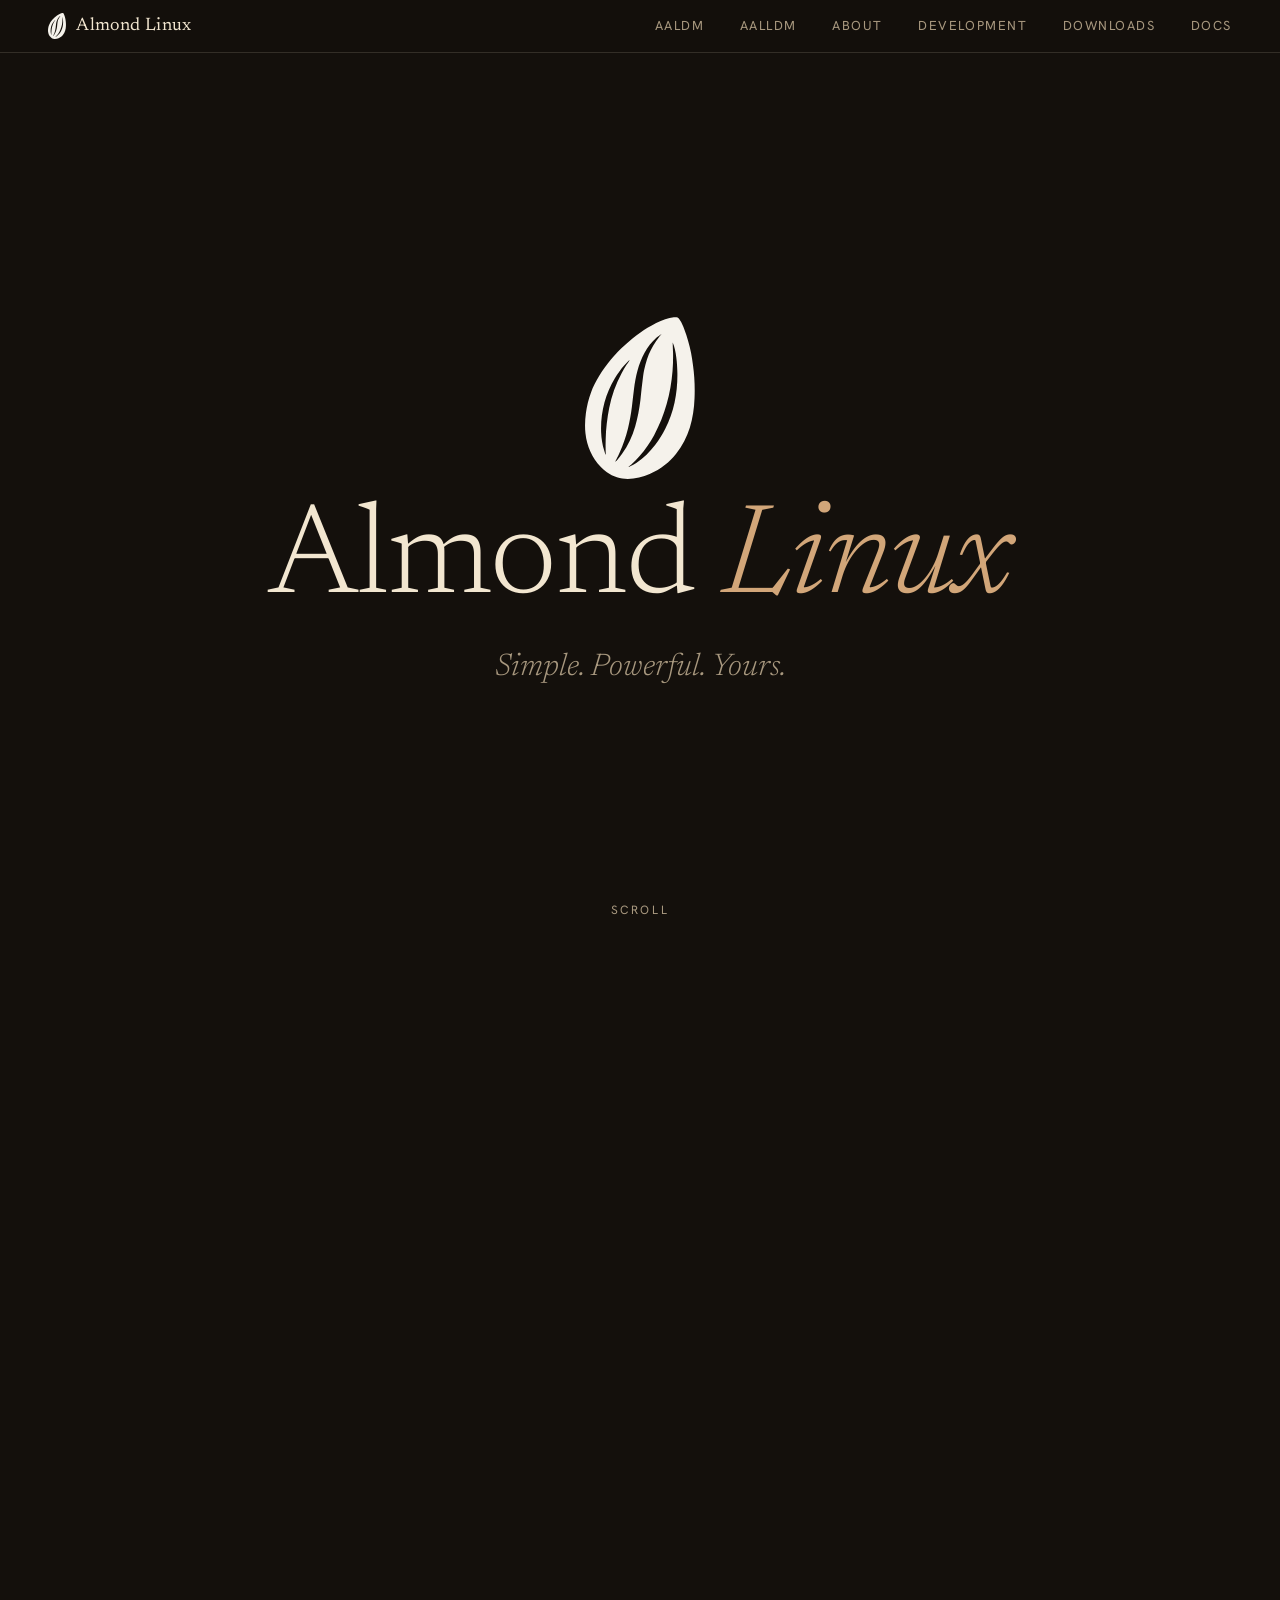
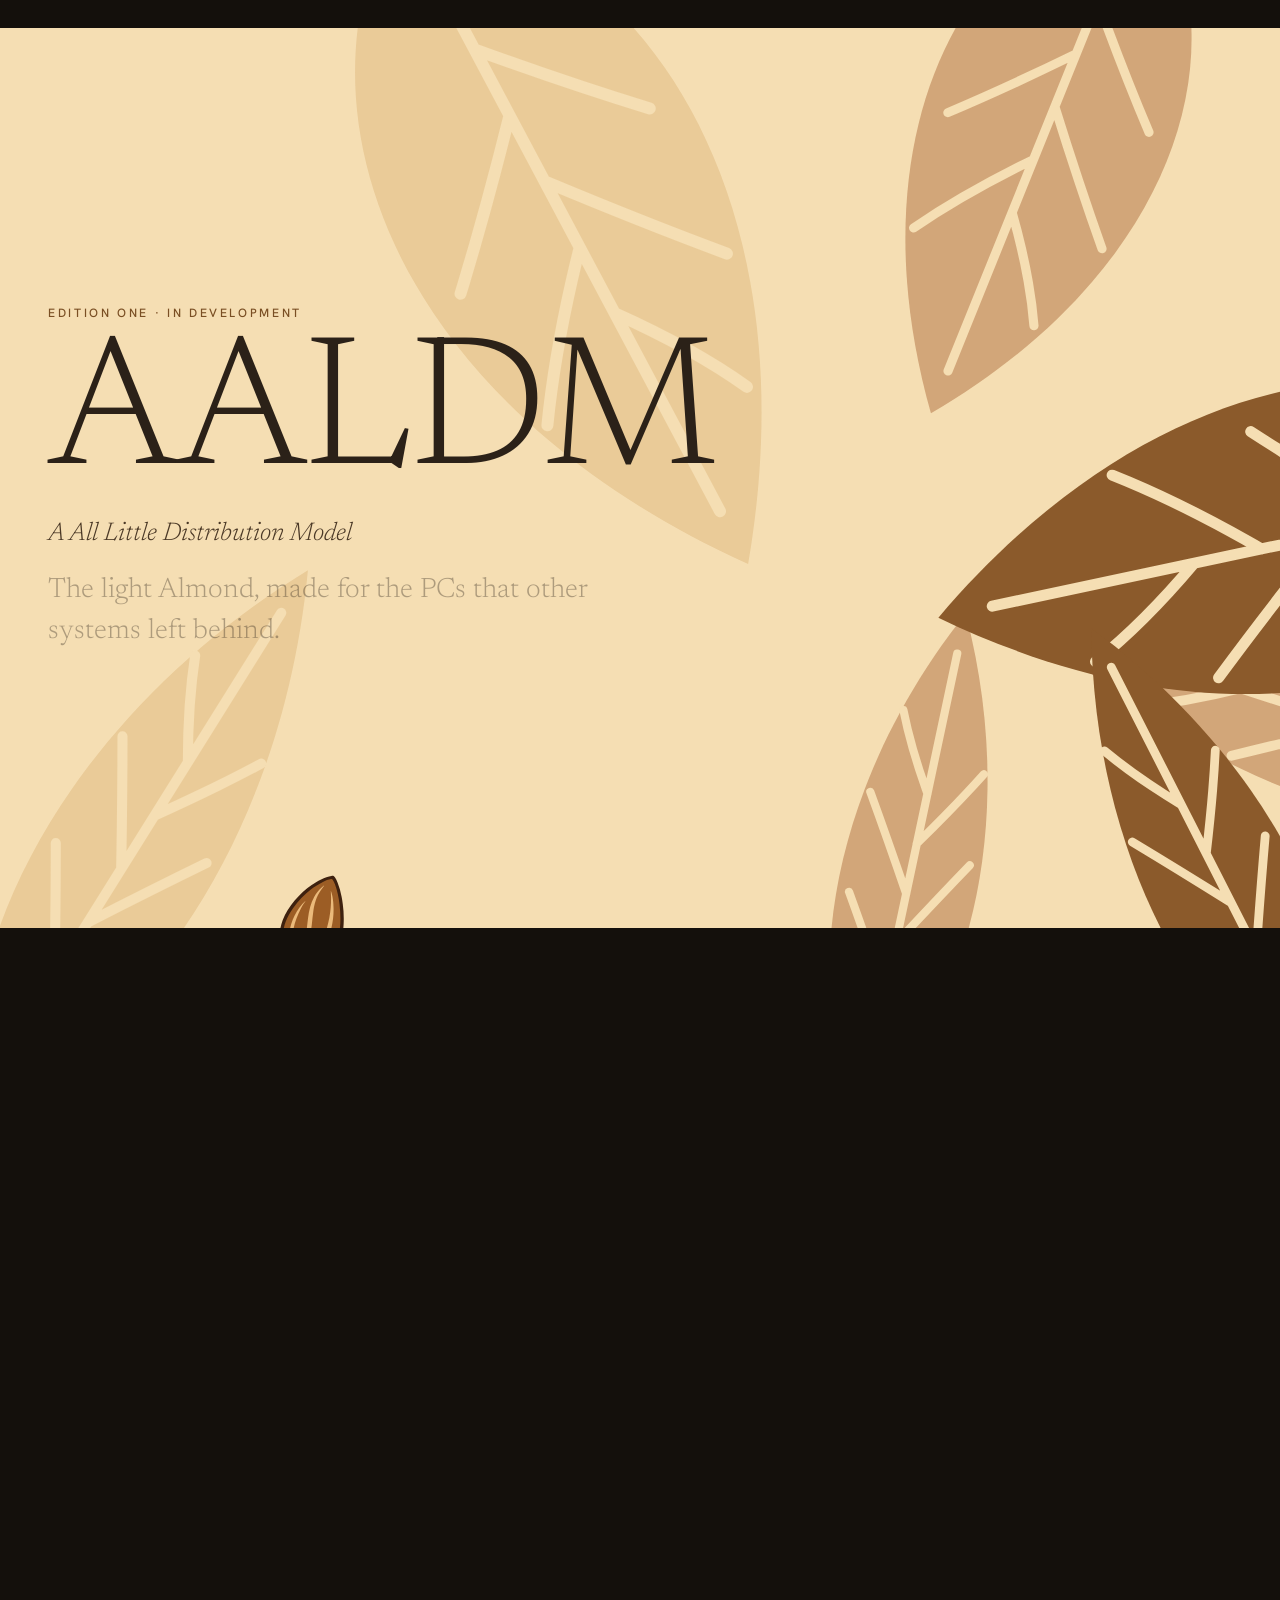
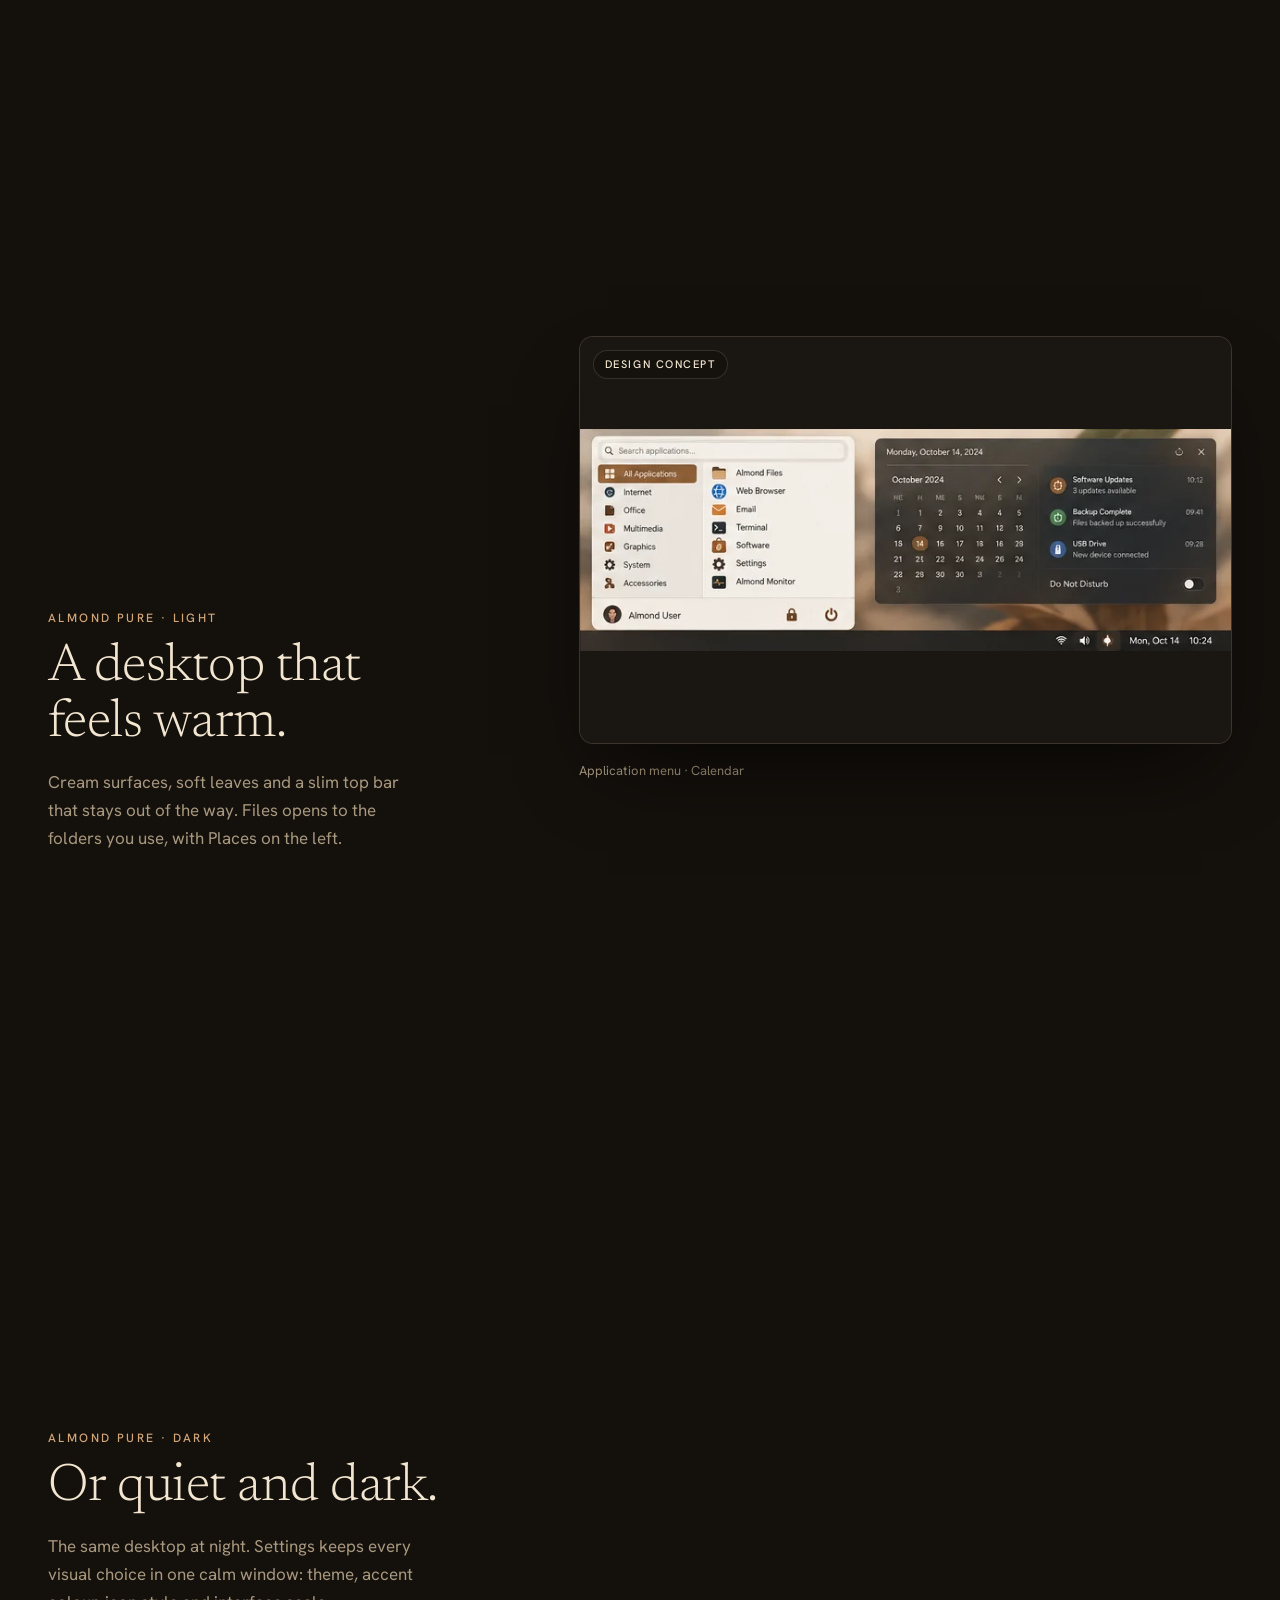
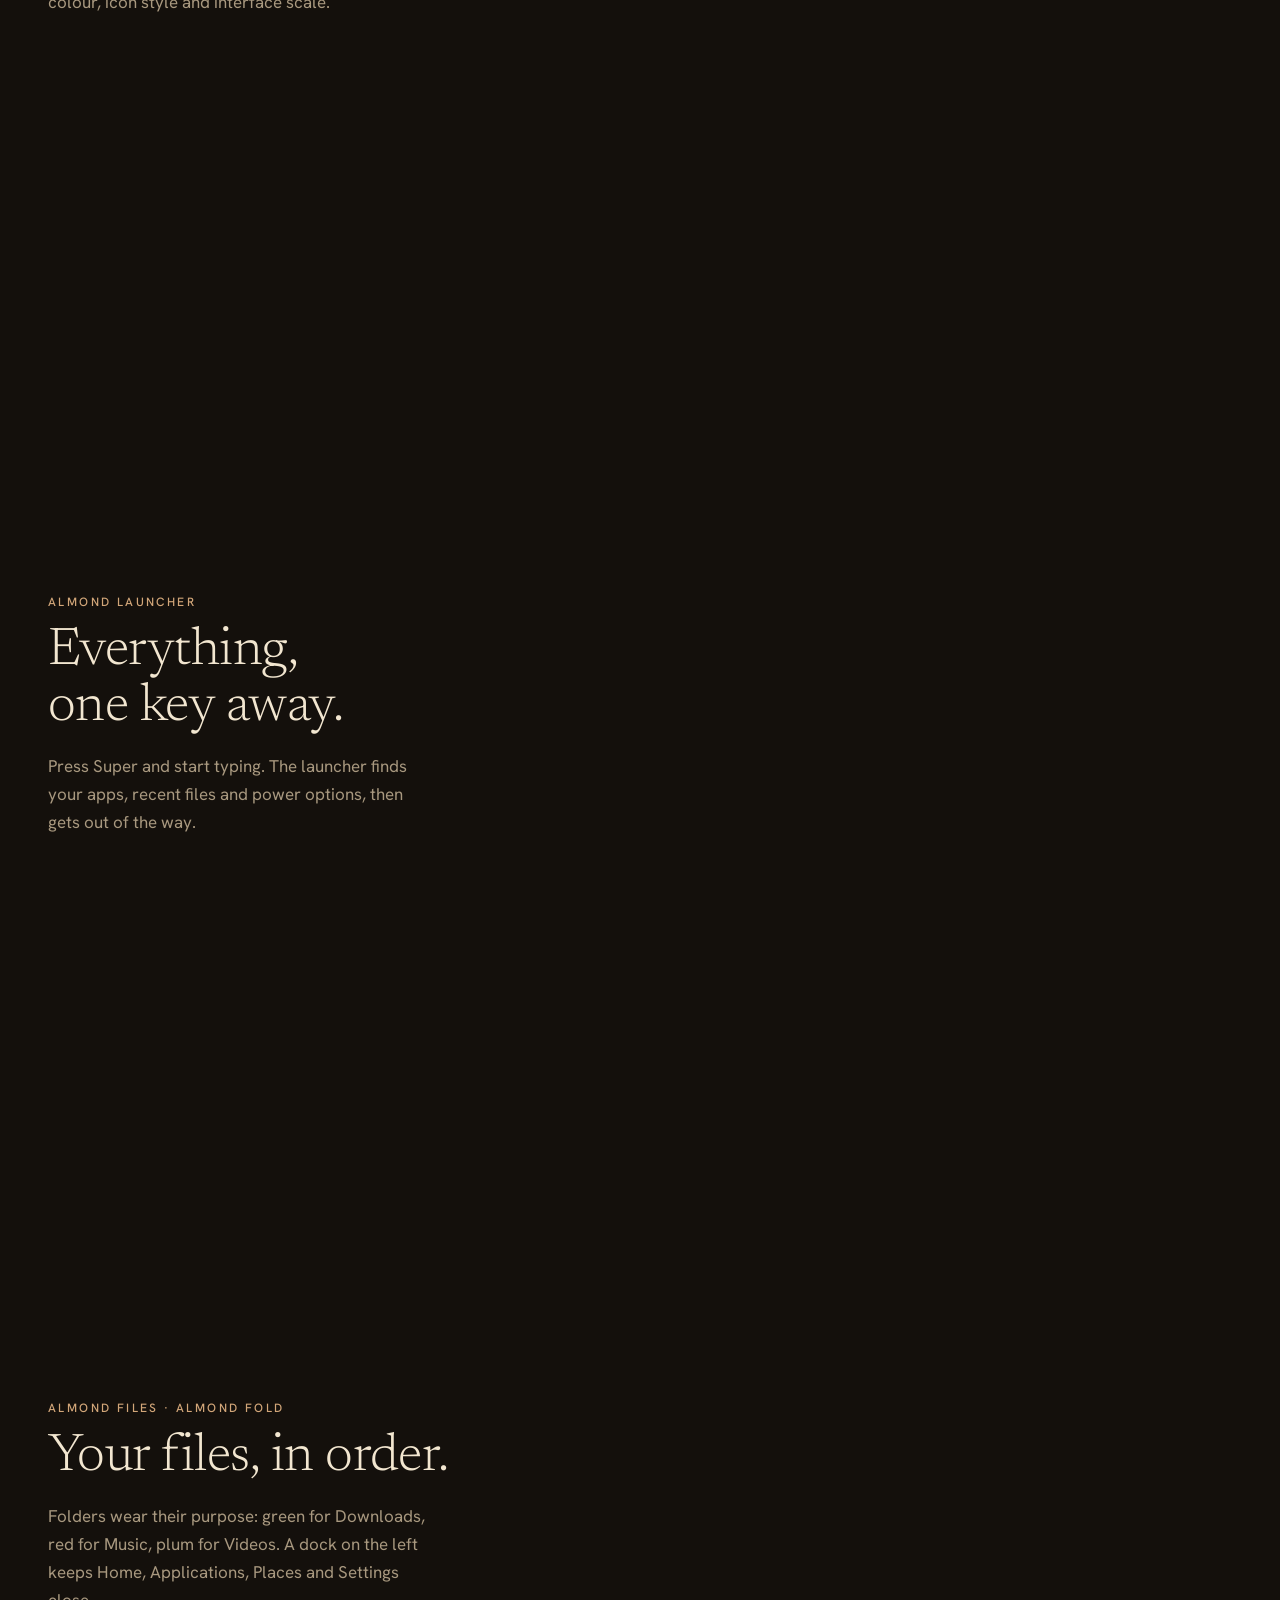
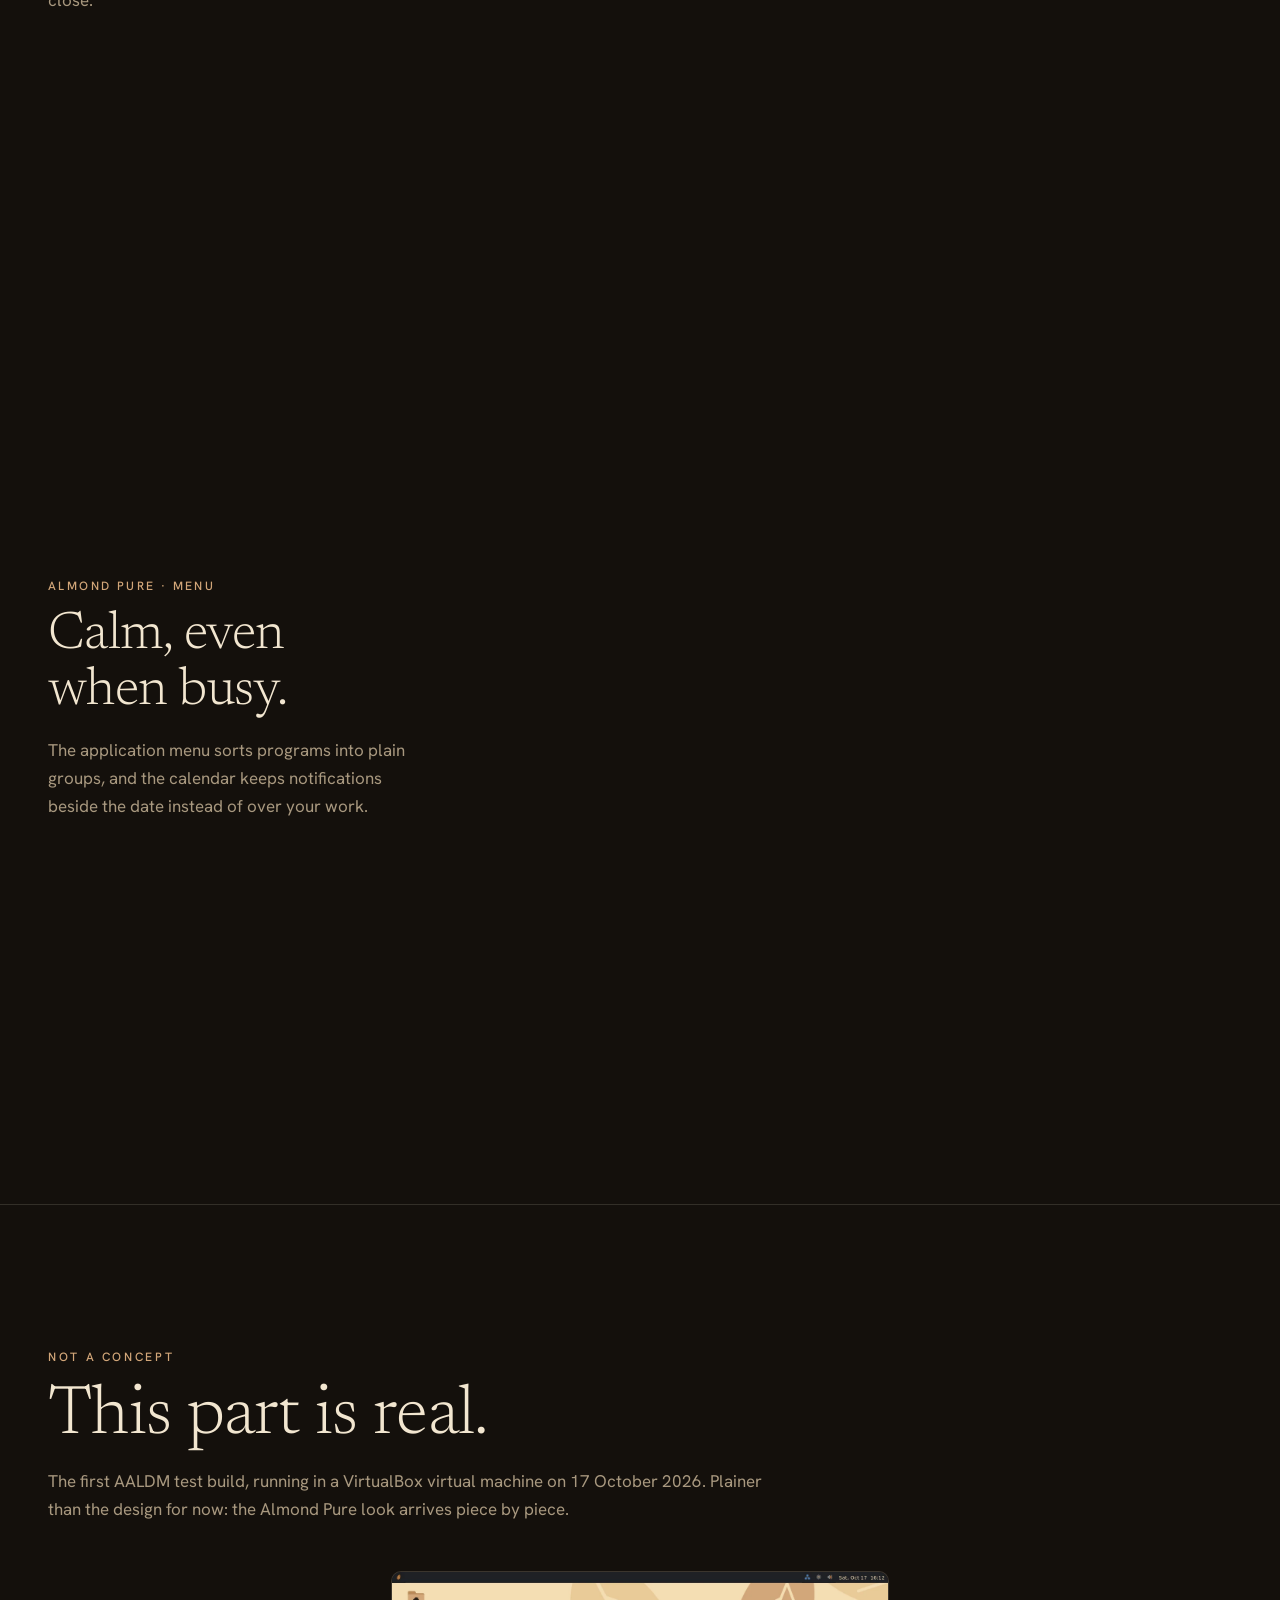
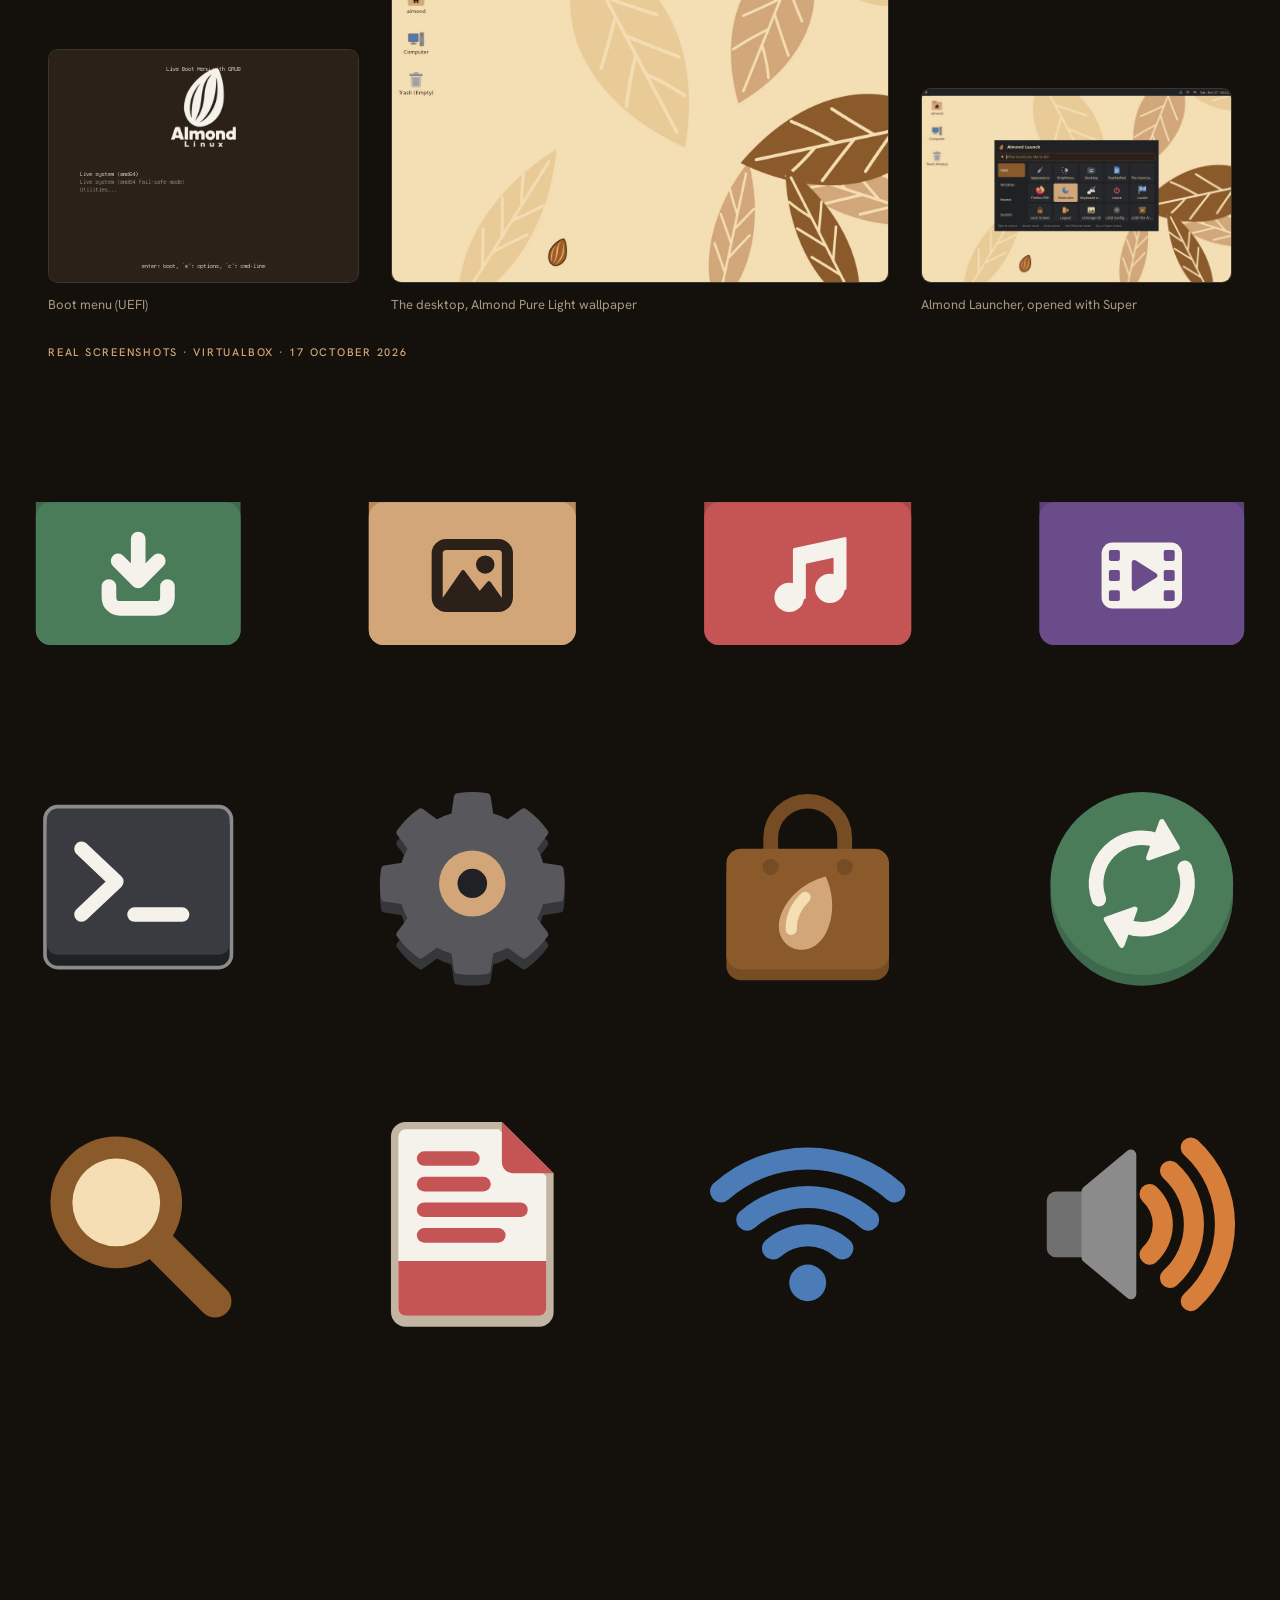
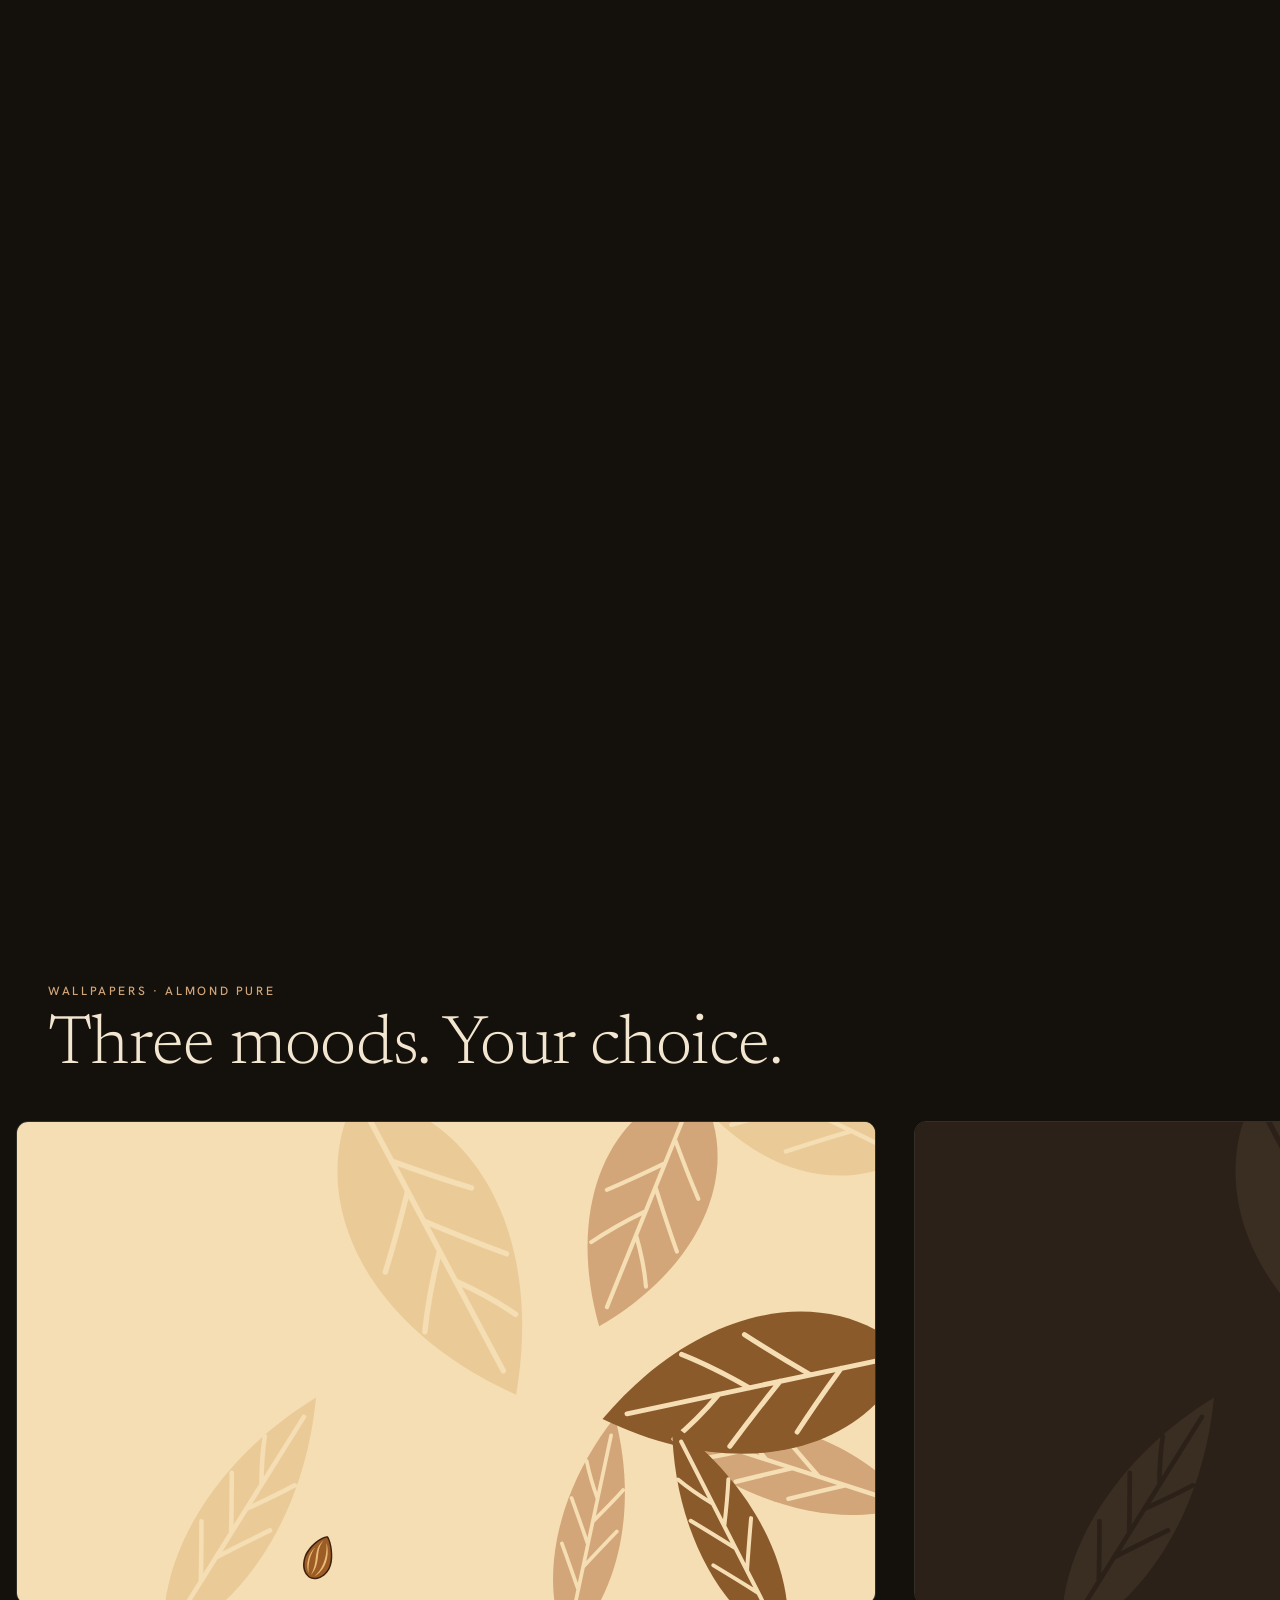
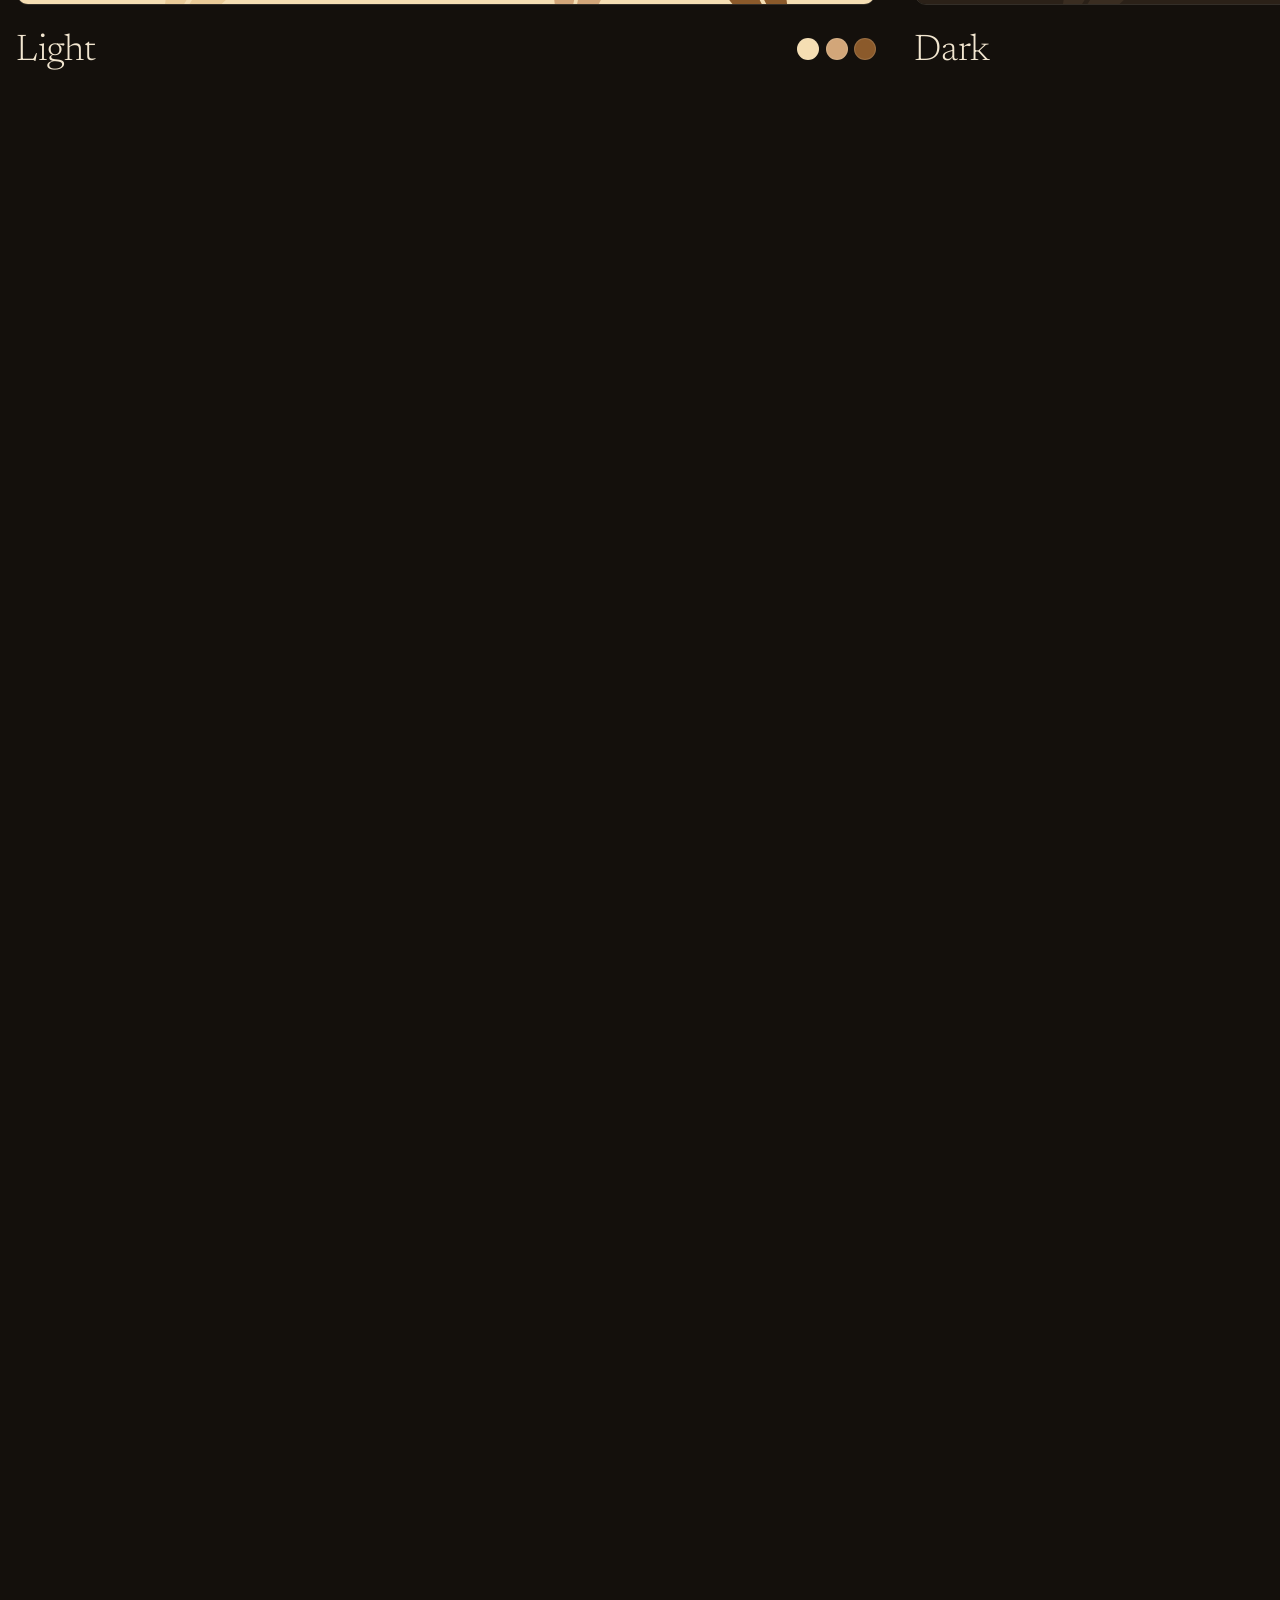
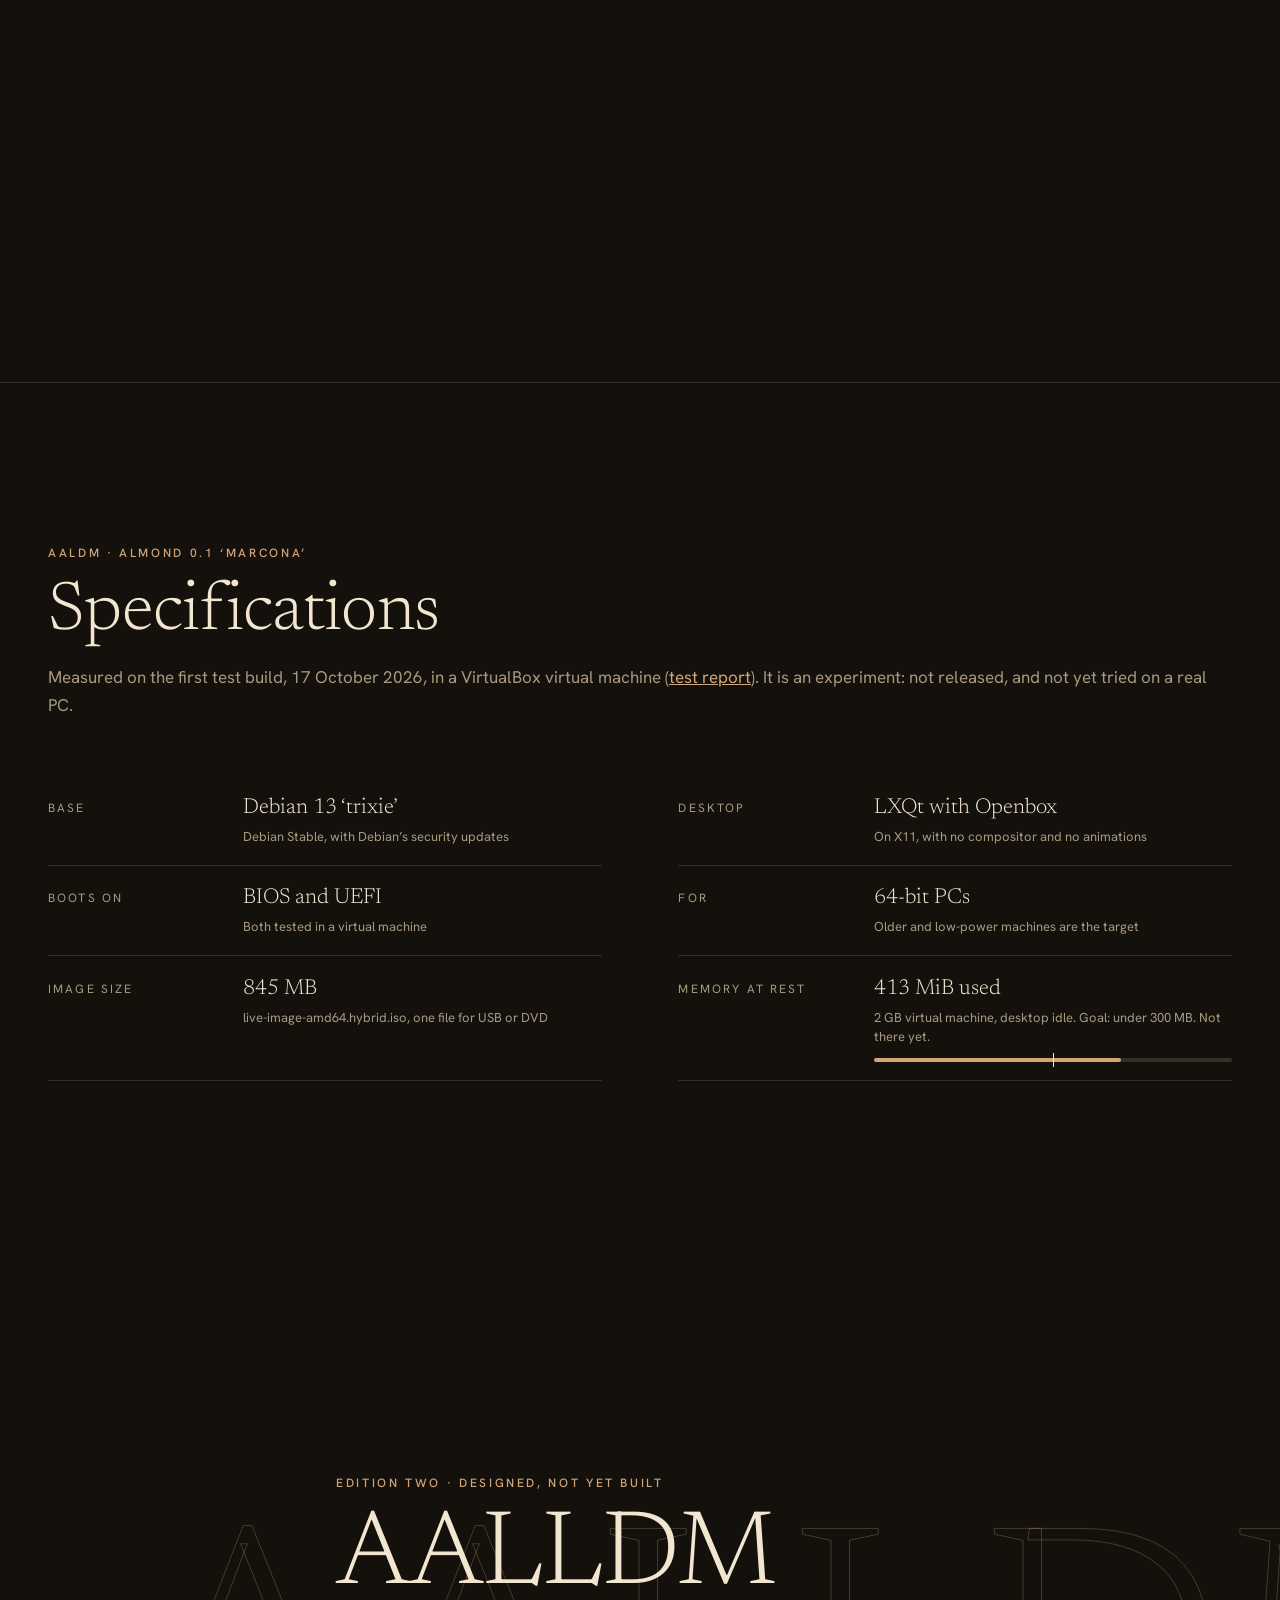
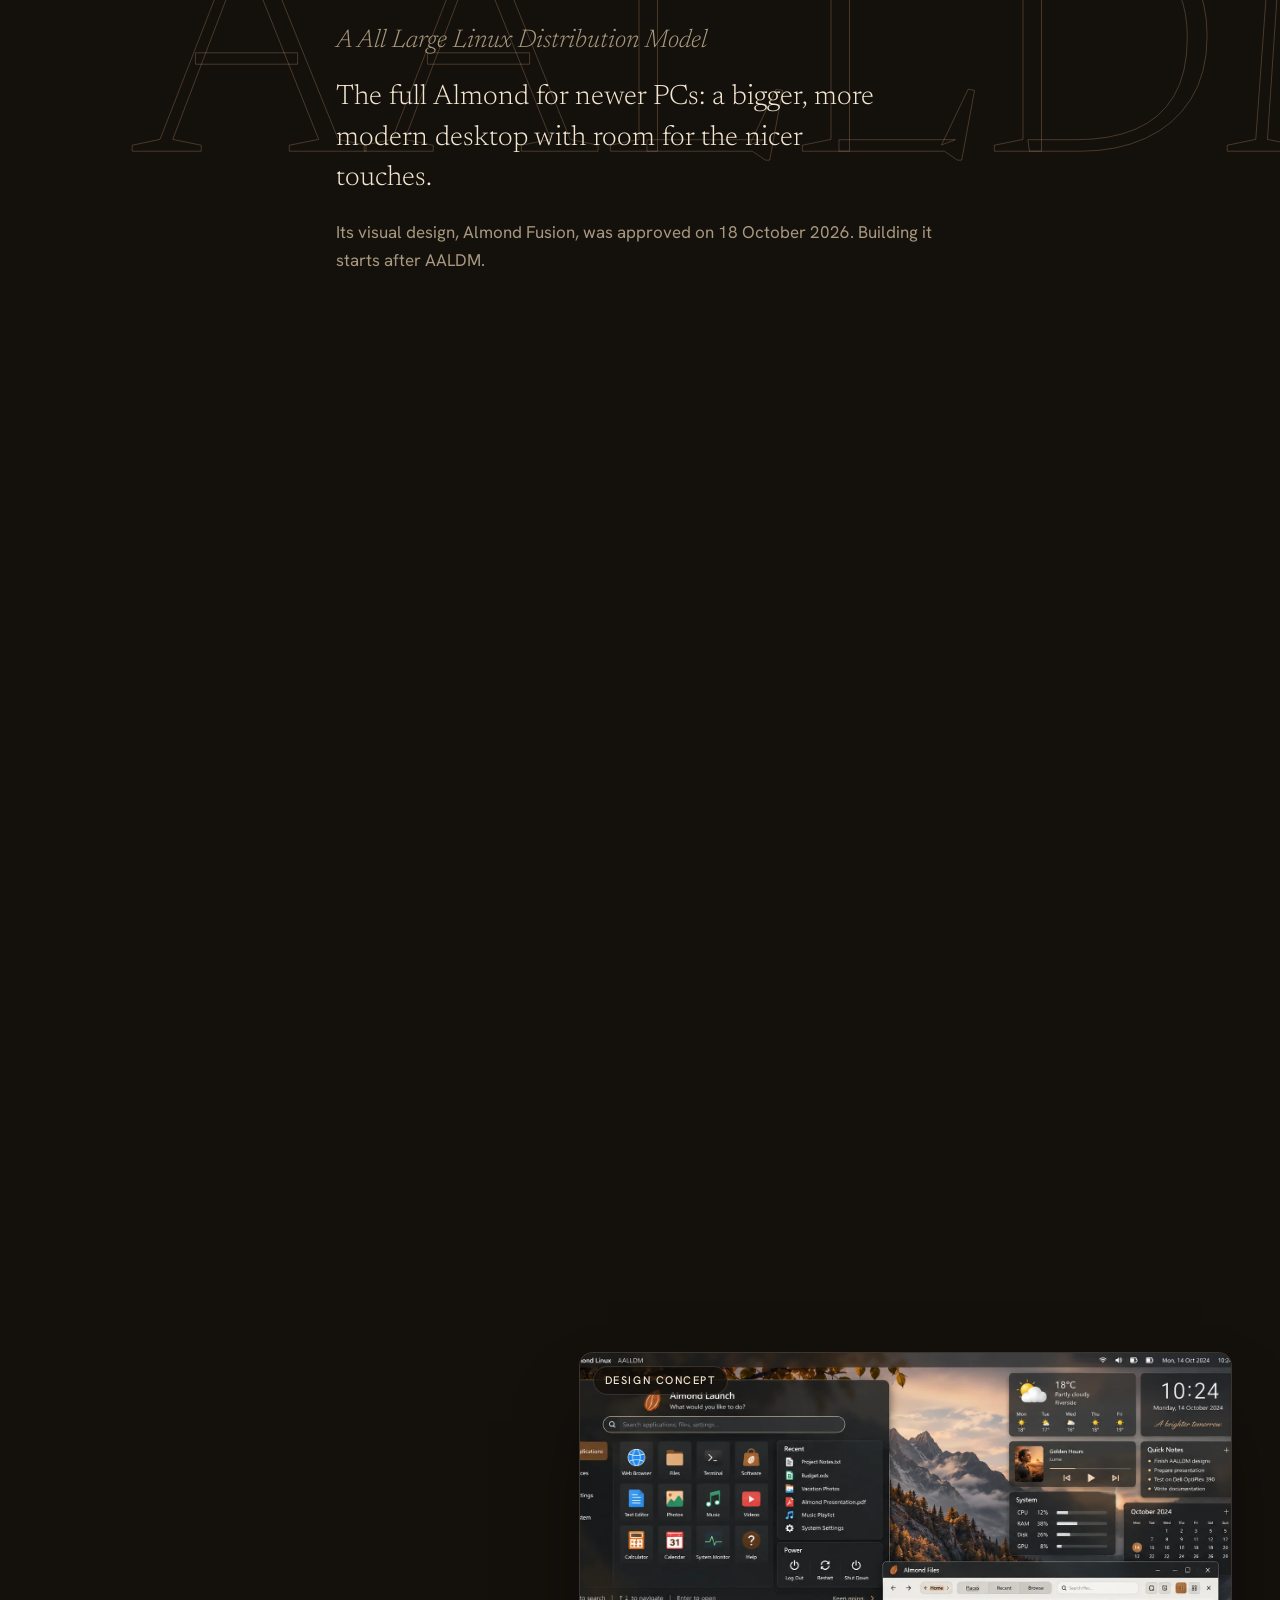
<file: index.html>
<!doctype html>
<html lang="en">
<head>
<meta charset="utf-8">
<meta name="viewport" content="width=device-width, initial-scale=1, viewport-fit=cover">
<title>Almond Linux – Simple. Powerful. Yours.</title>
<meta name="description" content="Almond Linux is an independent Linux distribution project in two editions: AALDM for older 64-bit PCs and AALLDM for newer ones. Early development; nothing released yet.">
<meta name="theme-color" content="#14100c">
<meta name="color-scheme" content="dark">
<script>document.documentElement.classList.add('js')</script>
<link rel="icon" href="favicon.ico?v=2" sizes="48x48">
<link rel="icon" type="image/svg+xml" href="favicon.svg?v=2">
<link rel="icon" type="image/png" sizes="32x32" href="assets/images/favicon-32.png?v=2">
<link rel="apple-touch-icon" sizes="180x180" href="apple-touch-icon.png?v=2">
<link rel="mask-icon" href="safari-pinned-tab.svg?v=2" color="#8B5A2B">
<link rel="manifest" href="site.webmanifest?v=2">
<meta property="og:type" content="website">
<meta property="og:title" content="Almond Linux – Simple. Powerful. Yours.">
<meta property="og:description" content="An independent Linux distribution project in two editions, AALDM and AALLDM. Early development.">
<meta property="og:image" content="https://almondlinux.github.io/assets/images/og-image.png">
<meta property="og:image:alt" content="The Almond Linux logo: a brown almond above the words Almond Linux">
<meta name="twitter:card" content="summary_large_image">
<link rel="preload" href="assets/fonts/newsreader-latin-300-normal.woff2" as="font" type="font/woff2" crossorigin>
<link rel="stylesheet" href="assets/css/showcase.css">
<script src="assets/js/showcase.js" defer></script>
</head>
<body>
<a class="skip" href="#main">Skip to content</a>
<header class="bar">
  <div class="wrap">
    <a class="brand" href="index.html"><img src="assets/showcase/svg/almond-mark-mono-light.svg" alt="" width="18" height="26">Almond Linux</a>
    <nav aria-label="Main">
      <a href="#aaldm">AALDM</a>
      <a href="#aalldm">AALLDM</a>
      <a href="about.html">About</a>
      <a class="opt" href="development.html">Development</a>
      <a class="opt" href="downloads.html">Downloads</a>
      <a class="opt" href="docs.html">Docs</a>
    </nav>
  </div>
</header>

<main id="main">
  <section class="hero" id="top" data-p>
    <div class="stage">
      <div class="glow"></div>
      <div class="inner wrap">
        <img class="mark" src="assets/showcase/svg/almond-mark-mono-light.svg" alt="The Almond Linux mark" width="110" height="161">
        <h1>Almond <em>Linux</em></h1>
        <p class="sub">Simple. Powerful. Yours.</p>
      </div>
      <p class="scroll-cue">Scroll</p>
    </div>
  </section>

  <section class="opener" id="aaldm" data-p>
    <div class="stage">
      <img class="wall" src="assets/showcase/svg/almond-pure-light.svg" alt="" width="1920" height="1080">
      <div class="copy wrap">
        <p class="eyebrow">Edition one · in development</p>
        <h2>AALDM</h2>
        <p class="expansion">A All Little Distribution Model</p>
        <p class="lede">The light Almond, made for the PCs that other systems left behind.</p>
      </div>
    </div>
  </section>

  <section class="story" aria-label="Almond Pure, the look of AALDM">
    <div class="wrap grid">
      <div class="steps">
        <article class="step" data-shot="0" data-name="Almond Pure Light">
          <p class="num">ALMOND PURE · LIGHT</p>
          <h3>A desktop that feels warm.</h3>
          <p>Cream surfaces, soft leaves and a slim top bar that stays out of the way. Files opens to the folders you use, with Places on the left.</p>
          <figure class="inline-shot"><span class="chip">Design concept</span><img src="assets/showcase/img/pure-light-desktop.webp" alt="Design concept: Almond Pure Light desktop with the Files window" width="704" height="402" loading="lazy"></figure>
        </article>
        <article class="step" data-shot="1" data-name="Almond Pure Dark · Settings">
          <p class="num">ALMOND PURE · DARK</p>
          <h3>Or quiet and dark.</h3>
          <p>The same desktop at night. Settings keeps every visual choice in one calm window: theme, accent colour, icon style and interface scale.</p>
          <figure class="inline-shot"><span class="chip">Design concept</span><img src="assets/showcase/img/pure-dark-settings.webp" alt="Design concept: Almond Pure Dark desktop with Settings open on Appearance" width="704" height="378" loading="lazy"></figure>
        </article>
        <article class="step" data-shot="2" data-name="Almond Launcher">
          <p class="num">ALMOND LAUNCHER</p>
          <h3>Everything, one key away.</h3>
          <p>Press Super and start typing. The launcher finds your apps, recent files and power options, then gets out of the way.</p>
          <figure class="inline-shot"><span class="chip">Design concept</span><img src="assets/showcase/img/launcher.webp" alt="Design concept: the Almond Launcher with apps, recent files and power controls" width="552" height="384" loading="lazy"></figure>
        </article>
        <article class="step" data-shot="3" data-name="Almond Files · Almond Fold">
          <p class="num">ALMOND FILES · ALMOND FOLD</p>
          <h3>Your files, in order.</h3>
          <p>Folders wear their purpose: green for Downloads, red for Music, plum for Videos. A dock on the left keeps Home, Applications, Places and Settings close.</p>
          <figure class="inline-shot"><span class="chip">Design concept</span><img src="assets/showcase/img/pure-dark-desktop.webp" alt="Design concept: dark Almond desktop with a side dock and the Files window" width="898" height="465" loading="lazy"></figure>
        </article>
        <article class="step" data-shot="4" data-name="Application menu · Calendar">
          <p class="num">ALMOND PURE · MENU</p>
          <h3>Calm, even when busy.</h3>
          <p>The application menu sorts programs into plain groups, and the calendar keeps notifications beside the date instead of over your work.</p>
          <figure class="inline-shot"><span class="chip">Design concept</span><img src="assets/showcase/img/pure-menu-calendar.webp" alt="Design concept: application menu and calendar with notifications" width="704" height="240" loading="lazy"></figure>
        </article>
      </div>
      <div class="frame-col" aria-hidden="true">
        <div class="frame">
          <span class="chip">Design concept</span>
          <div class="screen">
            <img class="on" src="assets/showcase/img/pure-light-desktop.webp" alt="" width="704" height="402">
            <img src="assets/showcase/img/pure-dark-settings.webp" alt="" width="704" height="378">
            <img class="contain" src="assets/showcase/img/launcher.webp" alt="" width="552" height="384">
            <img src="assets/showcase/img/pure-dark-desktop.webp" alt="" width="898" height="465">
            <img class="contain" src="assets/showcase/img/pure-menu-calendar.webp" alt="" width="704" height="240">
          </div>
          <p class="caption">Almond Pure Light</p>
        </div>
      </div>
    </div>
  </section>


  <section class="real" aria-labelledby="h-real">
    <div class="wrap">
      <div class="real-head">
        <p class="eyebrow">Not a concept</p>
        <h2 id="h-real">This part is real.</h2>
        <p class="muted">The first AALDM test build, running in a VirtualBox virtual machine on 17 October 2026. Plainer than the design for now: the Almond Pure look arrives piece by piece.</p>
      </div>
      <div class="real-row">
        <figure><img src="assets/showcase/img/real-boot.webp" alt="Real screenshot: the Almond Linux boot menu with the almond logo" width="800" height="600" loading="lazy"><figcaption>Boot menu (UEFI)</figcaption></figure>
        <figure class="wide"><img src="assets/showcase/img/real-desktop.webp" alt="Real screenshot: the AALDM desktop with the Almond Pure Light wallpaper" width="1280" height="800" loading="lazy"><figcaption>The desktop, Almond Pure Light wallpaper</figcaption></figure>
        <figure><img src="assets/showcase/img/real-launcher.webp" alt="Real screenshot: the Almond Launcher open on the AALDM desktop" width="1280" height="800" loading="lazy"><figcaption>Almond Launcher, opened with Super</figcaption></figure>
      </div>
      <p class="real-note">Real screenshots · VirtualBox · 17 October 2026</p>
    </div>
  </section>

  <section class="icons" data-p aria-label="Almond Pure icons">
    <div class="stage">
      <div class="icon-grid">
        <img src="assets/showcase/svg/user-home.svg" alt="Home folder" width="64" height="64">
        <img src="assets/showcase/svg/folder-documents.svg" alt="Documents folder" width="64" height="64">
        <img src="assets/showcase/svg/folder-download.svg" alt="Downloads folder" width="64" height="64">
        <img src="assets/showcase/svg/folder-pictures.svg" alt="Pictures folder" width="64" height="64">
        <img src="assets/showcase/svg/folder-music.svg" alt="Music folder" width="64" height="64">
        <img src="assets/showcase/svg/folder-videos.svg" alt="Videos folder" width="64" height="64">
        <img src="assets/showcase/svg/user-desktop.svg" alt="Desktop folder" width="64" height="64">
        <img src="assets/showcase/svg/folder-projects.svg" alt="Projects folder" width="64" height="64">
        <img src="assets/showcase/svg/almond-launch.svg" alt="Almond Launcher" width="64" height="64">
        <img src="assets/showcase/svg/system-file-manager.svg" alt="Files" width="64" height="64">
        <img src="assets/showcase/svg/utilities-terminal.svg" alt="Terminal" width="64" height="64">
        <img src="assets/showcase/svg/preferences-system.svg" alt="Settings" width="64" height="64">
        <img src="assets/showcase/svg/system-software-install.svg" alt="Software" width="64" height="64">
        <img src="assets/showcase/svg/system-software-update.svg" alt="Updates" width="64" height="64">
        <img src="assets/showcase/svg/web-browser.svg" alt="Web browser" width="64" height="64">
        <img src="assets/showcase/svg/accessories-text-editor.svg" alt="Text editor" width="64" height="64">
        <img src="assets/showcase/svg/accessories-calculator.svg" alt="Calculator" width="64" height="64">
        <img src="assets/showcase/svg/x-office-calendar.svg" alt="Calendar" width="64" height="64">
        <img src="assets/showcase/svg/system-search.svg" alt="Search" width="64" height="64">
        <img src="assets/showcase/svg/application-pdf.svg" alt="PDF document" width="64" height="64">
        <img src="assets/showcase/svg/network-wireless-signal-excellent.svg" alt="Wi-Fi" width="64" height="64">
        <img src="assets/showcase/svg/audio-volume-high.svg" alt="Volume" width="64" height="64">
        <img src="assets/showcase/svg/battery-good.svg" alt="Battery" width="64" height="64">
        <img src="assets/showcase/svg/system-shutdown.svg" alt="Shut down" width="64" height="64">
      </div>
      <div class="label wrap">
        <p class="eyebrow">Real files, not a mockup</p>
        <h2>Almond Pure icons</h2>
        <p class="muted">Flat, warm and readable down to sixteen pixels. Every icon here is drawn from the Almond Pure icon theme.</p>
      </div>
    </div>
  </section>

  <section class="moods" data-p aria-label="Three moods">
    <div class="stage">
      <div class="head wrap">
        <p class="eyebrow">Wallpapers · Almond Pure</p>
        <h2>Three moods. Your choice.</h2>
      </div>
      <div class="track" id="track">
        <article class="mood">
          <div class="pic"><img src="assets/showcase/svg/almond-pure-light.svg" alt="Almond Pure Light wallpaper: golden leaves on cream" width="1920" height="1080" loading="lazy"></div>
          <div class="meta"><h3>Light</h3><div class="swatches" aria-hidden="true"><span style="background:#f5deb3"></span><span style="background:#d2a679"></span><span style="background:#8b5a2b"></span></div></div>
        </article>
        <article class="mood">
          <div class="pic"><img src="assets/showcase/svg/almond-pure-dark.svg" alt="Almond Pure Dark wallpaper: brown leaves on dark brown" width="1920" height="1080" loading="lazy"></div>
          <div class="meta"><h3>Dark</h3><div class="swatches" aria-hidden="true"><span style="background:#2b2118"></span><span style="background:#202125"></span><span style="background:#d2a679"></span></div></div>
        </article>
        <article class="mood">
          <div class="pic"><img src="assets/showcase/svg/almond-pure-ocean.svg" alt="Almond Pure Ocean wallpaper: blue leaves on deep blue" width="1920" height="1080" loading="lazy"></div>
          <div class="meta"><h3>Ocean</h3><div class="swatches" aria-hidden="true"><span style="background:#1e2c3b"></span><span style="background:#2f5a8a"></span><span style="background:#4b7cb8"></span></div></div>
        </article>
      </div>
    </div>
  </section>

  <section class="specs" id="specs">
    <div class="wrap">
      <div class="top">
        <p class="eyebrow">AALDM · Almond 0.1 ‘Marcona’</p>
        <h2>Specifications</h2>
        <p class="muted">Measured on the first test build, 17 October 2026, in a VirtualBox virtual machine (<a href="https://github.com/AlmondLinux/almond-linux/blob/ai-bridge/phase-1/tests/results/2026-10-17-vm/RESULTS.md">test report</a>). It is an experiment: not released, and not yet tried on a real PC.</p>
      </div>
      <dl class="ledger">
        <div class="row"><dt>Base</dt><dd>Debian 13 ‘trixie’<small>Debian Stable, with Debian’s security updates</small></dd></div>
        <div class="row"><dt>Desktop</dt><dd>LXQt with Openbox<small>On X11, with no compositor and no animations</small></dd></div>
        <div class="row"><dt>Boots on</dt><dd>BIOS and UEFI<small>Both tested in a virtual machine</small></dd></div>
        <div class="row"><dt>For</dt><dd>64-bit PCs<small>Older and low-power machines are the target</small></dd></div>
        <div class="row"><dt>Image size</dt><dd>845 MB<small>live-image-amd64.hybrid.iso, one file for USB or DVD</small></dd></div>
        <div class="row"><dt>Memory at rest</dt><dd>413 MiB used<small>2 GB virtual machine, desktop idle. Goal: under 300 MB. Not there yet.</small>
          <div class="meter" role="img" aria-label="413 MiB measured against a 300 MB goal"><i style="width:68.9%"></i><b style="left:50%"></b></div></dd></div>
      </dl>
    </div>
  </section>

  <section class="large" id="aalldm" data-p>
    <div class="stage">
      <div class="ghost" aria-hidden="true">AALLDM</div>
      <div class="copy wrap">
        <p class="eyebrow">Edition two · designed, not yet built</p>
        <h2>AALLDM</h2>
        <p class="expansion">A All Large Linux Distribution Model</p>
        <p class="lede">The full Almond for newer PCs: a bigger, more modern desktop with room for the nicer touches.</p>
        <p class="muted">Its visual design, Almond Fusion, was approved on 18 October 2026. Building it starts after AALDM.</p>
      </div>
    </div>
  </section>

  <section class="story story-large" aria-label="Almond Fusion, the look of AALLDM">
    <div class="wrap grid">
      <div class="steps">
        <article class="step" data-shot="0" data-name="AALLDM desktop · Almond Launch">
          <p class="num">AALLDM · THE DESKTOP</p>
          <h3>Room for everything.</h3>
          <p>A wider desktop for newer PCs: the launcher, a side dock, Files with a preview panel, and quiet widgets for the weather, music and the week ahead.</p>
          <figure class="inline-shot"><span class="chip">Design concept</span><img src="assets/showcase/img/aalldm-mountain.webp" alt="Design concept: the AALLDM desktop with Almond Launch, widgets, a side dock and Files" width="1672" height="941" loading="lazy"></figure>
        </article>
        <article class="step" data-shot="1" data-name="Almond Fusion">
          <p class="num">ALMOND FUSION</p>
          <h3>Powerful. Fluid. Personal.</h3>
          <p>Almond Fusion is the AALLDM look: dark panels, warm light and a dock you can reach from anywhere. Files sits in the middle, the widgets keep to the edge.</p>
          <figure class="inline-shot"><span class="chip">Design concept</span><img src="assets/showcase/img/aalldm-fusion.webp" alt="Design concept: Almond Fusion with clock, weather, system and notes widgets beside Almond Files" width="1672" height="516" loading="lazy"></figure>
        </article>
        <article class="step" data-shot="2" data-name="Almond Files Pro · Explore">
          <p class="num">ALMOND FILES PRO · EXPLORE</p>
          <h3>Browse naturally.</h3>
          <p>Places, Recent and Browse live in one header, so the folders get the whole window.</p>
          <figure class="inline-shot"><span class="chip">Design concept</span><img src="assets/showcase/img/files-pro-explore.webp" alt="Design concept: Almond Files Pro, Explore view" width="736" height="884" loading="lazy"></figure>
        </article>
        <article class="step" data-shot="3" data-name="Almond Files Pro · Select">
          <p class="num">ALMOND FILES PRO · SELECT</p>
          <h3>Tools when you need them.</h3>
          <p>Copy, Move, Rename, Delete and Share only appear once something is selected, each with a keyboard shortcut.</p>
          <figure class="inline-shot"><span class="chip">Design concept</span><img src="assets/showcase/img/files-pro-select.webp" alt="Design concept: Almond Files Pro, two folders selected with file actions shown" width="736" height="884" loading="lazy"></figure>
        </article>
        <article class="step" data-shot="4" data-name="Almond Files Pro · Personalize">
          <p class="num">ALMOND FILES PRO · PERSONALIZE</p>
          <h3>Arranged your way.</h3>
          <p>Compact or horizontal navigation, floating or header actions, icon size and folder colours, with a live preview and a reset to default.</p>
          <figure class="inline-shot"><span class="chip">Design concept</span><img src="assets/showcase/img/files-pro-personalize.webp" alt="Design concept: Almond Files Pro personalisation panel with a live preview" width="736" height="884" loading="lazy"></figure>
        </article>
      </div>
      <div class="frame-col" aria-hidden="true">
        <div class="frame">
          <span class="chip">Design concept</span>
          <div class="screen">
            <img class="on" src="assets/showcase/img/aalldm-mountain.webp" alt="" width="1672" height="941">
            <img class="contain" src="assets/showcase/img/aalldm-fusion.webp" alt="" width="1672" height="516">
            <img class="contain panel" src="assets/showcase/img/files-pro-explore.webp" alt="" width="736" height="884">
            <img class="contain panel" src="assets/showcase/img/files-pro-select.webp" alt="" width="736" height="884">
            <img class="contain panel" src="assets/showcase/img/files-pro-personalize.webp" alt="" width="736" height="884">
          </div>
          <p class="caption">AALLDM desktop · Almond Launch</p>
        </div>
      </div>
    </div>
  </section>

  <section class="close">
    <div class="wrap inner">
      <img src="assets/showcase/svg/almond-mark-mono-light.svg" alt="" width="56" height="82">
      <h2>Simple. Powerful. <em>Yours.</em></h2>
      <p class="muted">Almond Linux is an independent project, built in the open.</p>
      <div class="actions">
        <a class="btn solid" href="https://github.com/AlmondLinux/almond-linux">Follow on GitHub</a>
        <a class="btn line" href="https://almondlinux.github.io">Visit almondlinux.github.io</a>
      </div>
    </div>
  </section>
</main>

<footer class="site-foot">
  <div class="wrap">
    <p class="names">Almond Linux · AALLDM / AALDM</p>
    <nav aria-label="Site">
      <ul>
        <li><a href="about.html">About</a></li>
        <li><a href="development.html">Development</a></li>
        <li><a href="downloads.html">Downloads</a></li>
        <li><a href="docs.html">Documentation</a></li>
        <li><a href="docs.html#license">License information</a></li>
        <li><a href="docs.html#contact">Contact</a></li>
        <li><a href="https://github.com/AlmondLinux">GitHub</a></li>
        <li><a href="classic.html">Previous homepage</a></li>
      </ul>
    </nav>
    <div class="legal">
      <p>Desktop pictures marked “Design concept” are design mockups, not screenshots. The icons and wallpapers are real Almond files. Almond Linux 0.1 ‘Marcona’ is in development; nothing has been released yet.</p>
      <p>Almond Linux is an independent project and is not affiliated with Debian, Canonical, Red Hat, AlmaLinux, or any other Linux organization. This site uses no cookies, analytics or trackers.</p>
      <p>Linux® is the registered trademark of Linus Torvalds in the U.S. and other countries. Debian is a registered trademark owned by Software in the Public Interest, Inc.</p>
    </div>
  </div>
</footer>
</body>
</html>
</file>
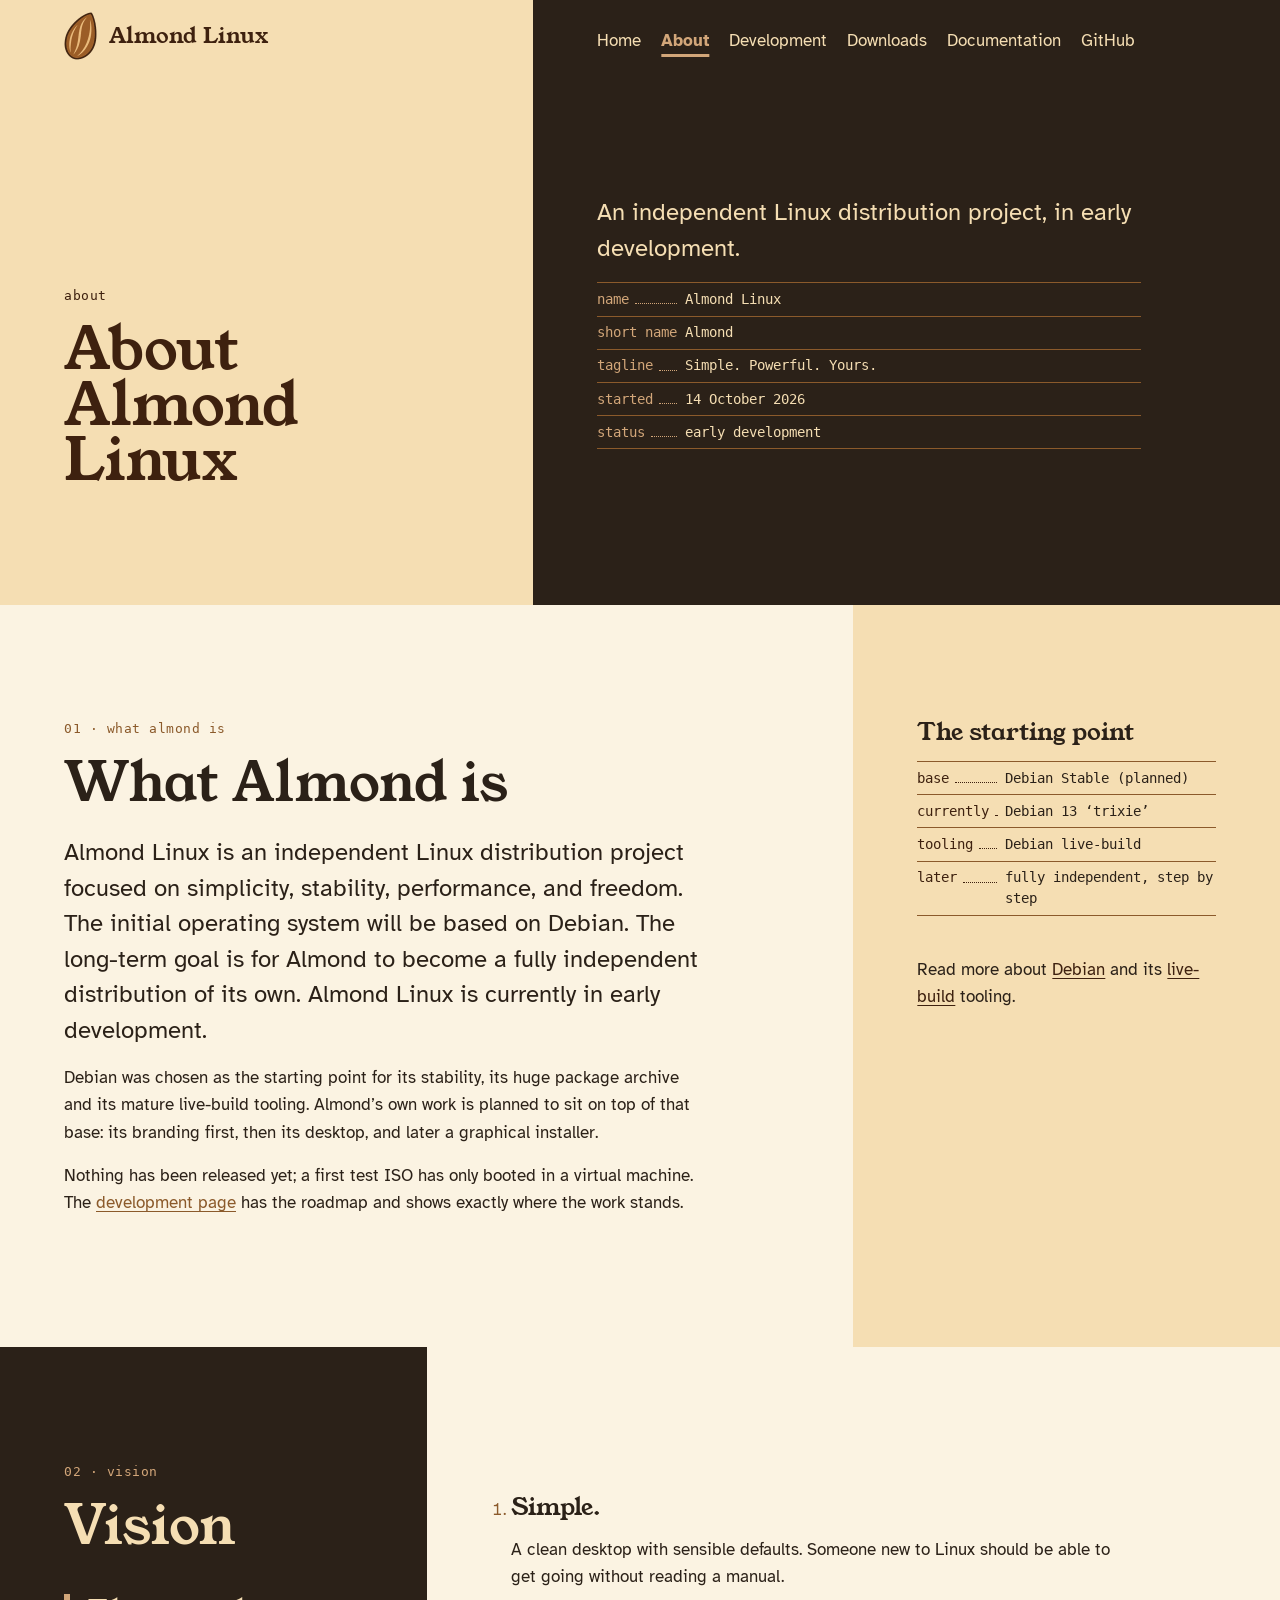
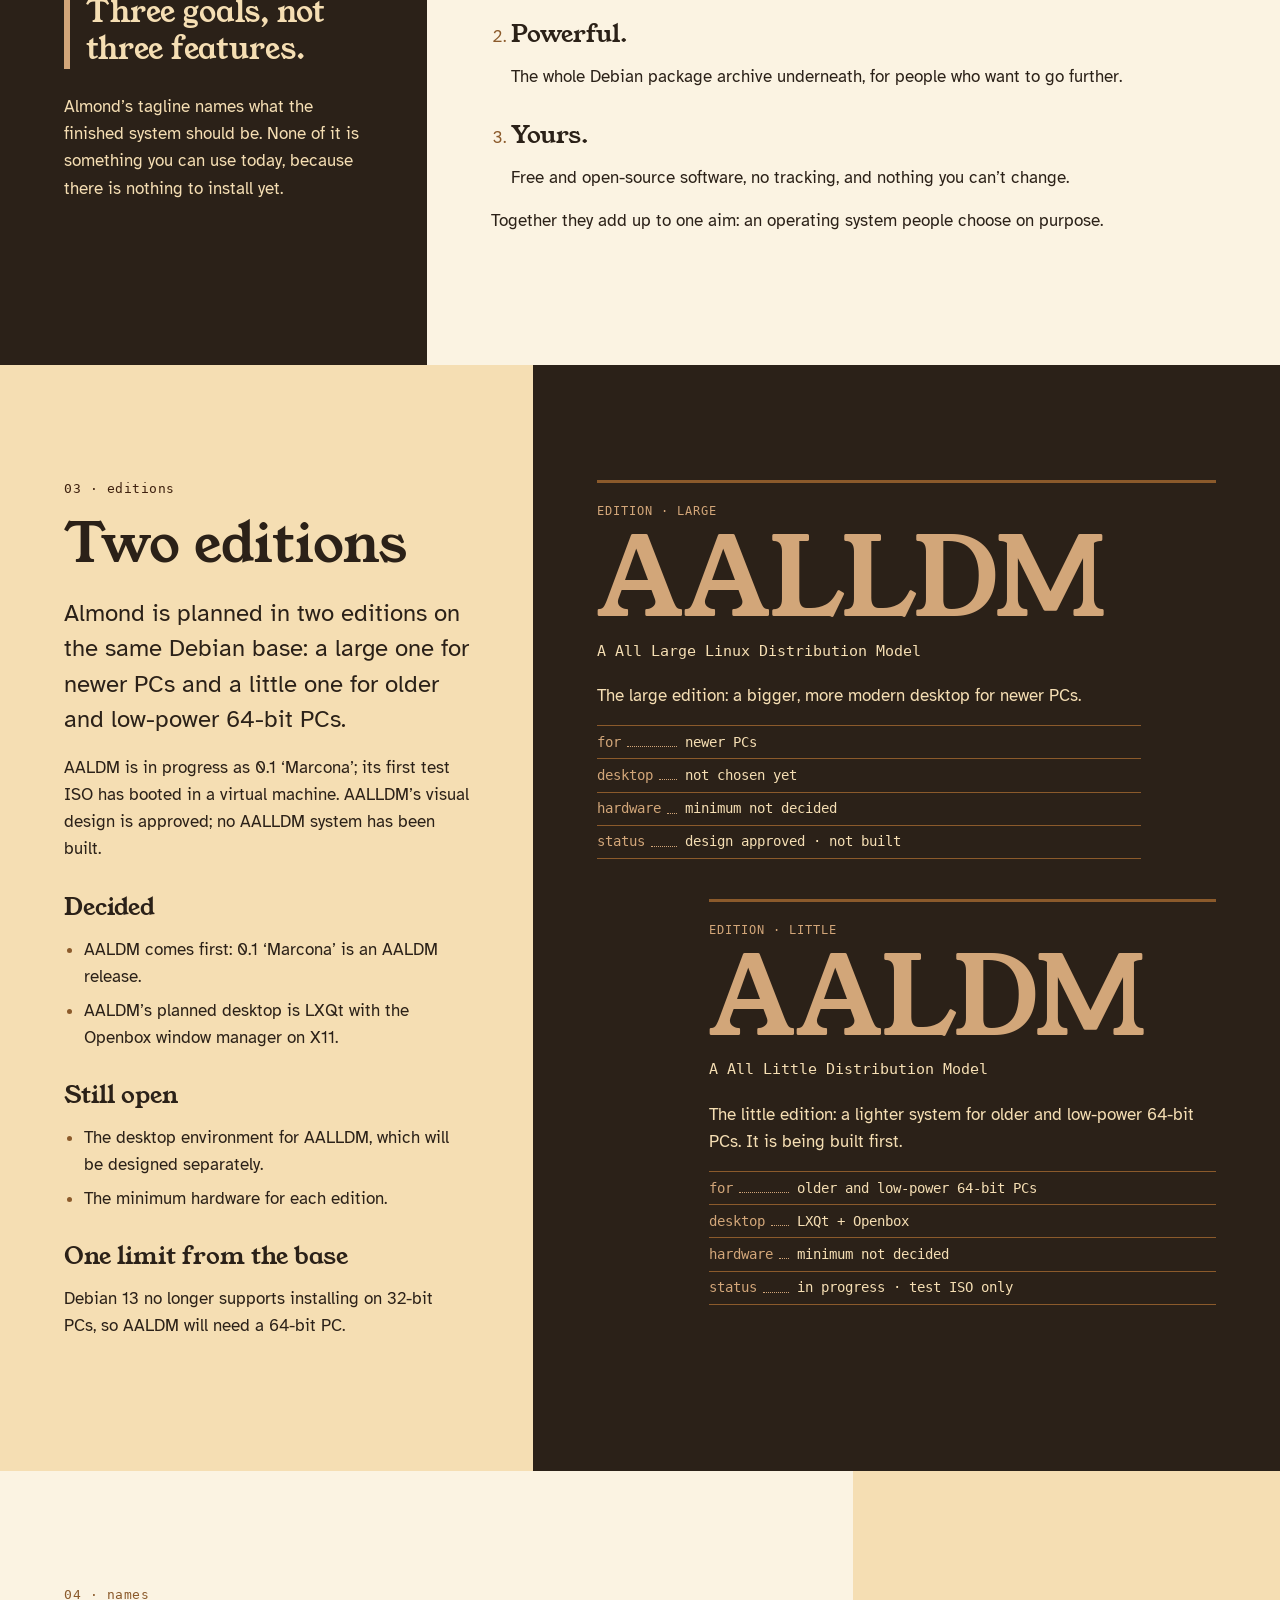
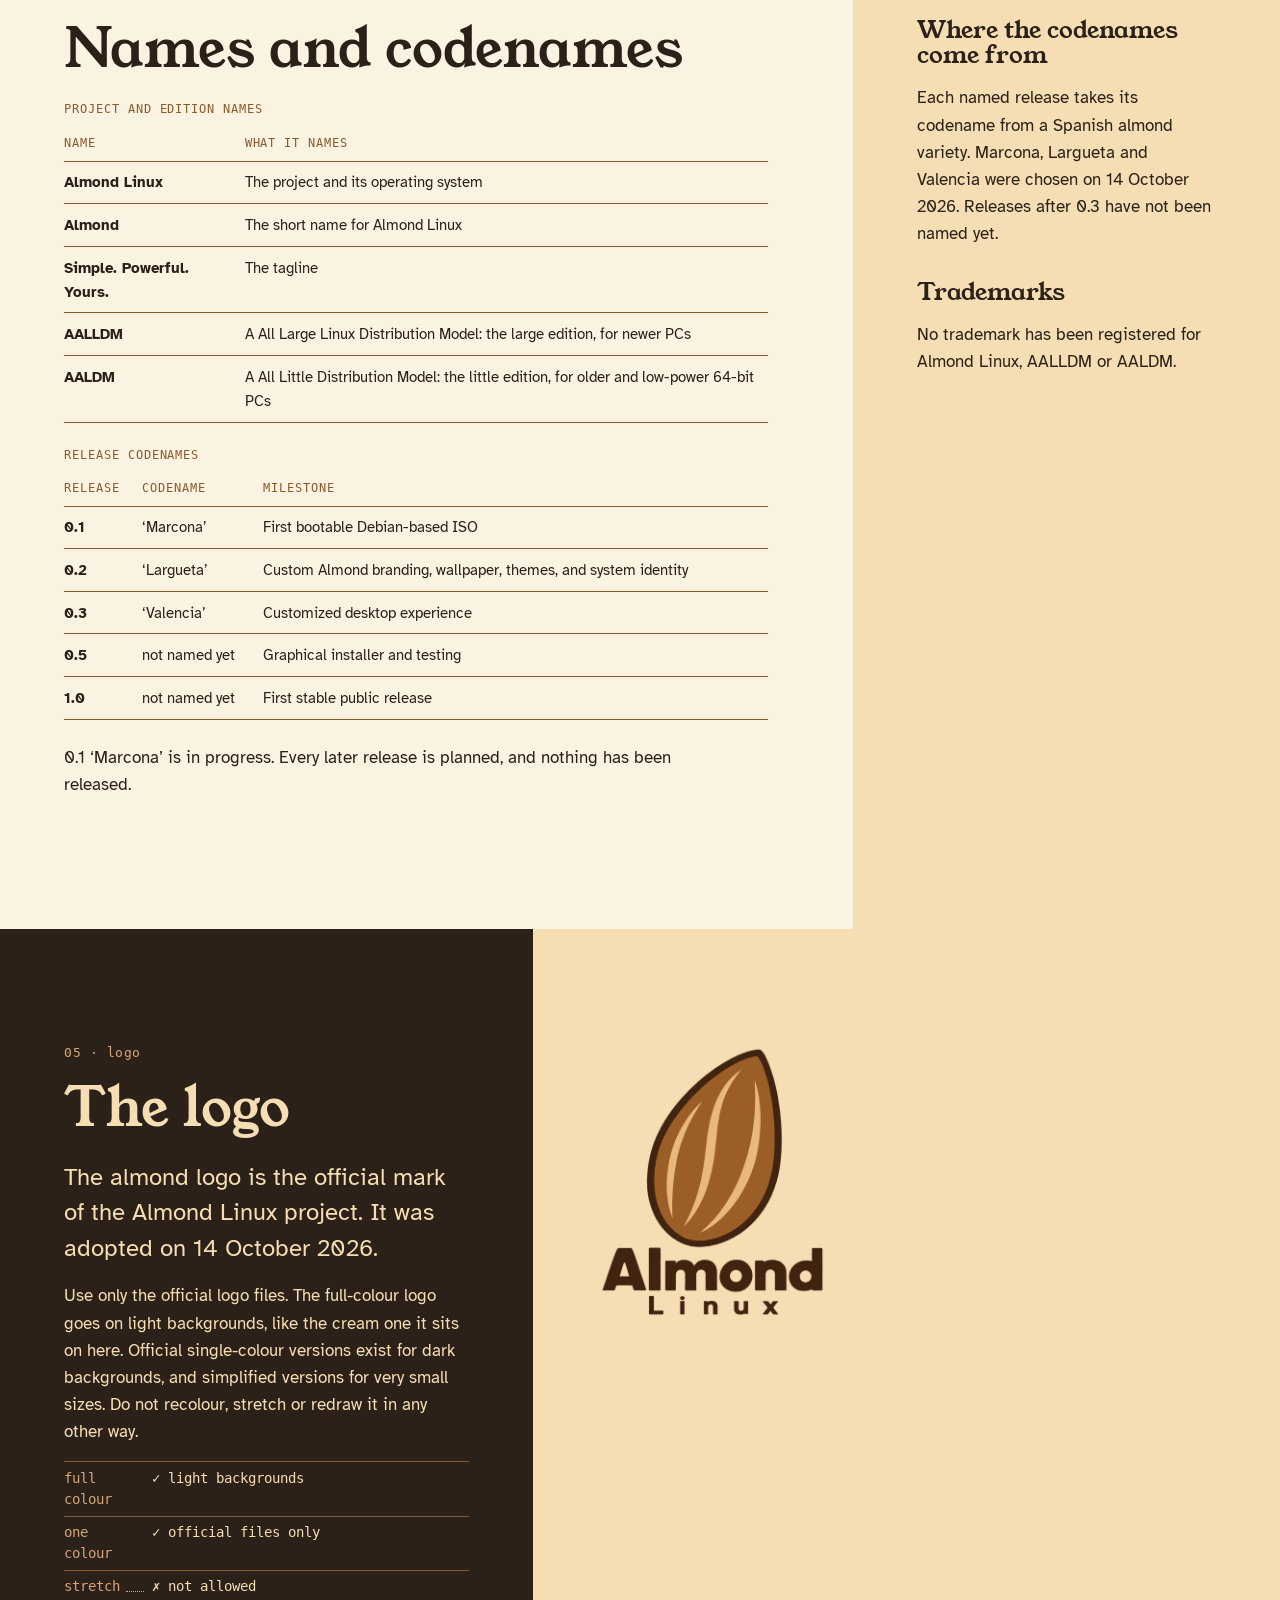
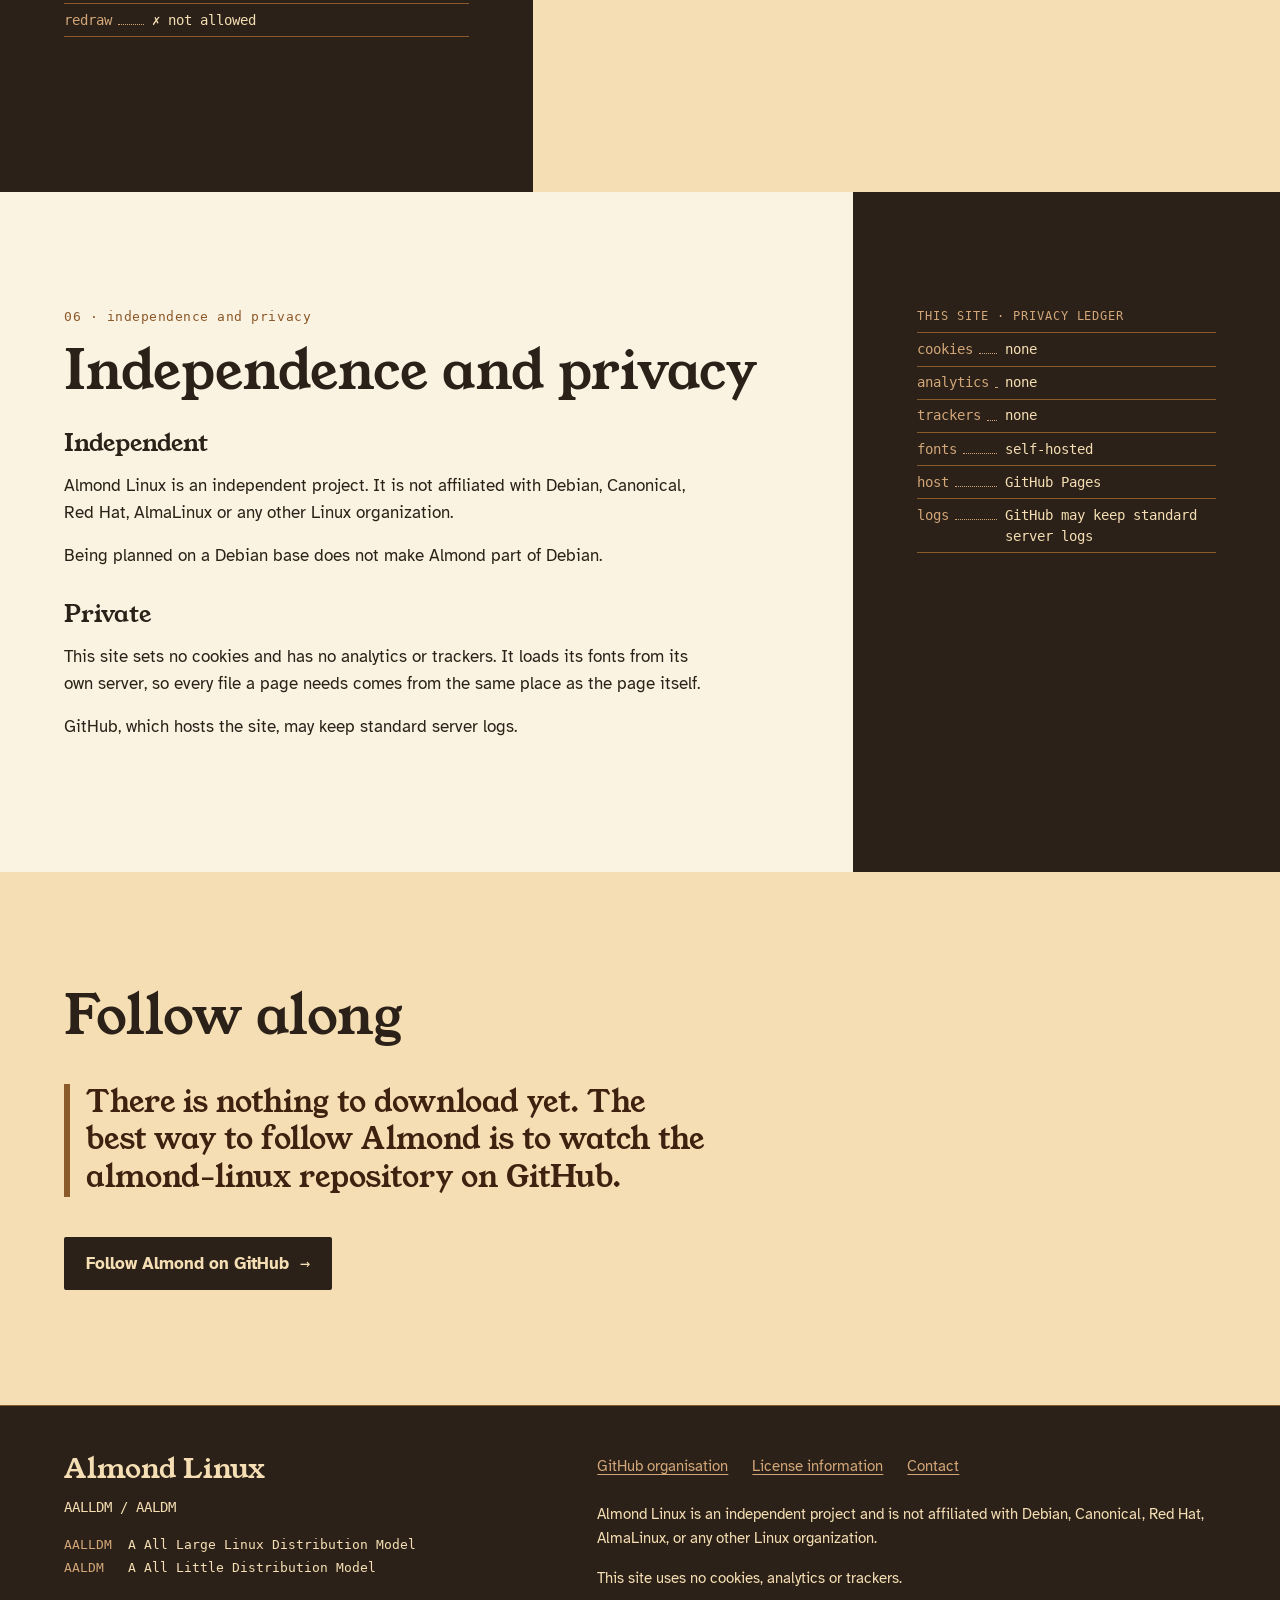
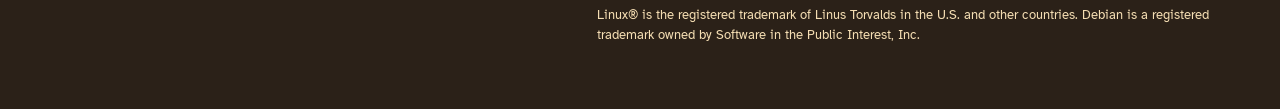
<file: about.html>
<!doctype html>
<html lang="en">
<head>
<meta charset="utf-8">
<meta name="viewport" content="width=device-width, initial-scale=1">
<title>About – Almond Linux</title>
<meta name="description" content="What Almond Linux is, its two editions AALLDM and AALDM, its vision, names, codenames and logo.">
<meta name="theme-color" content="#2B2118">
<meta name="color-scheme" content="light">
<link rel="icon" href="favicon.ico?v=2" sizes="48x48">
<link rel="icon" type="image/svg+xml" href="favicon.svg?v=2">
<link rel="icon" type="image/png" sizes="32x32" href="assets/images/favicon-32.png?v=2">
<link rel="apple-touch-icon" sizes="180x180" href="apple-touch-icon.png?v=2">
<link rel="mask-icon" href="safari-pinned-tab.svg?v=2" color="#8B5A2B">
<link rel="manifest" href="site.webmanifest?v=2">
<meta property="og:type" content="website">
<meta property="og:title" content="About – Almond Linux">
<meta property="og:description" content="What Almond Linux is, its two editions AALLDM and AALDM, its vision, names, codenames and logo.">
<meta property="og:image" content="https://almondlinux.github.io/assets/images/og-image.png">
<meta property="og:image:alt" content="The Almond Linux logo: a brown almond above the words Almond Linux">
<meta name="twitter:card" content="summary_large_image">
<link rel="stylesheet" href="assets/css/fonts.css">
<link rel="stylesheet" href="assets/css/style.css">
</head>
<body>
<a class="skip" href="#main">Skip to content</a>

<header class="split s57 masthead">
  <div class="field cream bar">
    <a class="brand" href="index.html"><img src="assets/images/almond-mark-header.png" width="33" height="48" alt=""><span>Almond Linux</span></a>
  </div>
  <nav class="field navcell" aria-label="Main">
    <ul>
      <li><a href="index.html">Home</a></li>
      <li><a href="about.html" aria-current="page">About</a></li>
      <li><a href="development.html">Development</a></li>
      <li><a href="downloads.html">Downloads</a></li>
      <li><a href="docs.html">Documentation</a></li>
      <li><a href="https://github.com/AlmondLinux">GitHub</a></li>
    </ul>
  </nav>
</header>

<main id="main">

  <div class="split s57 pagehead">
    <div class="field cream">
      <p class="kicker">about</p>
      <h1><span>About</span> <span>Almond</span> <span>Linux</span></h1>
    </div>
    <div class="field dark">
      <p class="lead">An independent Linux distribution project, in early development.</p>
      <dl class="ledger">
        <div><dt>name</dt><dd>Almond Linux</dd></div>
        <div><dt>short&nbsp;name</dt><dd>Almond</dd></div>
        <div><dt>tagline</dt><dd>Simple. Powerful. Yours.</dd></div>
        <div><dt>started</dt><dd><time datetime="2026-10-14">14 October 2026</time></dd></div>
        <div><dt>status</dt><dd>early development</dd></div>
      </dl>
    </div>
  </div>

  <section class="split s84" aria-labelledby="h-what">
    <div class="field paper">
      <p class="kicker">01 · what almond is</p>
      <h2 id="h-what">What Almond is</h2>
      <div class="prose">
        <p class="lead">Almond Linux is an independent Linux distribution project focused on simplicity, stability, performance, and freedom. The initial operating system will be based on Debian. The long-term goal is for Almond to become a fully independent distribution of its own. Almond Linux is currently in early development.</p>
        <p>Debian was chosen as the starting point for its stability, its huge package archive and its mature live-build tooling. Almond’s own work is planned to sit on top of that base: its branding first, then its desktop, and later a graphical installer.</p>
        <p>Nothing has been released yet; a first test ISO has only booted in a virtual machine. The <a href="development.html">development page</a> has the roadmap and shows exactly where the work stands.</p>
      </div>
    </div>
    <div class="field cream">
      <h3>The starting point</h3>
      <dl class="ledger">
        <div><dt>base</dt><dd>Debian Stable (planned)</dd></div>
        <div><dt>currently</dt><dd>Debian 13 ‘trixie’</dd></div>
        <div><dt>tooling</dt><dd>Debian live-build</dd></div>
        <div><dt>later</dt><dd>fully independent, step by step</dd></div>
      </dl>
      <p>Read more about <a href="https://www.debian.org/">Debian</a> and its <a href="https://wiki.debian.org/DebianLive">live-build</a> tooling.</p>
    </div>
  </section>

  <section class="split s48" aria-labelledby="h-vision">
    <div class="field dark">
      <p class="kicker">02 · vision</p>
      <h2 id="h-vision">Vision</h2>
      <p class="big">Three goals, not three features.</p>
      <p>Almond’s tagline names what the finished system should be. None of it is something you can use today, because there is nothing to install yet.</p>
    </div>
    <div class="field paper">
      <div class="prose">
        <ol>
          <li>
            <h3>Simple.</h3>
            <p>A clean desktop with sensible defaults. Someone new to Linux should be able to get going without reading a manual.</p>
          </li>
          <li>
            <h3>Powerful.</h3>
            <p>The whole Debian package archive underneath, for people who want to go further.</p>
          </li>
          <li>
            <h3>Yours.</h3>
            <p>Free and open-source software, no tracking, and nothing you can’t change.</p>
          </li>
        </ol>
        <p>Together they add up to one aim: an operating system people choose on purpose.</p>
      </div>
    </div>
  </section>

  <section class="split s57" aria-labelledby="h-editions">
    <div class="field cream">
      <p class="kicker">03 · editions</p>
      <h2 id="h-editions">Two editions</h2>
      <p class="lead">Almond is planned in two editions on the same Debian base: a large one for newer PCs and a little one for older and low-power 64-bit PCs.</p>
      <p>AALDM is in progress as 0.1 ‘Marcona’; its first test ISO has booted in a virtual machine. AALLDM’s visual design is approved; no AALLDM system has been built.</p>
      <div class="prose">
        <h3>Decided</h3>
        <ul>
          <li>AALDM comes first: 0.1 ‘Marcona’ is an AALDM release.</li>
          <li>AALDM’s planned desktop is LXQt with the Openbox window manager on X11.</li>
        </ul>
        <h3>Still open</h3>
        <ul>
          <li>The desktop environment for AALLDM, which will be designed separately.</li>
          <li>The minimum hardware for each edition.</li>
        </ul>
        <h3>One limit from the base</h3>
        <p>Debian 13 no longer supports installing on 32-bit PCs, so AALDM will need a 64-bit PC.</p>
      </div>
    </div>
    <div class="field dark">
      <div class="edition">
        <p class="cap">Edition · large</p>
        <p class="acro">AALLDM</p>
        <p class="expansion">A All Large Linux Distribution Model</p>
        <p>The large edition: a bigger, more modern desktop for newer PCs.</p>
        <dl class="ledger">
          <div><dt>for</dt><dd>newer PCs</dd></div>
          <div><dt>desktop</dt><dd>not chosen yet</dd></div>
          <div><dt>hardware</dt><dd>minimum not decided</dd></div>
          <div><dt>status</dt><dd>design approved · not built</dd></div>
        </dl>
      </div>
      <div class="edition">
        <p class="cap">Edition · little</p>
        <p class="acro">AALDM</p>
        <p class="expansion">A All Little Distribution Model</p>
        <p>The little edition: a lighter system for older and low-power 64-bit PCs. It is being built first.</p>
        <dl class="ledger">
          <div><dt>for</dt><dd>older and low-power 64-bit PCs</dd></div>
          <div><dt>desktop</dt><dd>LXQt + Openbox</dd></div>
          <div><dt>hardware</dt><dd>minimum not decided</dd></div>
          <div><dt>status</dt><dd>in progress · test ISO only</dd></div>
        </dl>
      </div>
    </div>
  </section>

  <section class="split s84" aria-labelledby="h-names">
    <div class="field paper">
      <p class="kicker">04 · names</p>
      <h2 id="h-names">Names and codenames</h2>
      <div class="scroll">
        <table>
          <caption>Project and edition names</caption>
          <thead>
            <tr><th scope="col">Name</th><th scope="col">What it names</th></tr>
          </thead>
          <tbody>
            <tr><th scope="row">Almond Linux</th><td>The project and its operating system</td></tr>
            <tr><th scope="row">Almond</th><td>The short name for Almond Linux</td></tr>
            <tr><th scope="row">Simple. Powerful. Yours.</th><td>The tagline</td></tr>
            <tr><th scope="row">AALLDM</th><td>A All Large Linux Distribution Model: the large edition, for newer PCs</td></tr>
            <tr><th scope="row">AALDM</th><td>A All Little Distribution Model: the little edition, for older and low-power 64-bit PCs</td></tr>
          </tbody>
        </table>
      </div>
      <div class="scroll">
        <table>
          <caption>Release codenames</caption>
          <thead>
            <tr><th scope="col">Release</th><th scope="col">Codename</th><th scope="col">Milestone</th></tr>
          </thead>
          <tbody>
            <tr><th scope="row">0.1</th><td>‘Marcona’</td><td>First bootable Debian-based ISO</td></tr>
            <tr><th scope="row">0.2</th><td>‘Largueta’</td><td>Custom Almond branding, wallpaper, themes, and system identity</td></tr>
            <tr><th scope="row">0.3</th><td>‘Valencia’</td><td>Customized desktop experience</td></tr>
            <tr><th scope="row">0.5</th><td>not named yet</td><td>Graphical installer and testing</td></tr>
            <tr><th scope="row">1.0</th><td>not named yet</td><td>First stable public release</td></tr>
          </tbody>
        </table>
      </div>
      <p>0.1 ‘Marcona’ is in progress. Every later release is planned, and nothing has been released.</p>
    </div>
    <div class="field cream">
      <div class="prose">
        <h3>Where the codenames come from</h3>
        <p>Each named release takes its codename from a Spanish almond variety. Marcona, Largueta and Valencia were chosen on 14 October 2026. Releases after 0.3 have not been named yet.</p>
        <h3>Trademarks</h3>
        <p>No trademark has been registered for Almond Linux, AALLDM or AALDM.</p>
      </div>
    </div>
  </section>

  <section class="split s57" aria-labelledby="h-logo">
    <div class="field dark">
      <p class="kicker">05 · logo</p>
      <h2 id="h-logo">The logo</h2>
      <p class="lead">The almond logo is the official mark of the Almond Linux project. It was adopted on 14 October 2026.</p>
      <p>Use only the official logo files. The full-colour logo goes on light backgrounds, like the cream one it sits on here. Official single-colour versions exist for dark backgrounds, and simplified versions for very small sizes. Do not recolour, stretch or redraw it in any other way.</p>
      <dl class="ledger">
        <div><dt>full colour</dt><dd><span aria-hidden="true">✓ </span>light backgrounds</dd></div>
        <div><dt>one colour</dt><dd><span aria-hidden="true">✓ </span>official files only</dd></div>
        <div><dt>stretch</dt><dd><span aria-hidden="true">✗ </span>not allowed</dd></div>
        <div><dt>redraw</dt><dd><span aria-hidden="true">✗ </span>not allowed</dd></div>
      </dl>
    </div>
    <div class="field cream">
      <img class="lockup" src="assets/images/almond-logo.png" width="480" height="575" alt="The Almond Linux logo: a brown almond with golden highlights above the words Almond Linux">
    </div>
  </section>

  <section class="split s84" aria-labelledby="h-indep">
    <div class="field paper">
      <p class="kicker">06 · independence and privacy</p>
      <h2 id="h-indep">Independence and privacy</h2>
      <div class="prose">
        <h3>Independent</h3>
        <p>Almond Linux is an independent project. It is not affiliated with Debian, Canonical, Red Hat, AlmaLinux or any other Linux organization.</p>
        <p>Being planned on a Debian base does not make Almond part of Debian.</p>
        <h3>Private</h3>
        <p>This site sets no cookies and has no analytics or trackers. It loads its fonts from its own server, so every file a page needs comes from the same place as the page itself.</p>
        <p>GitHub, which hosts the site, may keep standard server logs.</p>
      </div>
    </div>
    <div class="field dark">
      <p class="cap">This site · privacy ledger</p>
      <dl class="ledger">
        <div><dt>cookies</dt><dd>none</dd></div>
        <div><dt>analytics</dt><dd>none</dd></div>
        <div><dt>trackers</dt><dd>none</dd></div>
        <div><dt>fonts</dt><dd>self-hosted</dd></div>
        <div><dt>host</dt><dd>GitHub Pages</dd></div>
        <div><dt>logs</dt><dd>GitHub may keep standard server logs</dd></div>
      </dl>
    </div>
  </section>

  <section class="split" aria-labelledby="h-follow">
    <div class="field cream">
      <h2 id="h-follow">Follow along</h2>
      <p class="big">There is nothing to download yet. The best way to follow Almond is to watch the almond-linux repository on GitHub.</p>
      <a class="btn" href="https://github.com/AlmondLinux/almond-linux"><span>Follow Almond on GitHub</span> <span class="arr" aria-hidden="true">→</span></a>
    </div>
  </section>

</main>

<footer class="split s57 dark foot">
  <div class="field">
    <p class="fname">Almond Linux</p>
    <p class="mono">AALLDM / AALDM</p>
    <dl class="expand">
      <div><dt>AALLDM</dt><dd>A All Large Linux Distribution Model</dd></div>
      <div><dt>AALDM</dt><dd>A All Little Distribution Model</dd></div>
    </dl>
  </div>
  <div class="field">
    <ul class="flinks">
      <li><a href="https://github.com/AlmondLinux">GitHub organisation</a></li>
      <li><a href="docs.html#license">License information</a></li>
      <li><a href="docs.html#contact">Contact</a></li>
    </ul>
    <p>Almond Linux is an independent project and is not affiliated with Debian, Canonical, Red Hat, AlmaLinux, or any other Linux organization.</p>
    <p>This site uses no cookies, analytics or trackers.</p>
    <p class="legal">Linux® is the registered trademark of Linus Torvalds in the U.S. and other countries. Debian is a registered trademark owned by Software in the Public Interest, Inc.</p>
  </div>
</footer>
</body>
</html>
</file>
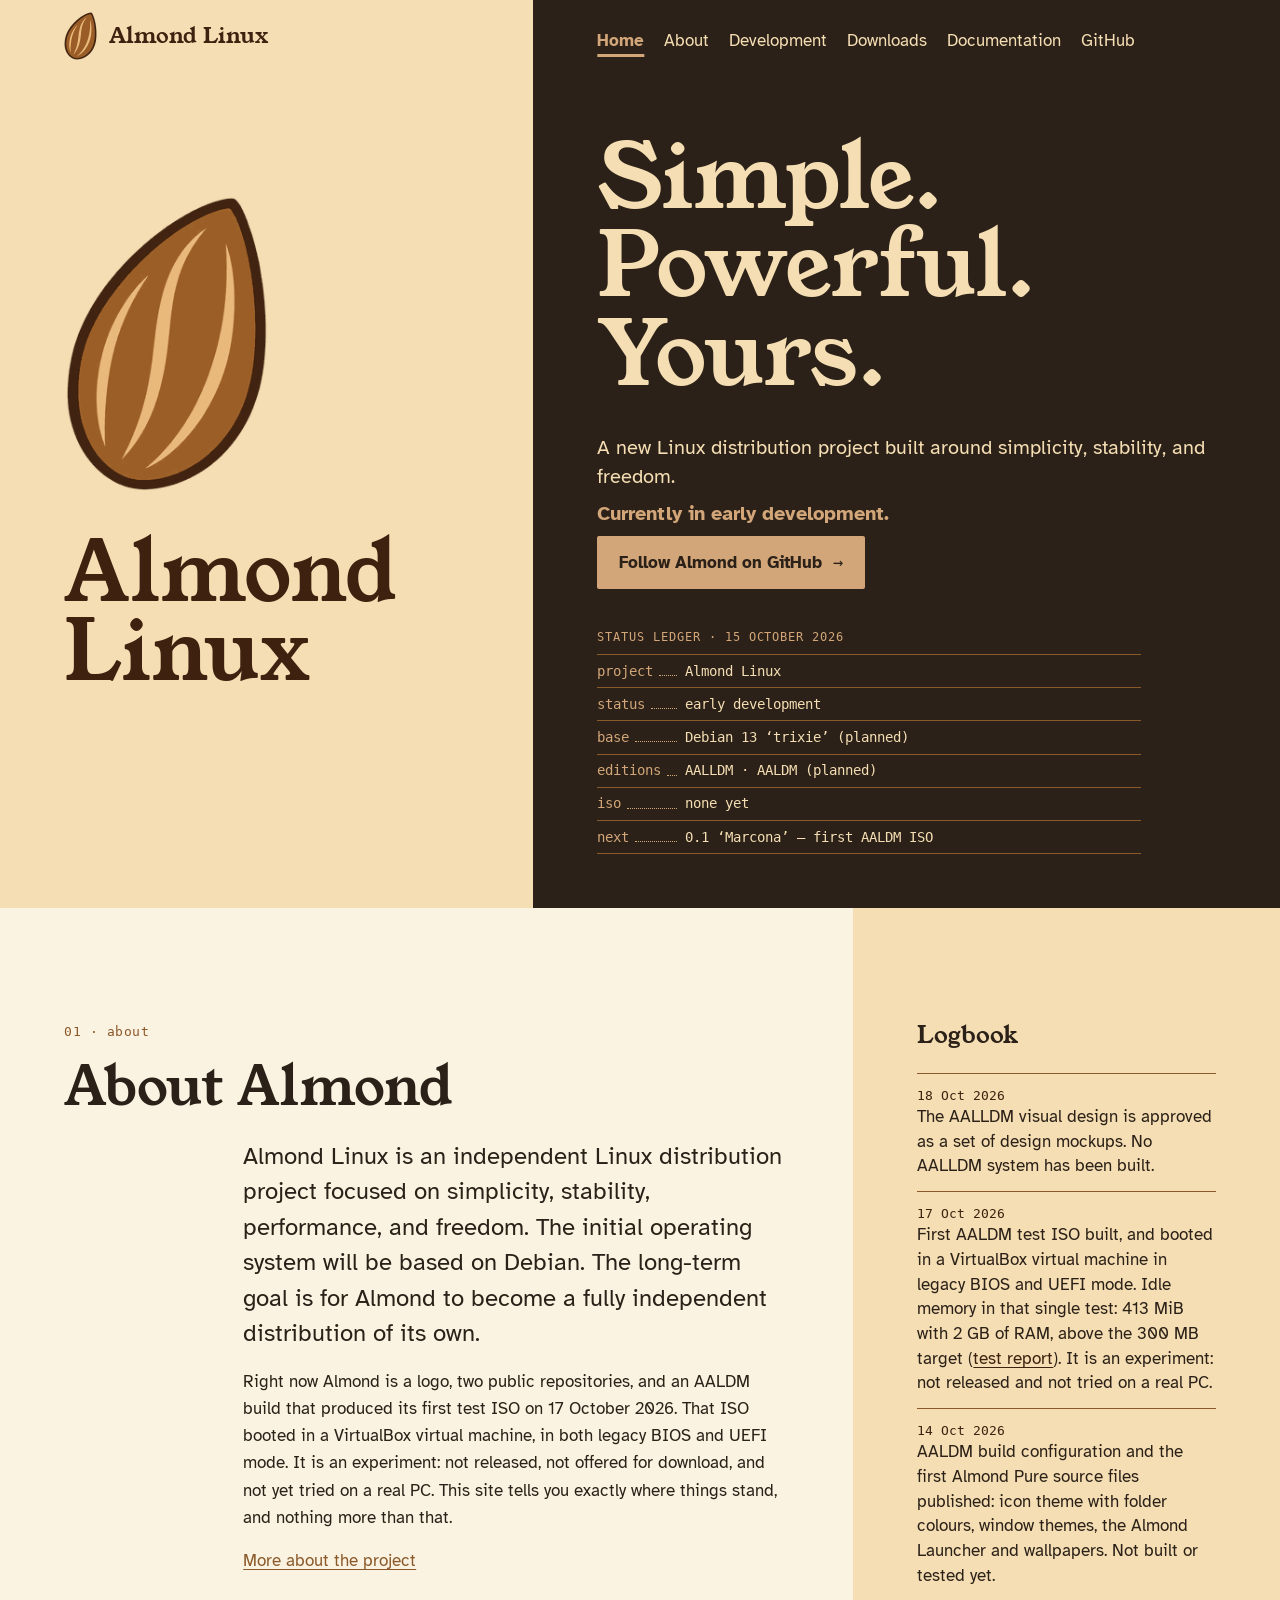
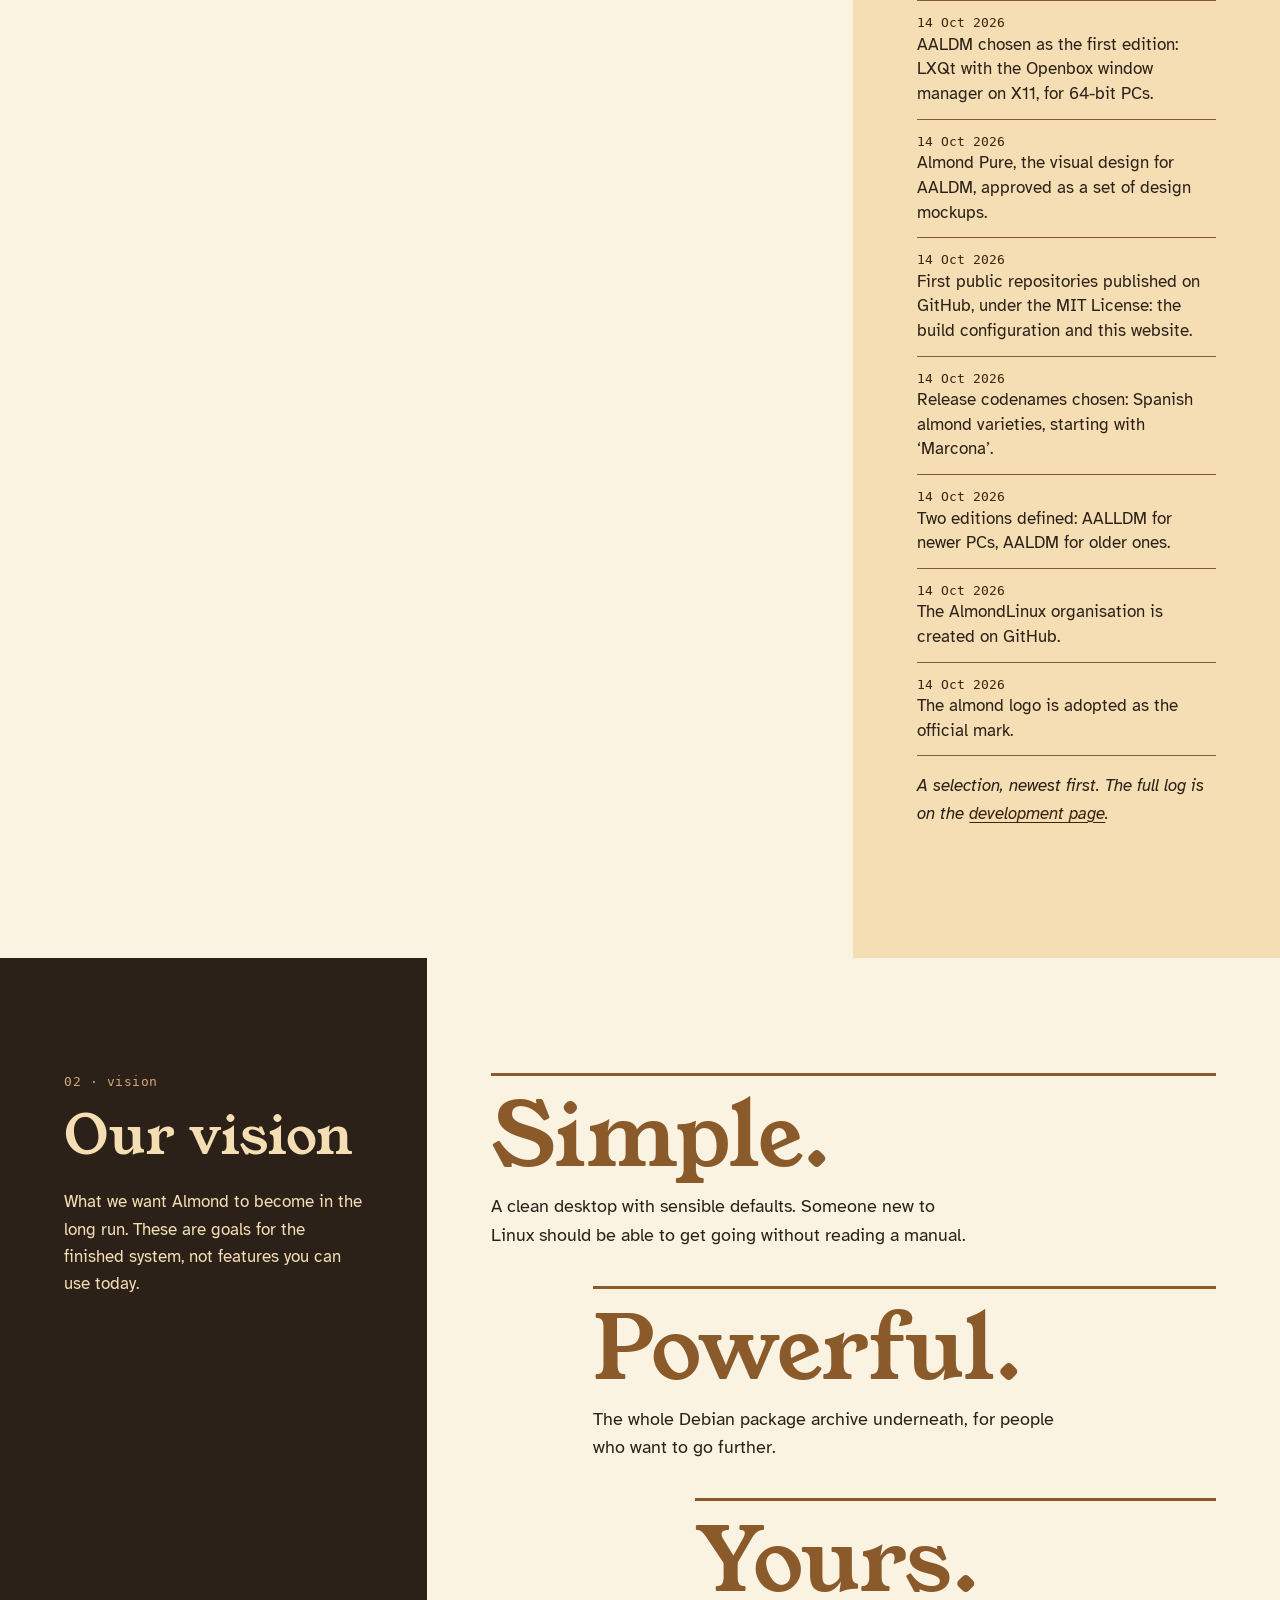
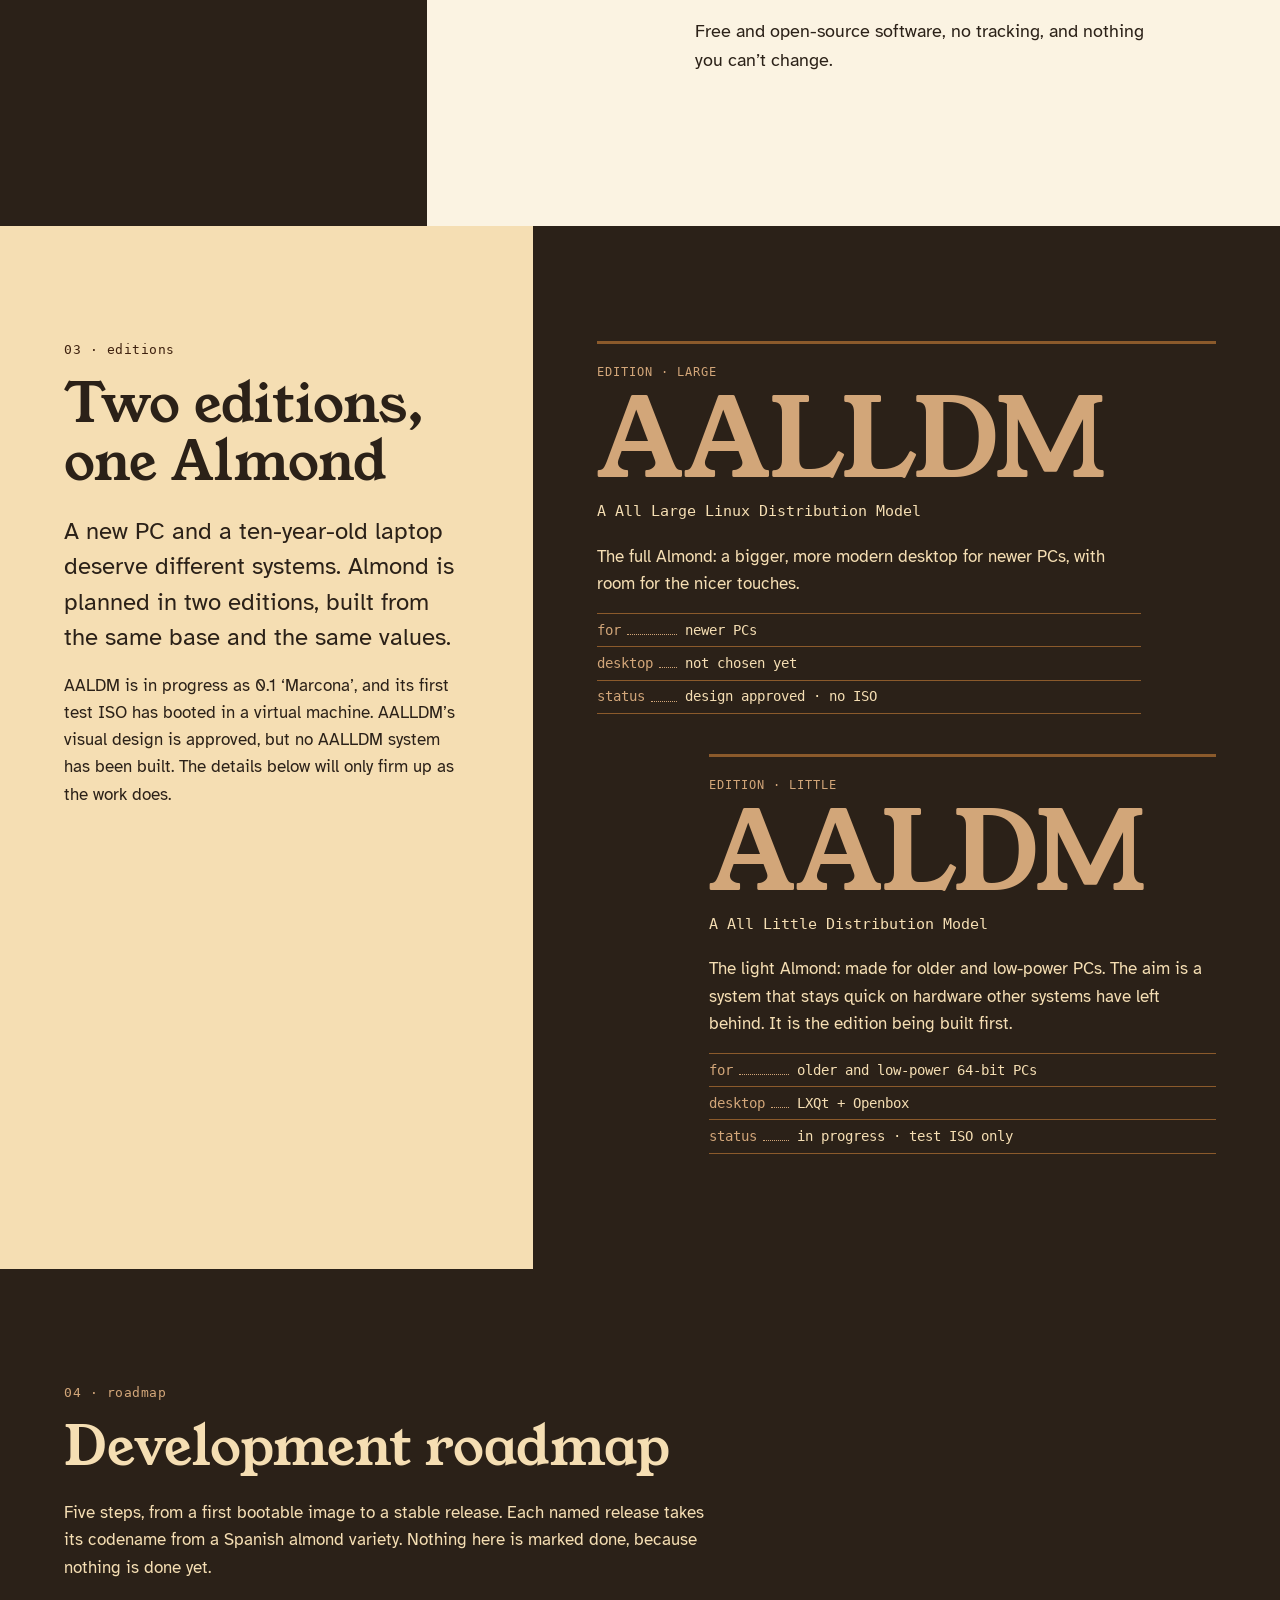
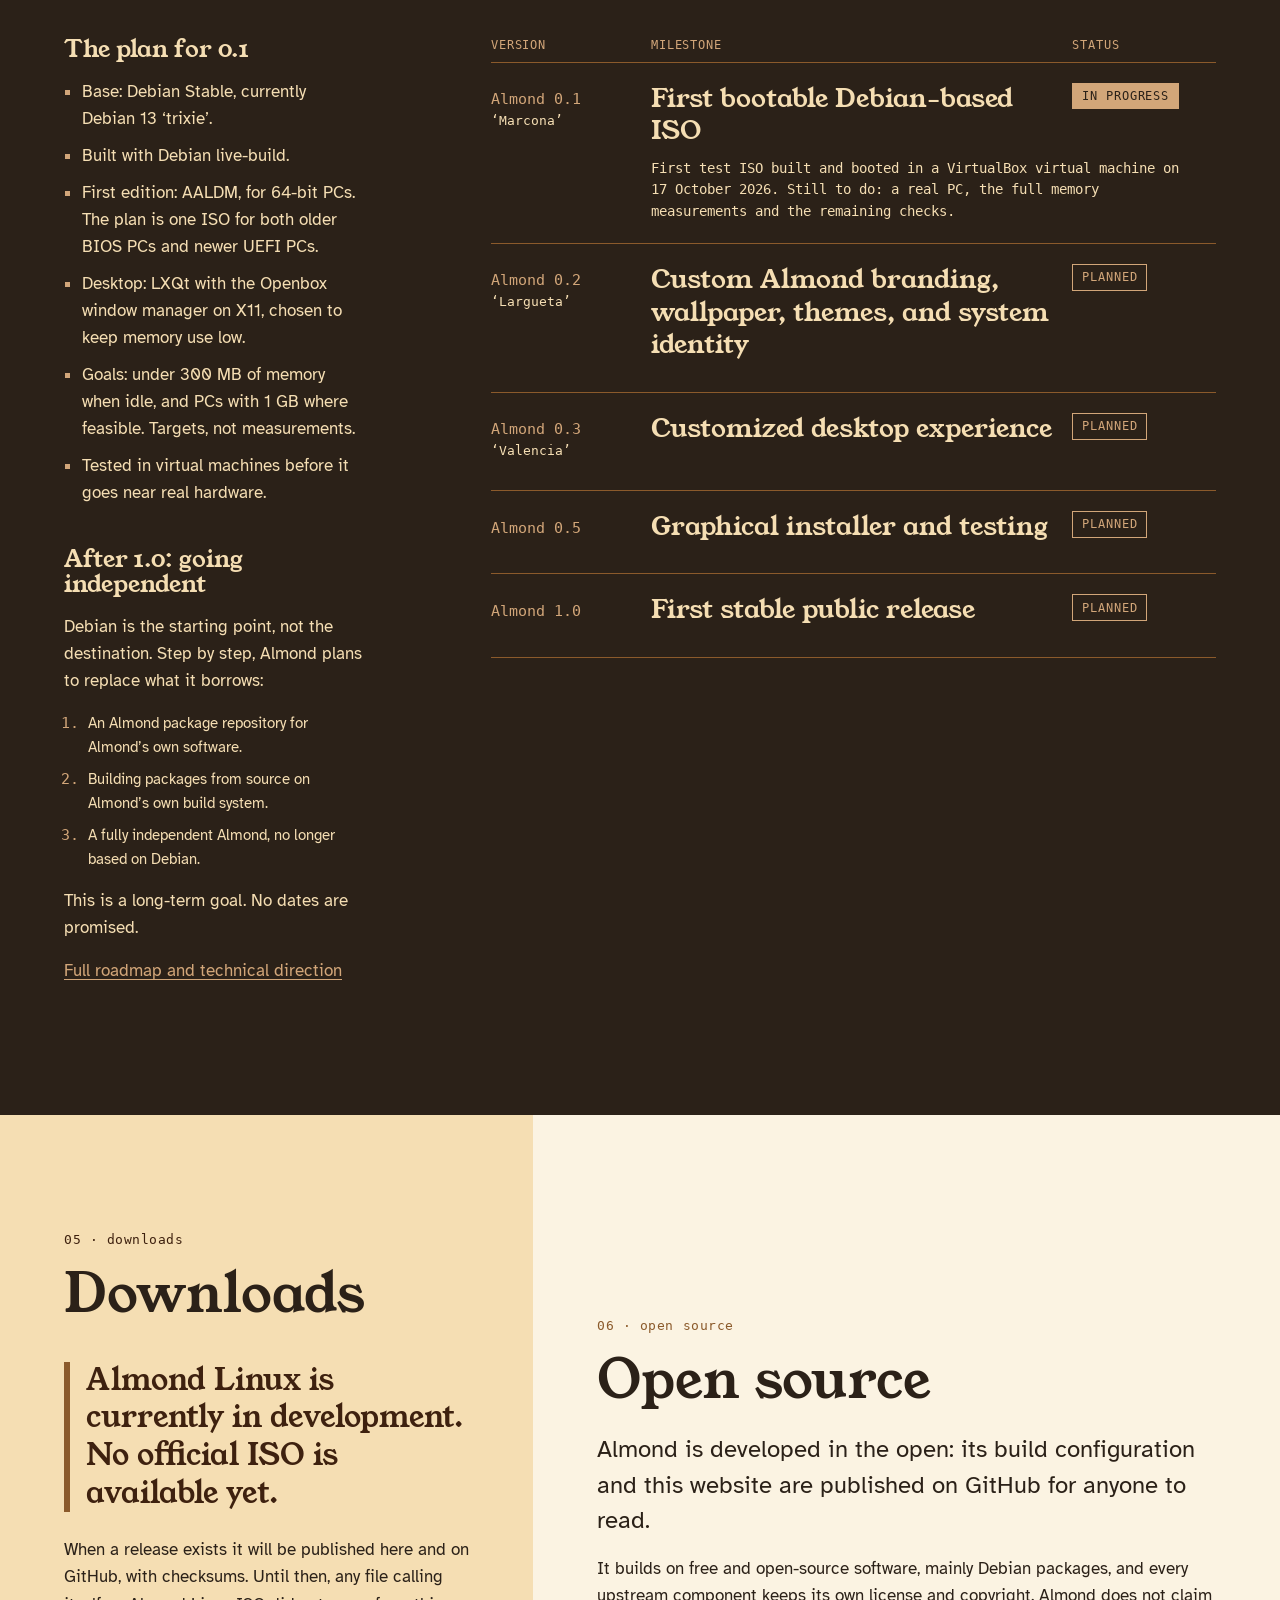
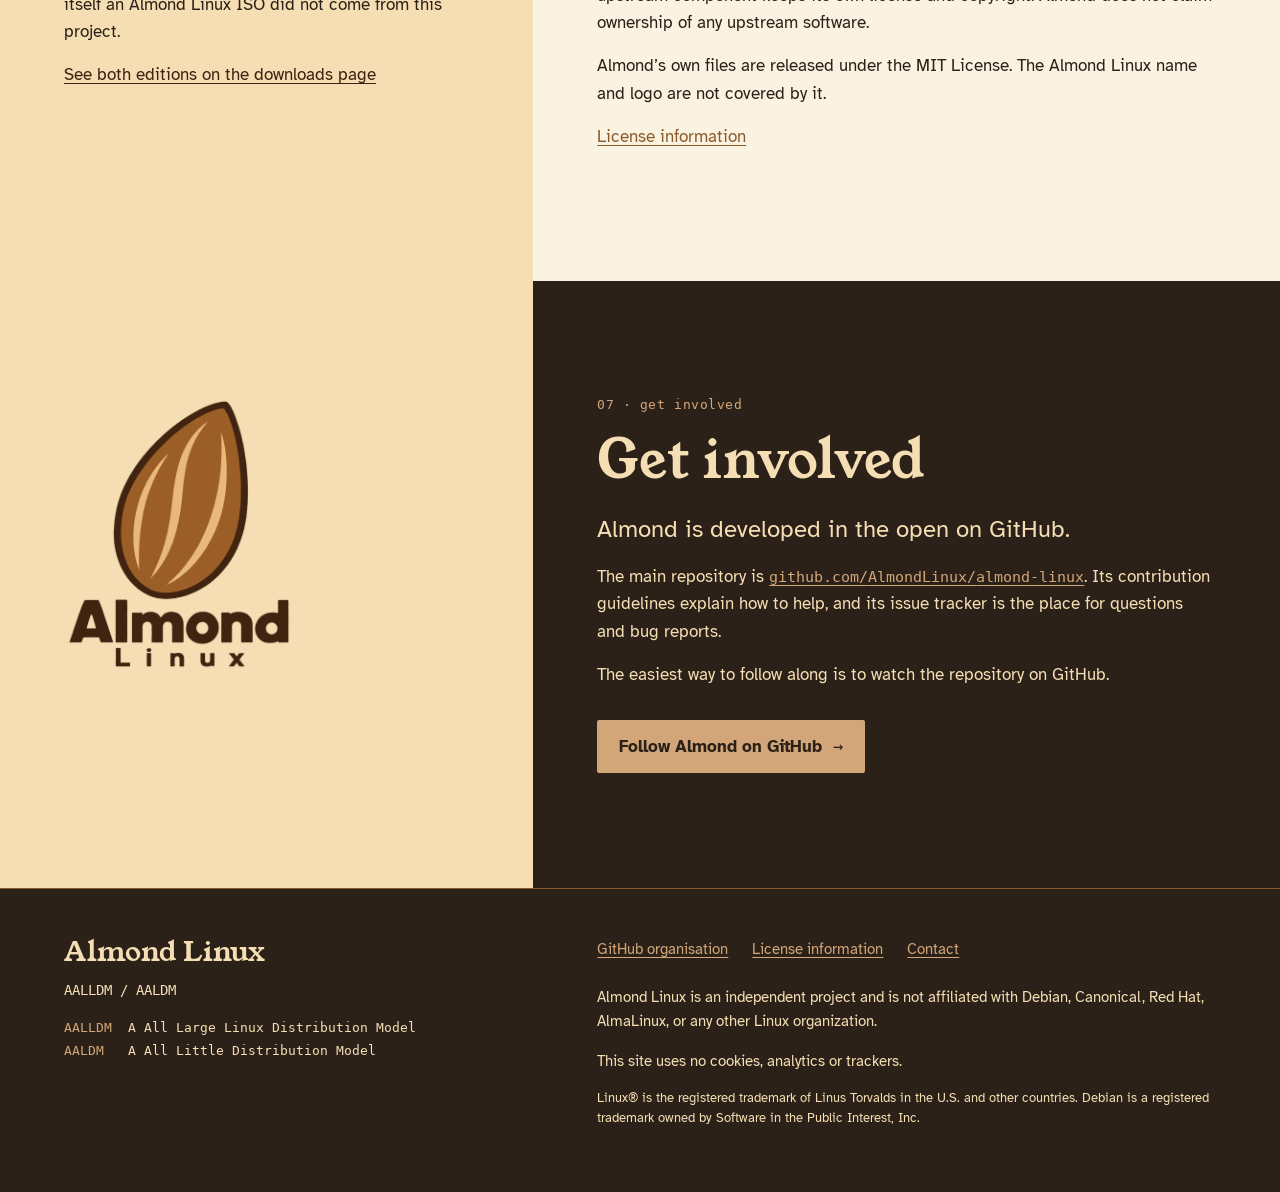
<file: classic.html>
<!doctype html>
<html lang="en">
<head>
<meta charset="utf-8">
<meta name="viewport" content="width=device-width, initial-scale=1">
<title>Almond Linux – Simple. Powerful. Yours.</title>
<meta name="description" content="Almond Linux is an independent Linux distribution project, planned to be based on Debian, with two editions: AALLDM for newer PCs and AALDM for older ones. It is in early development: a first test ISO has booted in a virtual machine, and nothing has been released.">
<meta name="theme-color" content="#2B2118">
<meta name="color-scheme" content="light">
<link rel="icon" href="favicon.ico?v=2" sizes="48x48">
<link rel="icon" type="image/svg+xml" href="favicon.svg?v=2">
<link rel="icon" type="image/png" sizes="32x32" href="assets/images/favicon-32.png?v=2">
<link rel="apple-touch-icon" sizes="180x180" href="apple-touch-icon.png?v=2">
<link rel="mask-icon" href="safari-pinned-tab.svg?v=2" color="#8B5A2B">
<link rel="manifest" href="site.webmanifest?v=2">
<meta property="og:type" content="website">
<meta property="og:title" content="Almond Linux – Simple. Powerful. Yours.">
<meta property="og:description" content="An independent, Debian-based Linux distribution project in early development.">
<meta property="og:image" content="https://almondlinux.github.io/assets/images/og-image.png">
<meta property="og:image:alt" content="The Almond Linux logo: a brown almond above the words Almond Linux">
<meta name="twitter:card" content="summary_large_image">
<link rel="stylesheet" href="assets/css/fonts.css">
<link rel="stylesheet" href="assets/css/style.css">
</head>
<body>
<a class="skip" href="#main">Skip to content</a>

<header class="split s57 masthead">
  <div class="field cream bar">
    <a class="brand" href="index.html"><img src="assets/images/almond-mark-header.png" width="33" height="48" alt=""><span>Almond Linux</span></a>
  </div>
  <nav class="field navcell" aria-label="Main">
    <ul>
      <li><a href="index.html" aria-current="page">Home</a></li>
      <li><a href="about.html">About</a></li>
      <li><a href="development.html">Development</a></li>
      <li><a href="downloads.html">Downloads</a></li>
      <li><a href="docs.html">Documentation</a></li>
      <li><a href="https://github.com/AlmondLinux">GitHub</a></li>
    </ul>
  </nav>
</header>

<main id="main">

  <div class="split s57 hero">
    <div class="field cream stack">
      <img class="mark" src="assets/images/almond-mark.png" width="220" height="320" alt="">
      <h1><span>Almond</span> <span>Linux</span></h1>
    </div>
    <div class="field dark stack">
      <p class="tagline"><span>Simple.</span> <span>Powerful.</span> <span>Yours.</span></p>
      <div>
        <p class="lede">A new Linux distribution project built around simplicity, stability, and freedom.</p>
        <p class="lede strong">Currently in early development.</p>
        <p class="hero-cta"><a class="btn" href="https://github.com/AlmondLinux/almond-linux"><span>Follow Almond on GitHub</span> <span class="arr" aria-hidden="true">→</span></a></p>
        <p class="cap">Status ledger · 15 October 2026</p>
        <dl class="ledger">
          <div><dt>project</dt><dd>Almond Linux</dd></div>
          <div><dt>status</dt><dd>early development</dd></div>
          <div><dt>base</dt><dd>Debian 13 ‘trixie’ (planned)</dd></div>
          <div><dt>editions</dt><dd>AALLDM · AALDM (planned)</dd></div>
          <div><dt>iso</dt><dd>none yet</dd></div>
          <div><dt>next</dt><dd>0.1 ‘Marcona’ – first AALDM ISO</dd></div>
        </dl>
      </div>
    </div>
  </div>

  <section class="split s84" aria-labelledby="h-about">
    <div class="field paper">
      <p class="kicker">01 · about</p>
      <h2 id="h-about">About Almond</h2>
      <div class="indent">
        <p class="lead">Almond Linux is an independent Linux distribution project focused on simplicity, stability, performance, and freedom. The initial operating system will be based on Debian. The long-term goal is for Almond to become a fully independent distribution of its own.</p>
        <p>Right now Almond is a logo, two public repositories, and an AALDM build that produced its first test ISO on 17 October 2026. That ISO booted in a VirtualBox virtual machine, in both legacy BIOS and UEFI mode. It is an experiment: not released, not offered for download, and not yet tried on a real PC. This site tells you exactly where things stand, and nothing more than that.</p>
        <p><a href="about.html">More about the project</a></p>
      </div>
    </div>
    <div class="field cream log">
      <h3>Logbook</h3>
      <ol class="logbook" reversed>
        <li><time datetime="2026-10-18">18 Oct 2026</time> The AALLDM visual design is approved as a set of design mockups. No AALLDM system has been built.</li>
        <li><time datetime="2026-10-17">17 Oct 2026</time> First AALDM test ISO built, and booted in a VirtualBox virtual machine in legacy BIOS and UEFI mode. Idle memory in that single test: 413 MiB with 2 GB of RAM, above the 300 MB target (<a href="https://github.com/AlmondLinux/almond-linux/blob/ai-bridge/phase-1/tests/results/2026-10-17-vm/RESULTS.md">test report</a>). It is an experiment: not released and not tried on a real PC.</li>
        <li><time datetime="2026-10-14">14 Oct 2026</time> AALDM build configuration and the first Almond Pure source files published: icon theme with folder colours, window themes, the Almond Launcher and wallpapers. Not built or tested yet.</li>
        <li><time datetime="2026-10-14">14 Oct 2026</time> AALDM chosen as the first edition: LXQt with the Openbox window manager on X11, for 64-bit PCs.</li>
        <li><time datetime="2026-10-14">14 Oct 2026</time> Almond Pure, the visual design for AALDM, approved as a set of design mockups.</li>
        <li><time datetime="2026-10-14">14 Oct 2026</time> First public repositories published on GitHub, under the MIT License: the build configuration and this website.</li>
        <li><time datetime="2026-10-14">14 Oct 2026</time> Release codenames chosen: Spanish almond varieties, starting with ‘Marcona’.</li>
        <li><time datetime="2026-10-14">14 Oct 2026</time> Two editions defined: AALLDM for newer PCs, AALDM for older ones.</li>
        <li><time datetime="2026-10-14">14 Oct 2026</time> The AlmondLinux organisation is created on GitHub.</li>
        <li><time datetime="2026-10-14">14 Oct 2026</time> The almond logo is adopted as the official mark.</li>
      </ol>
      <p class="aside">A selection, newest first. The full log is on the <a href="development.html#h-log">development page</a>.</p>
    </div>
  </section>

  <section class="split s48" aria-labelledby="h-vision">
    <div class="field dark">
      <p class="kicker">02 · vision</p>
      <h2 id="h-vision">Our vision</h2>
      <p>What we want Almond to become in the long run. These are goals for the finished system, not features you can use today.</p>
    </div>
    <div class="field paper">
      <dl class="goals">
        <div class="goal"><dt>Simple.</dt><dd>A clean desktop with sensible defaults. Someone new to Linux should be able to get going without reading a manual.</dd></div>
        <div class="goal"><dt>Powerful.</dt><dd>The whole Debian package archive underneath, for people who want to go further.</dd></div>
        <div class="goal"><dt>Yours.</dt><dd>Free and open-source software, no tracking, and nothing you can’t change.</dd></div>
      </dl>
    </div>
  </section>

  <section class="split s57" aria-labelledby="h-editions">
    <div class="field cream">
      <p class="kicker">03 · editions</p>
      <h2 id="h-editions">Two editions, one Almond</h2>
      <p class="lead">A new PC and a ten-year-old laptop deserve different systems. Almond is planned in two editions, built from the same base and the same values.</p>
      <p>AALDM is in progress as 0.1 ‘Marcona’, and its first test ISO has booted in a virtual machine. AALLDM’s visual design is approved, but no AALLDM system has been built. The details below will only firm up as the work does.</p>
    </div>
    <div class="field dark">
      <div class="edition">
        <p class="cap">Edition · large</p>
        <p class="acro">AALLDM</p>
        <p class="expansion">A All Large Linux Distribution Model</p>
        <p>The full Almond: a bigger, more modern desktop for newer PCs, with room for the nicer touches.</p>
        <dl class="ledger">
          <div><dt>for</dt><dd>newer PCs</dd></div>
          <div><dt>desktop</dt><dd>not chosen yet</dd></div>
          <div><dt>status</dt><dd>design approved · no ISO</dd></div>
        </dl>
      </div>
      <div class="edition">
        <p class="cap">Edition · little</p>
        <p class="acro">AALDM</p>
        <p class="expansion">A All Little Distribution Model</p>
        <p>The light Almond: made for older and low-power PCs. The aim is a system that stays quick on hardware other systems have left behind. It is the edition being built first.</p>
        <dl class="ledger">
          <div><dt>for</dt><dd>older and low-power 64-bit PCs</dd></div>
          <div><dt>desktop</dt><dd>LXQt + Openbox</dd></div>
          <div><dt>status</dt><dd>in progress · test ISO only</dd></div>
        </dl>
      </div>
    </div>
  </section>

  <section class="split s48 dark roadmap" aria-labelledby="h-road">
    <div class="field wide">
      <p class="kicker">04 · roadmap</p>
      <h2 id="h-road">Development roadmap</h2>
      <p>Five steps, from a first bootable image to a stable release. Each named release takes its codename from a Spanish almond variety. Nothing here is marked done, because nothing is done yet.</p>
    </div>
    <div class="field rl">
      <div class="cols" aria-hidden="true"><span>version</span><span>milestone</span><span>status</span></div>
      <ol class="road">
        <li class="cur">
          <span class="ver">Almond 0.1 <span class="code">‘Marcona’</span></span>
          <span class="what">First bootable Debian-based ISO</span>
          <span class="state"><span class="vh">Status: </span>In progress</span>
          <span class="det">First test ISO built and booted in a VirtualBox virtual machine on 17 October 2026. Still to do: a real PC, the full memory measurements and the remaining checks.</span>
        </li>
        <li>
          <span class="ver">Almond 0.2 <span class="code">‘Largueta’</span></span>
          <span class="what">Custom Almond branding, wallpaper, themes, and system identity</span>
          <span class="state"><span class="vh">Status: </span>Planned</span>
        </li>
        <li>
          <span class="ver">Almond 0.3 <span class="code">‘Valencia’</span></span>
          <span class="what">Customized desktop experience</span>
          <span class="state"><span class="vh">Status: </span>Planned</span>
        </li>
        <li>
          <span class="ver">Almond 0.5</span>
          <span class="what">Graphical installer and testing</span>
          <span class="state"><span class="vh">Status: </span>Planned</span>
        </li>
        <li>
          <span class="ver">Almond 1.0</span>
          <span class="what">First stable public release</span>
          <span class="state"><span class="vh">Status: </span>Planned</span>
        </li>
      </ol>
    </div>
    <div class="field notes">
      <h3>The plan for 0.1</h3>
      <ul>
        <li>Base: Debian Stable, currently Debian 13 ‘trixie’.</li>
        <li>Built with Debian live-build.</li>
        <li>First edition: AALDM, for 64-bit PCs. The plan is one ISO for both older BIOS PCs and newer UEFI PCs.</li>
        <li>Desktop: LXQt with the Openbox window manager on X11, chosen to keep memory use low.</li>
        <li>Goals: under 300 MB of memory when idle, and PCs with 1 GB where feasible. Targets, not measurements.</li>
        <li>Tested in virtual machines before it goes near real hardware.</li>
      </ul>
      <h3>After 1.0: going independent</h3>
      <p>Debian is the starting point, not the destination. Step by step, Almond plans to replace what it borrows:</p>
      <ol class="steps">
        <li>An Almond package repository for Almond’s own software.</li>
        <li>Building packages from source on Almond’s own build system.</li>
        <li>A fully independent Almond, no longer based on Debian.</li>
      </ol>
      <p>This is a long-term goal. No dates are promised.</p>
      <p><a href="development.html">Full roadmap and technical direction</a></p>
    </div>
  </section>

  <div class="split s57">
    <section class="field cream" aria-labelledby="h-dl">
      <p class="kicker">05 · downloads</p>
      <h2 id="h-dl">Downloads</h2>
      <p class="big">Almond Linux is currently in development. No official ISO is available yet.</p>
      <p>When a release exists it will be published here and on GitHub, with checksums. Until then, any file calling itself an Almond Linux ISO did not come from this project.</p>
      <p><a href="downloads.html">See both editions on the downloads page</a></p>
    </section>
    <section class="field paper drop" aria-labelledby="h-os">
      <p class="kicker">06 · open source</p>
      <h2 id="h-os">Open source</h2>
      <p class="lead">Almond is developed in the open: its build configuration and this website are published on GitHub for anyone to read.</p>
      <p>It builds on free and open-source software, mainly Debian packages, and every upstream component keeps its own license and copyright. Almond does not claim ownership of any upstream software.</p>
      <p>Almond’s own files are released under the MIT License. The Almond Linux name and logo are not covered by it.</p>
      <p><a href="docs.html#license">License information</a></p>
    </section>
  </div>

  <section class="split s57" aria-labelledby="h-join">
    <div class="field cream">
      <img class="lockup" src="assets/images/almond-logo.png" width="480" height="575" alt="">
    </div>
    <div class="field dark">
      <p class="kicker">07 · get involved</p>
      <h2 id="h-join">Get involved</h2>
      <p class="lead">Almond is developed in the open on GitHub.</p>
      <p>The main repository is <a href="https://github.com/AlmondLinux/almond-linux" class="mono">github.com/<wbr>AlmondLinux/<wbr>almond-linux</a>. Its contribution guidelines explain how to help, and its issue tracker is the place for questions and bug reports.</p>
      <p>The easiest way to follow along is to watch the repository on GitHub.</p>
      <a class="btn" href="https://github.com/AlmondLinux/almond-linux"><span>Follow Almond on GitHub</span> <span class="arr" aria-hidden="true">→</span></a>
    </div>
  </section>

</main>

<footer class="split s57 dark foot">
  <div class="field">
    <p class="fname">Almond Linux</p>
    <p class="mono">AALLDM / AALDM</p>
    <dl class="expand">
      <div><dt>AALLDM</dt><dd>A All Large Linux Distribution Model</dd></div>
      <div><dt>AALDM</dt><dd>A All Little Distribution Model</dd></div>
    </dl>
  </div>
  <div class="field">
    <ul class="flinks">
      <li><a href="https://github.com/AlmondLinux">GitHub organisation</a></li>
      <li><a href="docs.html#license">License information</a></li>
      <li><a href="docs.html#contact">Contact</a></li>
    </ul>
    <p>Almond Linux is an independent project and is not affiliated with Debian, Canonical, Red Hat, AlmaLinux, or any other Linux organization.</p>
    <p>This site uses no cookies, analytics or trackers.</p>
    <p class="legal">Linux® is the registered trademark of Linus Torvalds in the U.S. and other countries. Debian is a registered trademark owned by Software in the Public Interest, Inc.</p>
  </div>
</footer>
</body>
</html>
</file>
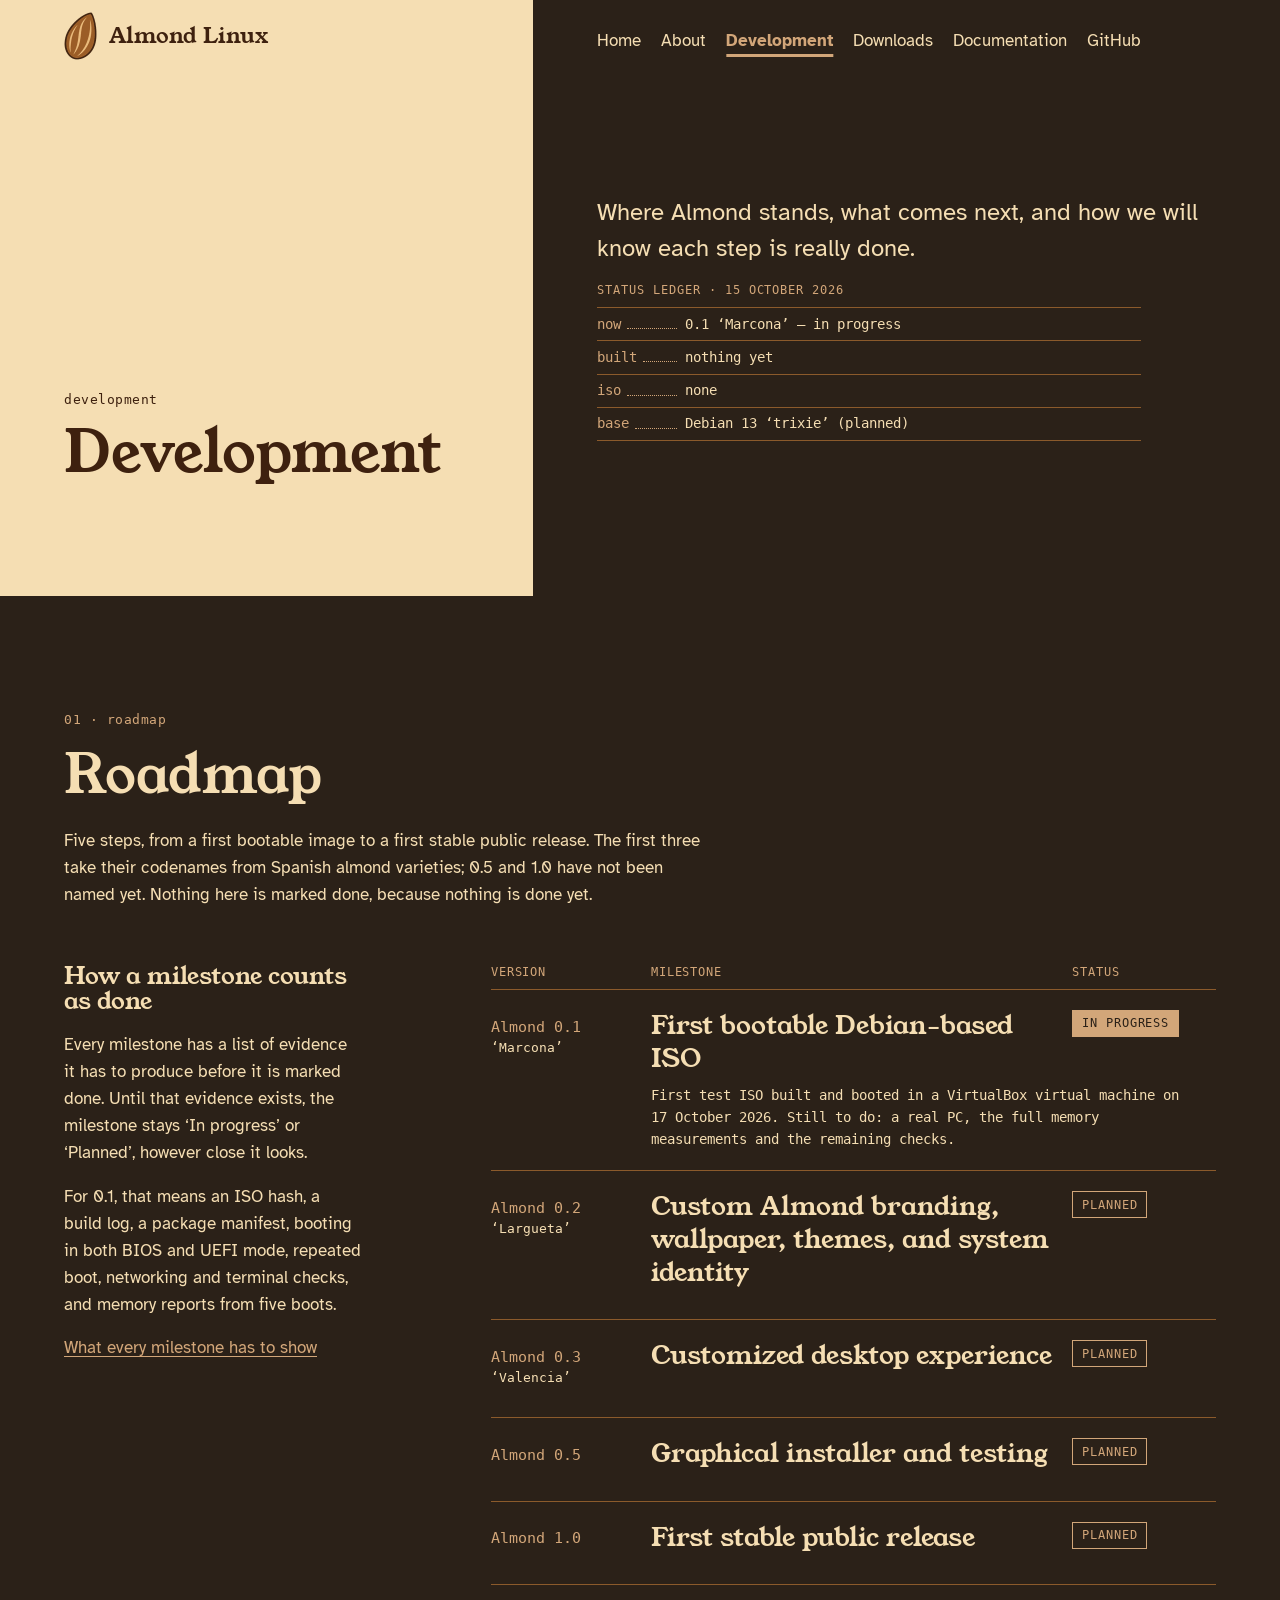
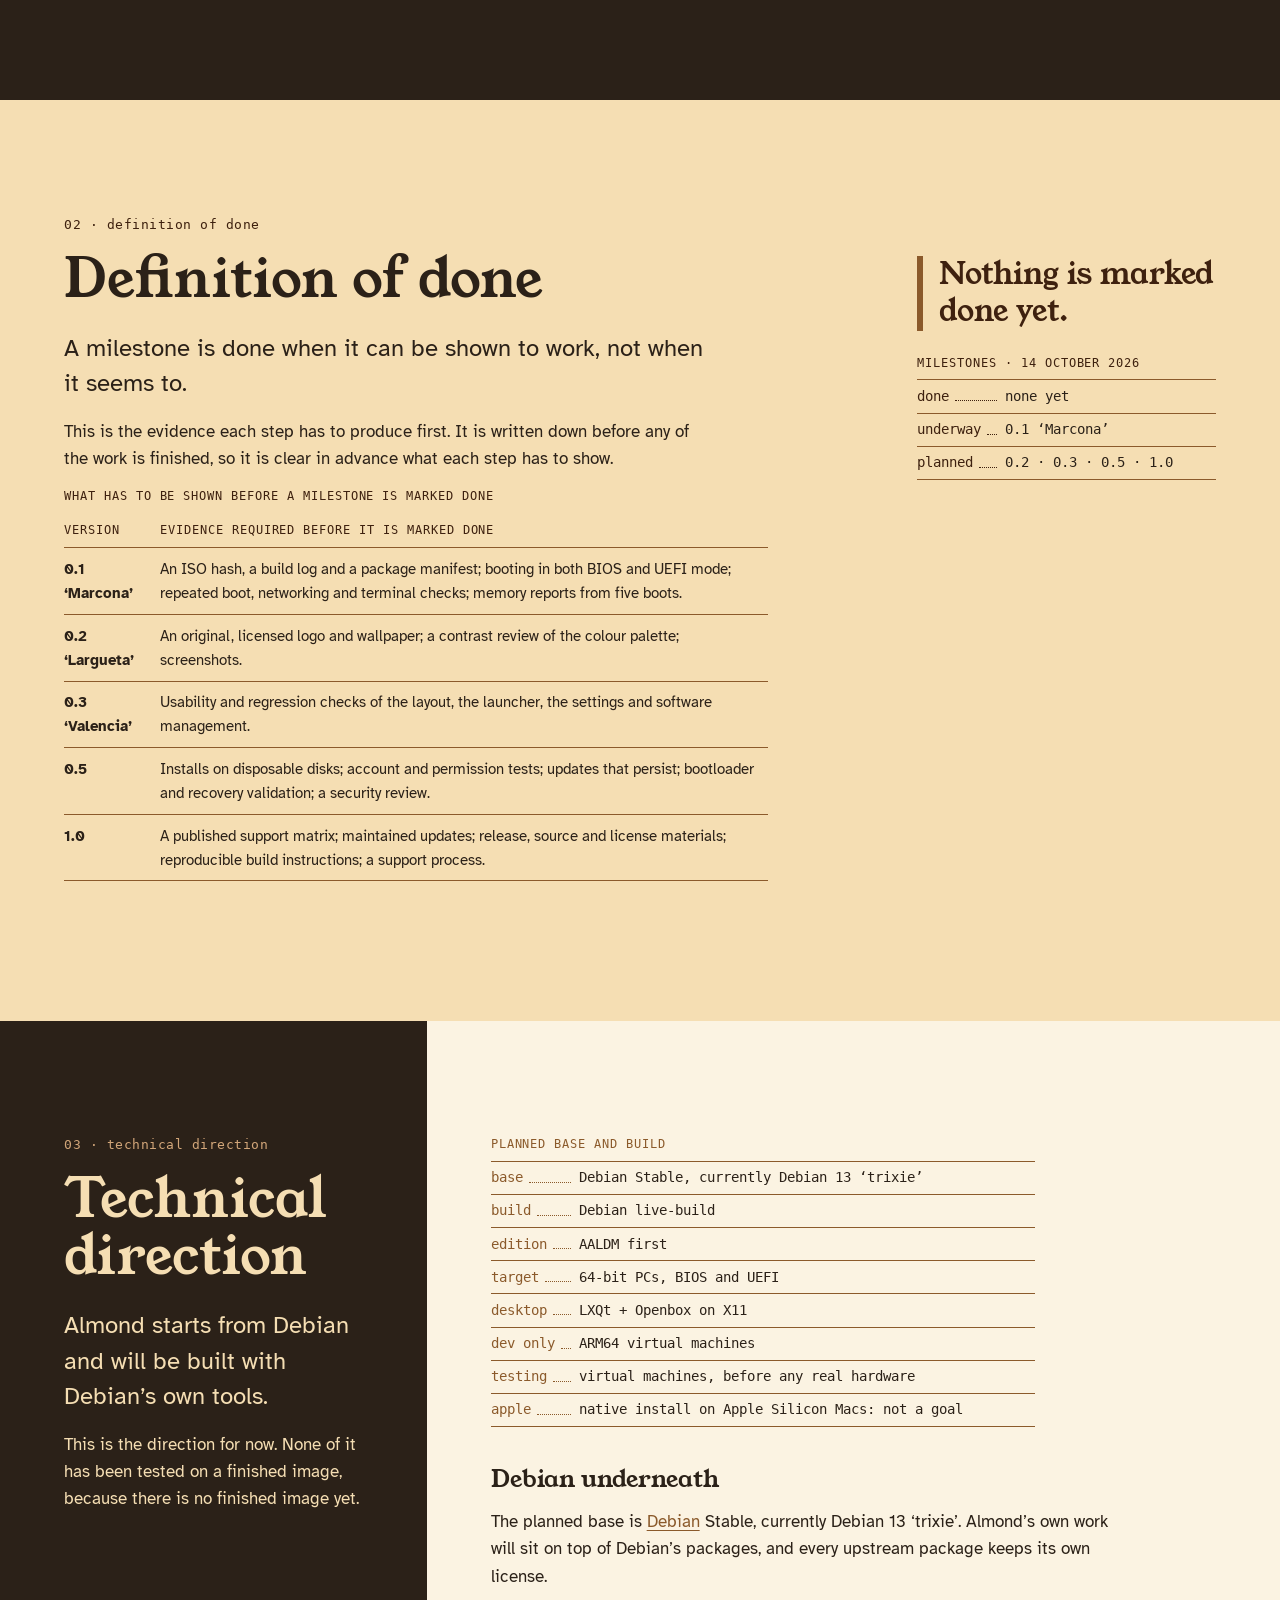
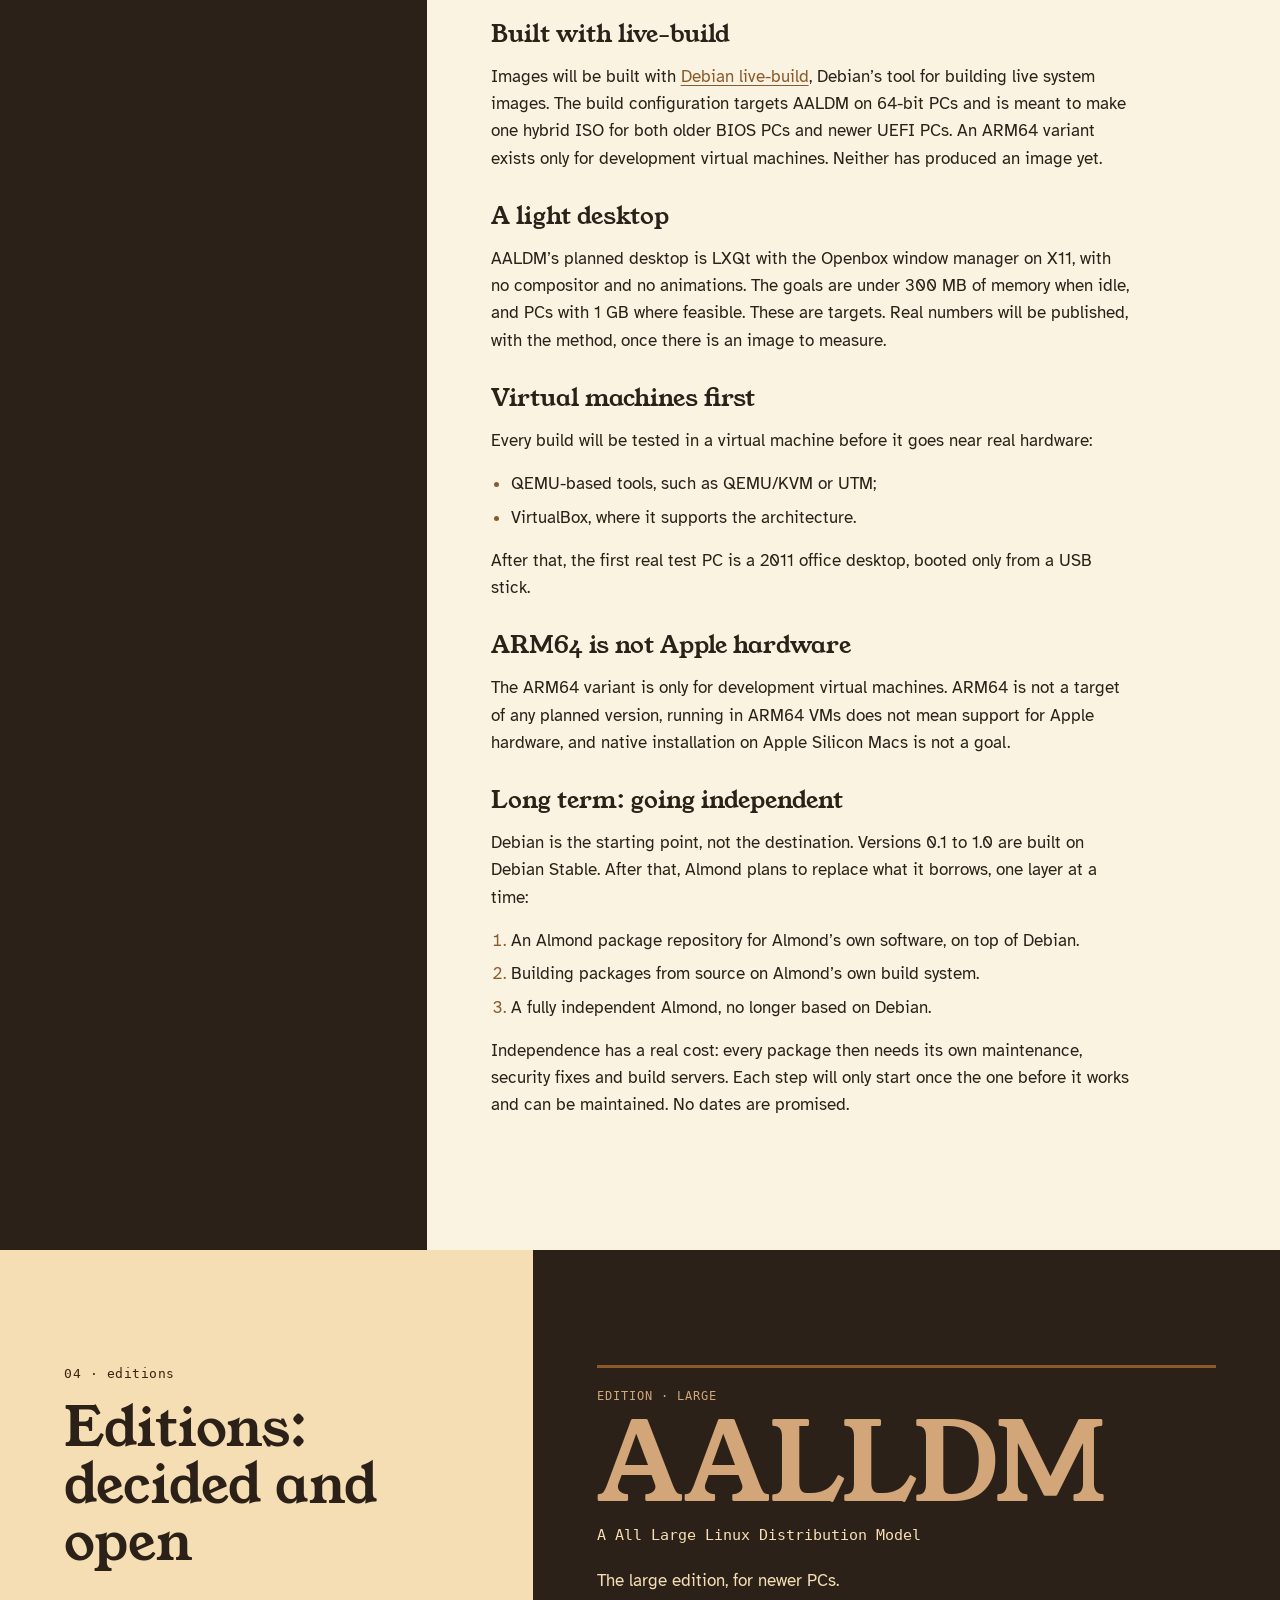
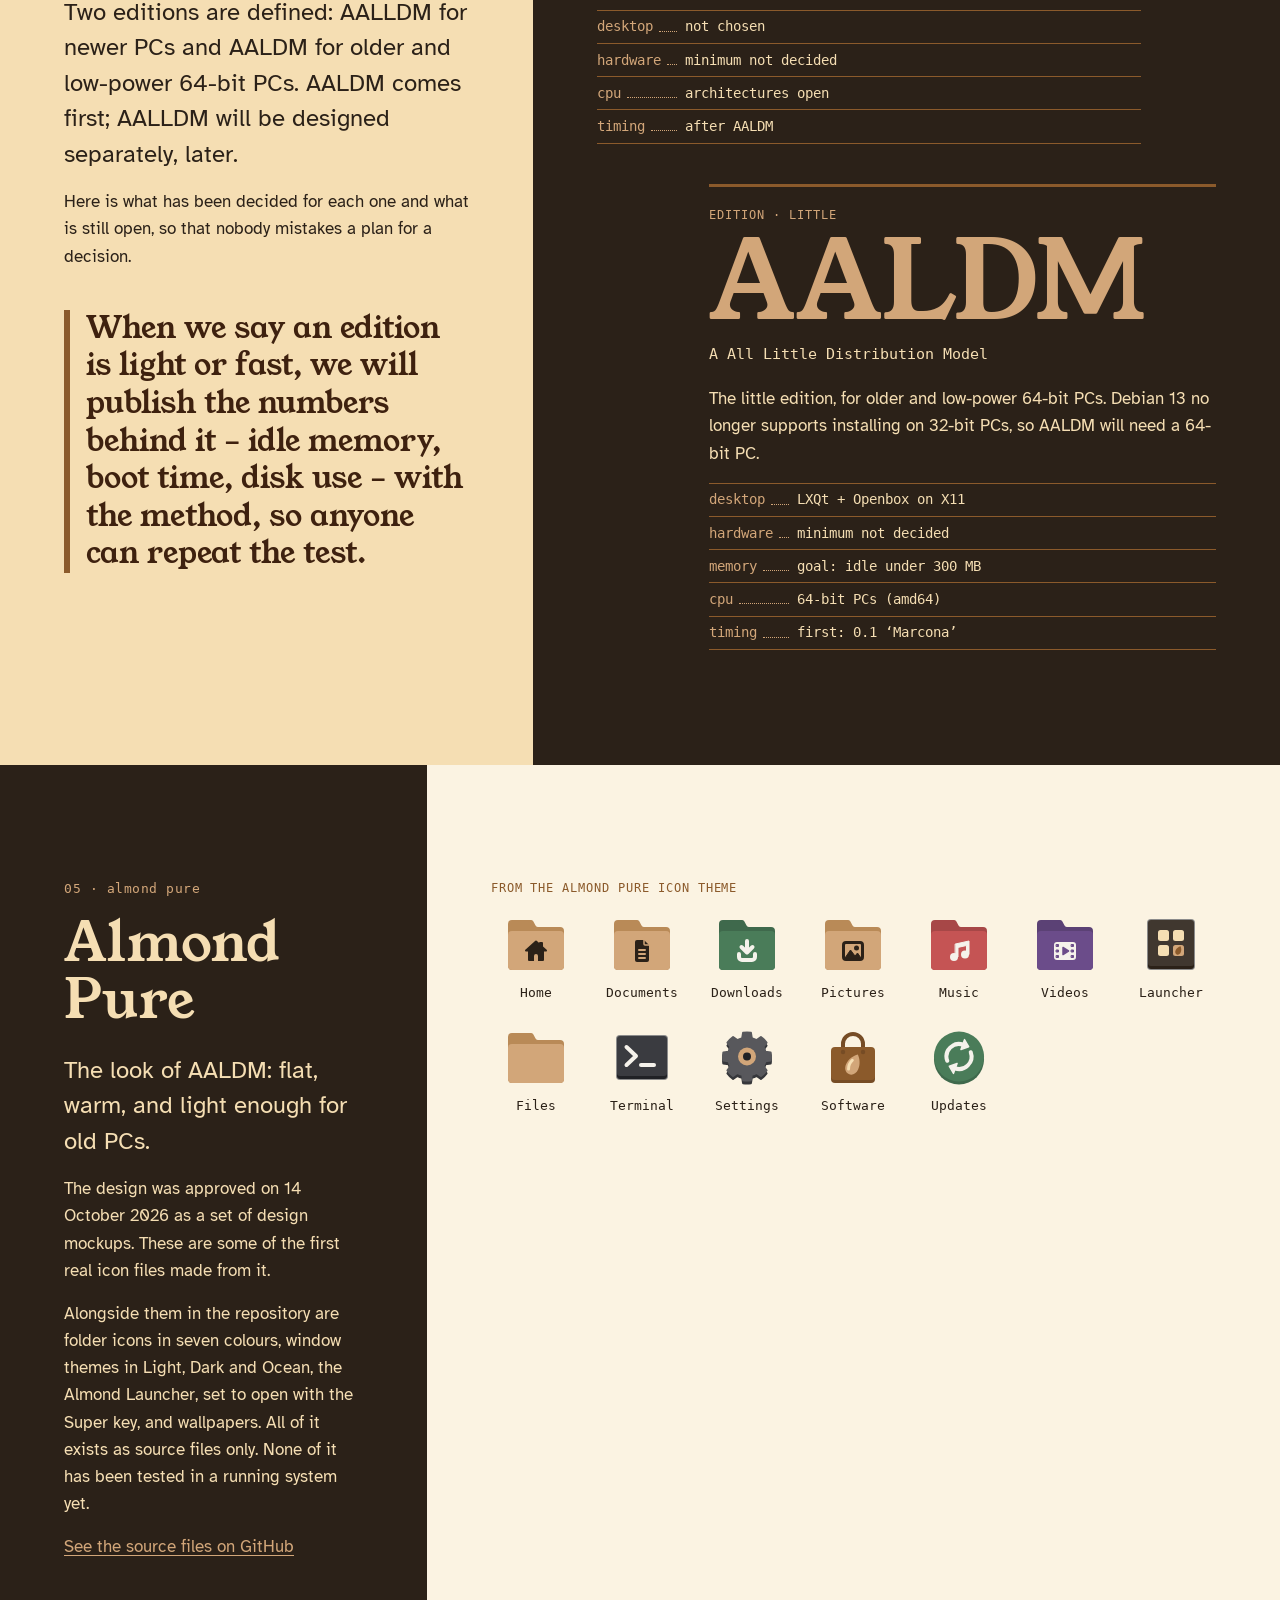
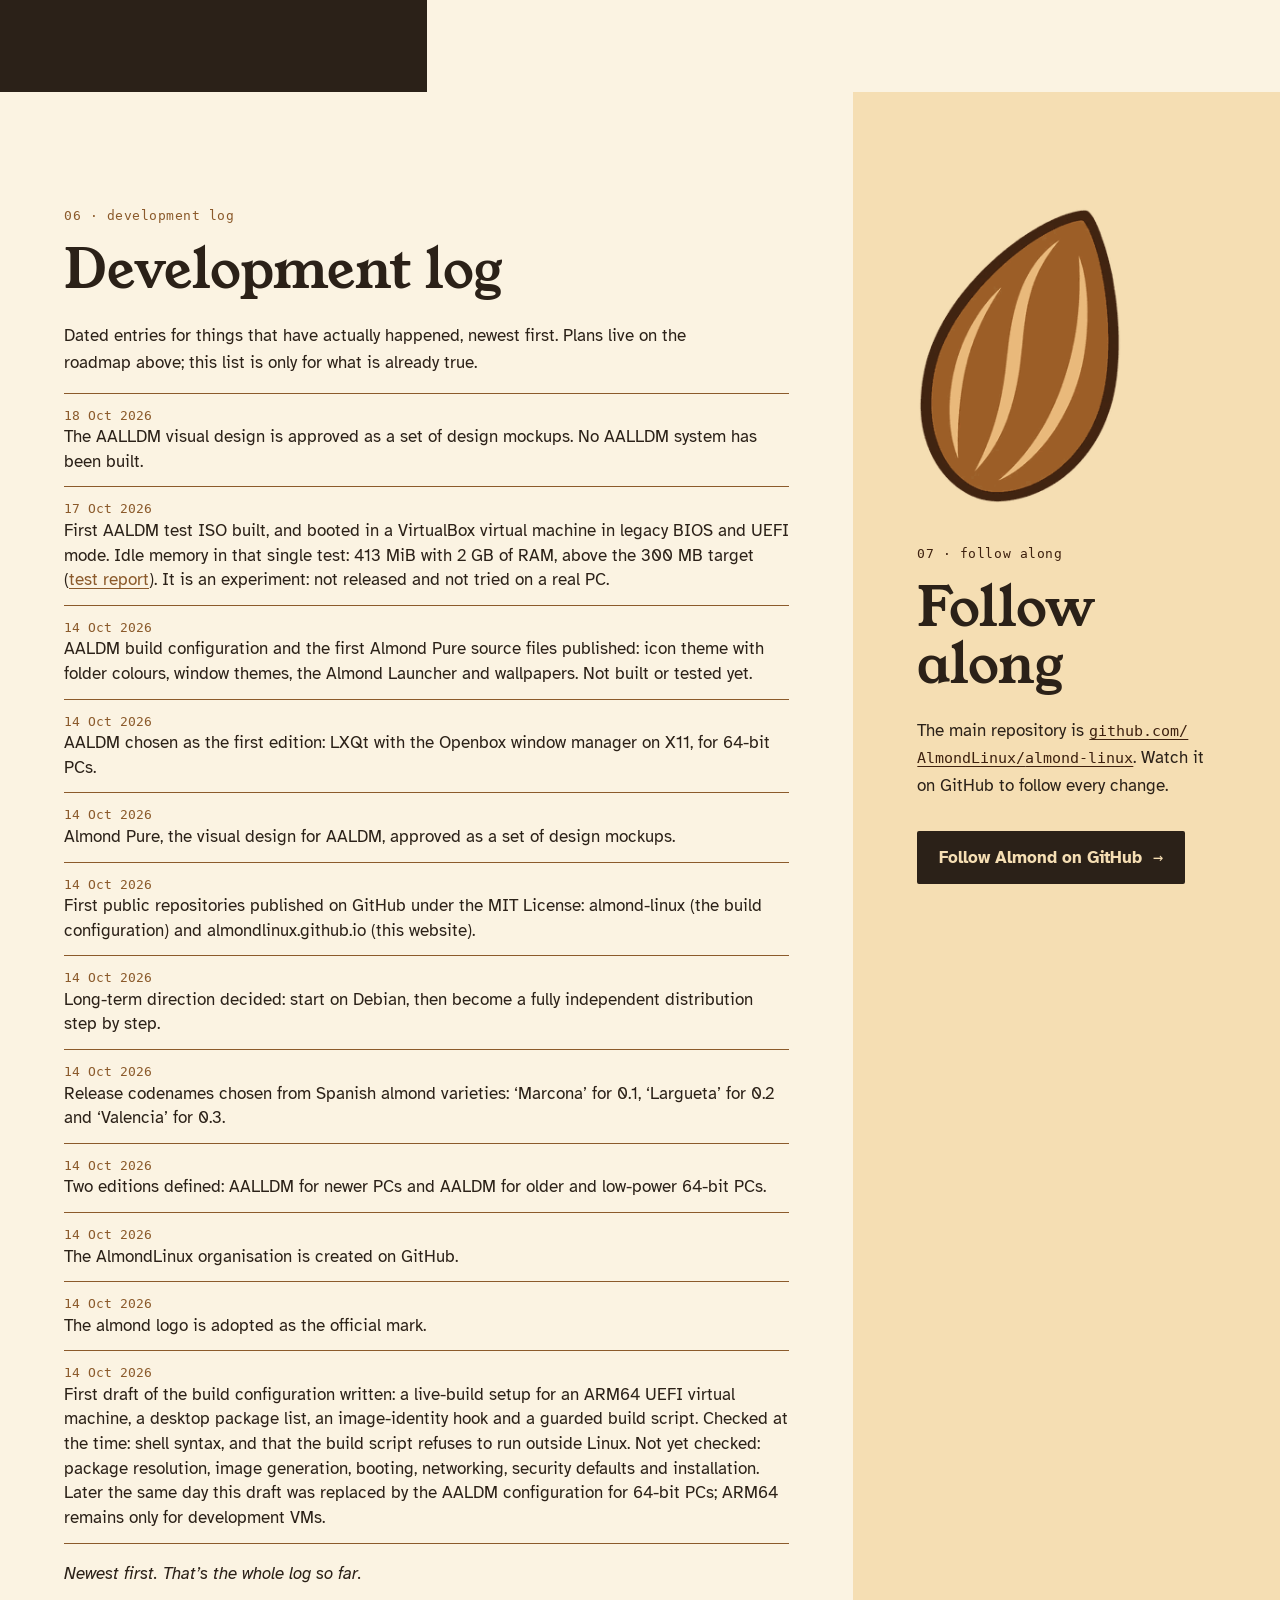
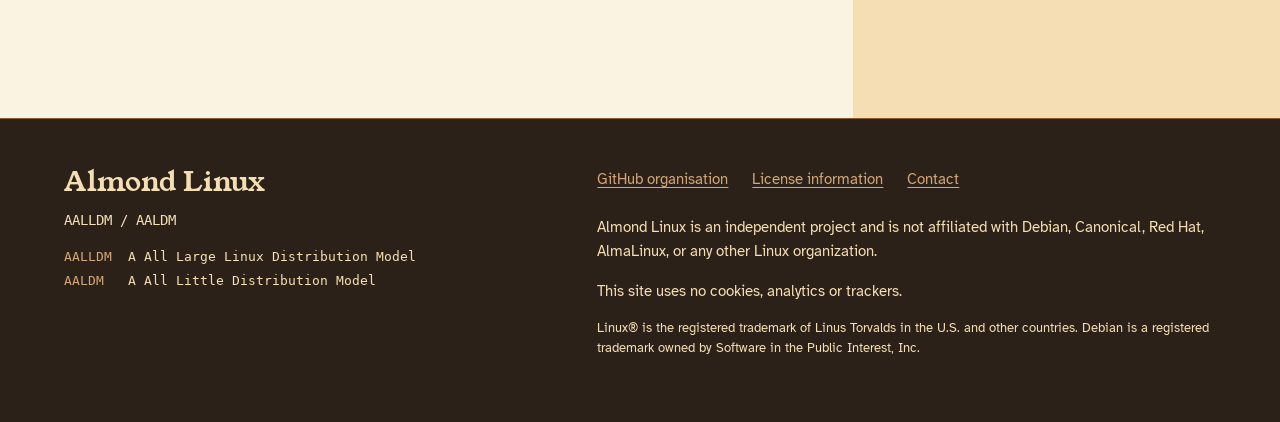
<file: development.html>
<!doctype html>
<html lang="en">
<head>
<meta charset="utf-8">
<meta name="viewport" content="width=device-width, initial-scale=1">
<title>Development – Almond Linux</title>
<meta name="description" content="The Almond Linux roadmap, technical direction and development log. Almond 0.1 ‘Marcona’ is in progress; a first test ISO has booted in a virtual machine.">
<meta name="theme-color" content="#2B2118">
<meta name="color-scheme" content="light">
<link rel="icon" href="favicon.ico?v=2" sizes="48x48">
<link rel="icon" type="image/svg+xml" href="favicon.svg?v=2">
<link rel="icon" type="image/png" sizes="32x32" href="assets/images/favicon-32.png?v=2">
<link rel="apple-touch-icon" sizes="180x180" href="apple-touch-icon.png?v=2">
<link rel="mask-icon" href="safari-pinned-tab.svg?v=2" color="#8B5A2B">
<link rel="manifest" href="site.webmanifest?v=2">
<meta property="og:type" content="website">
<meta property="og:title" content="Development – Almond Linux">
<meta property="og:description" content="The Almond Linux roadmap, technical direction and development log. Almond 0.1 ‘Marcona’ is in progress; a first test ISO has booted in a virtual machine.">
<meta property="og:image" content="https://almondlinux.github.io/assets/images/og-image.png">
<meta property="og:image:alt" content="The Almond Linux logo: a brown almond above the words Almond Linux">
<meta name="twitter:card" content="summary_large_image">
<link rel="stylesheet" href="assets/css/fonts.css">
<link rel="stylesheet" href="assets/css/style.css">
</head>
<body>
<a class="skip" href="#main">Skip to content</a>

<header class="split s57 masthead">
  <div class="field cream bar">
    <a class="brand" href="index.html"><img src="assets/images/almond-mark-header.png" width="33" height="48" alt=""><span>Almond Linux</span></a>
  </div>
  <nav class="field navcell" aria-label="Main">
    <ul>
      <li><a href="index.html">Home</a></li>
      <li><a href="about.html">About</a></li>
      <li><a href="development.html" aria-current="page">Development</a></li>
      <li><a href="downloads.html">Downloads</a></li>
      <li><a href="docs.html">Documentation</a></li>
      <li><a href="https://github.com/AlmondLinux">GitHub</a></li>
    </ul>
  </nav>
</header>

<main id="main">

  <div class="split s57 pagehead">
    <div class="field cream">
      <p class="kicker">development</p>
      <h1>Develop&shy;ment</h1>
    </div>
    <div class="field dark">
      <p class="lead">Where Almond stands, what comes next, and how we will know each step is really done.</p>
      <p class="cap">Status ledger · 15 October 2026</p>
      <dl class="ledger">
        <div><dt>now</dt><dd>0.1 ‘Marcona’ – in progress</dd></div>
        <div><dt>built</dt><dd>nothing yet</dd></div>
        <div><dt>iso</dt><dd>none</dd></div>
        <div><dt>base</dt><dd>Debian 13 ‘trixie’ (planned)</dd></div>
      </dl>
    </div>
  </div>

  <section class="split s48 dark roadmap" aria-labelledby="h-road">
    <div class="field wide">
      <p class="kicker">01 · roadmap</p>
      <h2 id="h-road">Roadmap</h2>
      <p>Five steps, from a first bootable image to a first stable public release. The first three take their codenames from Spanish almond varieties; 0.5 and 1.0 have not been named yet. Nothing here is marked done, because nothing is done yet.</p>
    </div>
    <div class="field rl">
      <div class="cols" aria-hidden="true"><span>version</span><span>milestone</span><span>status</span></div>
      <ol class="road">
        <li class="cur">
          <span class="ver">Almond 0.1 <span class="code">‘Marcona’</span></span>
          <span class="what">First bootable Debian-based ISO</span>
          <span class="state"><span class="vh">Status: </span>In progress</span>
          <span class="det">First test ISO built and booted in a VirtualBox virtual machine on 17 October 2026. Still to do: a real PC, the full memory measurements and the remaining checks.</span>
        </li>
        <li>
          <span class="ver">Almond 0.2 <span class="code">‘Largueta’</span></span>
          <span class="what">Custom Almond branding, wallpaper, themes, and system identity</span>
          <span class="state"><span class="vh">Status: </span>Planned</span>
        </li>
        <li>
          <span class="ver">Almond 0.3 <span class="code">‘Valencia’</span></span>
          <span class="what">Customized desktop experience</span>
          <span class="state"><span class="vh">Status: </span>Planned</span>
        </li>
        <li>
          <span class="ver">Almond 0.5</span>
          <span class="what">Graphical installer and testing</span>
          <span class="state"><span class="vh">Status: </span>Planned</span>
        </li>
        <li>
          <span class="ver">Almond 1.0</span>
          <span class="what">First stable public release</span>
          <span class="state"><span class="vh">Status: </span>Planned</span>
        </li>
      </ol>
    </div>
    <div class="field notes">
      <h3>How a milestone counts as done</h3>
      <p>Every milestone has a list of evidence it has to produce before it is marked done. Until that evidence exists, the milestone stays ‘In progress’ or ‘Planned’, however close it looks.</p>
      <p>For 0.1, that means an ISO hash, a build log, a package manifest, booting in both BIOS and UEFI mode, repeated boot, networking and terminal checks, and memory reports from five boots.</p>
      <p><a href="#h-done">What every milestone has to show</a></p>
    </div>
  </section>

  <section class="split s84 cream" aria-labelledby="h-done">
    <div class="field">
      <p class="kicker">02 · definition of done</p>
      <h2 id="h-done">Definition of done</h2>
      <p class="lead">A milestone is done when it can be shown to work, not when it seems to.</p>
      <p>This is the evidence each step has to produce first. It is written down before any of the work is finished, so it is clear in advance what each step has to show.</p>
      <div class="scroll">
        <table>
          <caption>What has to be shown before a milestone is marked done</caption>
          <thead>
            <tr><th scope="col">Version</th><th scope="col">Evidence required before it is marked done</th></tr>
          </thead>
          <tbody>
            <tr><th scope="row">0.1 ‘Marcona’</th><td>An ISO hash, a build log and a package manifest; booting in both BIOS and UEFI mode; repeated boot, networking and terminal checks; memory reports from five boots.</td></tr>
            <tr><th scope="row">0.2 ‘Largueta’</th><td>An original, licensed logo and wallpaper; a contrast review of the colour palette; screenshots.</td></tr>
            <tr><th scope="row">0.3 ‘Valencia’</th><td>Usability and regression checks of the layout, the launcher, the settings and software management.</td></tr>
            <tr><th scope="row">0.5</th><td>Installs on disposable disks; account and permission tests; updates that persist; bootloader and recovery validation; a security review.</td></tr>
            <tr><th scope="row">1.0</th><td>A published support matrix; maintained updates; release, source and license materials; reproducible build instructions; a support process.</td></tr>
          </tbody>
        </table>
      </div>
    </div>
    <div class="field">
      <p class="big">Nothing is marked done yet.</p>
      <p class="cap">Milestones · 14 October 2026</p>
      <dl class="ledger">
        <div><dt>done</dt><dd>none yet</dd></div>
        <div><dt>underway</dt><dd>0.1 ‘Marcona’</dd></div>
        <div><dt>planned</dt><dd>0.2 · 0.3 · 0.5 · 1.0</dd></div>
      </dl>
    </div>
  </section>

  <section class="split s48" aria-labelledby="h-tech">
    <div class="field dark">
      <p class="kicker">03 · technical direction</p>
      <h2 id="h-tech">Technical direction</h2>
      <p class="lead">Almond starts from Debian and will be built with Debian’s own tools.</p>
      <p>This is the direction for now. None of it has been tested on a finished image, because there is no finished image yet.</p>
    </div>
    <div class="field paper">
      <p class="cap">Planned base and build</p>
      <dl class="ledger">
        <div><dt>base</dt><dd>Debian Stable, currently Debian 13 ‘trixie’</dd></div>
        <div><dt>build</dt><dd>Debian live-build</dd></div>
        <div><dt>edition</dt><dd>AALDM first</dd></div>
        <div><dt>target</dt><dd>64-bit PCs, BIOS and UEFI</dd></div>
        <div><dt>desktop</dt><dd>LXQt + Openbox on X11</dd></div>
        <div><dt>dev only</dt><dd>ARM64 virtual machines</dd></div>
        <div><dt>testing</dt><dd>virtual machines, before any real hardware</dd></div>
        <div><dt>apple</dt><dd>native install on Apple Silicon Macs: not a goal</dd></div>
      </dl>
      <div class="prose">
        <h3>Debian underneath</h3>
        <p>The planned base is <a href="https://www.debian.org/">Debian</a> Stable, currently Debian 13 ‘trixie’. Almond’s own work will sit on top of Debian’s packages, and every upstream package keeps its own license.</p>
        <h3>Built with live-build</h3>
        <p>Images will be built with <a href="https://wiki.debian.org/DebianLive">Debian live-build</a>, Debian’s tool for building live system images. The build configuration targets AALDM on 64-bit PCs and is meant to make one hybrid ISO for both older BIOS PCs and newer UEFI PCs. An ARM64 variant exists only for development virtual machines. Neither has produced an image yet.</p>
        <h3>A light desktop</h3>
        <p>AALDM’s planned desktop is LXQt with the Openbox window manager on X11, with no compositor and no animations. The goals are under 300 MB of memory when idle, and PCs with 1 GB where feasible. These are targets. Real numbers will be published, with the method, once there is an image to measure.</p>
        <h3>Virtual machines first</h3>
        <p>Every build will be tested in a virtual machine before it goes near real hardware:</p>
        <ul>
          <li>QEMU-based tools, such as QEMU/KVM or UTM;</li>
          <li>VirtualBox, where it supports the architecture.</li>
        </ul>
        <p>After that, the first real test PC is a 2011 office desktop, booted only from a USB stick.</p>
        <h3>ARM64 is not Apple hardware</h3>
        <p>The ARM64 variant is only for development virtual machines. ARM64 is not a target of any planned version, running in ARM64 VMs does not mean support for Apple hardware, and native installation on Apple Silicon Macs is not a goal.</p>
        <h3>Long term: going independent</h3>
        <p>Debian is the starting point, not the destination. Versions 0.1 to 1.0 are built on Debian Stable. After that, Almond plans to replace what it borrows, one layer at a time:</p>
        <ol>
          <li>An Almond package repository for Almond’s own software, on top of Debian.</li>
          <li>Building packages from source on Almond’s own build system.</li>
          <li>A fully independent Almond, no longer based on Debian.</li>
        </ol>
        <p>Independence has a real cost: every package then needs its own maintenance, security fixes and build servers. Each step will only start once the one before it works and can be maintained. No dates are promised.</p>
      </div>
    </div>
  </section>

  <section class="split s57" aria-labelledby="h-ed">
    <div class="field cream">
      <p class="kicker">04 · editions</p>
      <h2 id="h-ed">Editions: decided and open</h2>
      <p class="lead">Two editions are defined: AALLDM for newer PCs and AALDM for older and low-power 64-bit PCs. AALDM comes first; AALLDM will be designed separately, later.</p>
      <p>Here is what has been decided for each one and what is still open, so that nobody mistakes a plan for a decision.</p>
      <p class="big">When we say an edition is light or fast, we will publish the numbers behind it – idle memory, boot time, disk use – with the method, so anyone can repeat the test.</p>
    </div>
    <div class="field dark">
      <div class="edition">
        <p class="cap">Edition · large</p>
        <p class="acro">AALLDM</p>
        <p class="expansion">A All Large Linux Distribution Model</p>
        <p>The large edition, for newer PCs.</p>
        <dl class="ledger">
          <div><dt>desktop</dt><dd>not chosen</dd></div>
          <div><dt>hardware</dt><dd>minimum not decided</dd></div>
          <div><dt>cpu</dt><dd>architectures open</dd></div>
          <div><dt>timing</dt><dd>after AALDM</dd></div>
        </dl>
      </div>
      <div class="edition">
        <p class="cap">Edition · little</p>
        <p class="acro">AALDM</p>
        <p class="expansion">A All Little Distribution Model</p>
        <p>The little edition, for older and low-power 64-bit PCs. Debian 13 no longer supports installing on 32-bit PCs, so AALDM will need a 64-bit PC.</p>
        <dl class="ledger">
          <div><dt>desktop</dt><dd>LXQt + Openbox on X11</dd></div>
          <div><dt>hardware</dt><dd>minimum not decided</dd></div>
          <div><dt>memory</dt><dd>goal: idle under 300 MB</dd></div>
          <div><dt>cpu</dt><dd>64-bit PCs (amd64)</dd></div>
          <div><dt>timing</dt><dd>first: 0.1 ‘Marcona’</dd></div>
        </dl>
      </div>
    </div>
  </section>

  <section class="split s48" aria-labelledby="h-pure">
    <div class="field dark">
      <p class="kicker">05 · almond pure</p>
      <h2 id="h-pure">Almond Pure</h2>
      <p class="lead">The look of AALDM: flat, warm, and light enough for old PCs.</p>
      <p>The design was approved on 14 October 2026 as a set of design mockups. These are some of the first real icon files made from it.</p>
      <p>Alongside them in the repository are folder icons in seven colours, window themes in Light, Dark and Ocean, the Almond Launcher, set to open with the Super key, and wallpapers. All of it exists as source files only. None of it has been tested in a running system yet.</p>
      <p><a href="https://github.com/AlmondLinux/almond-linux/tree/main/desktop">See the source files on GitHub</a></p>
    </div>
    <div class="field paper">
      <p class="cap">From the Almond Pure icon theme</p>
      <ul class="icon-grid">
        <li><img src="assets/images/almond-pure/user-home.svg" width="64" height="64" alt=""><span>Home</span></li>
        <li><img src="assets/images/almond-pure/folder-documents.svg" width="64" height="64" alt=""><span>Documents</span></li>
        <li><img src="assets/images/almond-pure/folder-download.svg" width="64" height="64" alt=""><span>Downloads</span></li>
        <li><img src="assets/images/almond-pure/folder-pictures.svg" width="64" height="64" alt=""><span>Pictures</span></li>
        <li><img src="assets/images/almond-pure/folder-music.svg" width="64" height="64" alt=""><span>Music</span></li>
        <li><img src="assets/images/almond-pure/folder-videos.svg" width="64" height="64" alt=""><span>Videos</span></li>
        <li><img src="assets/images/almond-pure/almond-launch.svg" width="64" height="64" alt=""><span>Launcher</span></li>
        <li><img src="assets/images/almond-pure/system-file-manager.svg" width="64" height="64" alt=""><span>Files</span></li>
        <li><img src="assets/images/almond-pure/utilities-terminal.svg" width="64" height="64" alt=""><span>Terminal</span></li>
        <li><img src="assets/images/almond-pure/preferences-system.svg" width="64" height="64" alt=""><span>Settings</span></li>
        <li><img src="assets/images/almond-pure/system-software-install.svg" width="64" height="64" alt=""><span>Software</span></li>
        <li><img src="assets/images/almond-pure/system-software-update.svg" width="64" height="64" alt=""><span>Updates</span></li>
      </ul>
    </div>
  </section>

  <div class="split s84">
    <section class="field paper" aria-labelledby="h-log">
      <p class="kicker">06 · development log</p>
      <h2 id="h-log">Development log</h2>
      <p>Dated entries for things that have actually happened, newest first. Plans live on the roadmap above; this list is only for what is already true.</p>
      <ol class="logbook" reversed>
        <li><time datetime="2026-10-18">18 Oct 2026</time> The AALLDM visual design is approved as a set of design mockups. No AALLDM system has been built.</li>
        <li><time datetime="2026-10-17">17 Oct 2026</time> First AALDM test ISO built, and booted in a VirtualBox virtual machine in legacy BIOS and UEFI mode. Idle memory in that single test: 413 MiB with 2 GB of RAM, above the 300 MB target (<a href="https://github.com/AlmondLinux/almond-linux/blob/ai-bridge/phase-1/tests/results/2026-10-17-vm/RESULTS.md">test report</a>). It is an experiment: not released and not tried on a real PC.</li>
        <li><time datetime="2026-10-14">14 Oct 2026</time> AALDM build configuration and the first Almond Pure source files published: icon theme with folder colours, window themes, the Almond Launcher and wallpapers. Not built or tested yet.</li>
        <li><time datetime="2026-10-14">14 Oct 2026</time> AALDM chosen as the first edition: LXQt with the Openbox window manager on X11, for 64-bit PCs.</li>
        <li><time datetime="2026-10-14">14 Oct 2026</time> Almond Pure, the visual design for AALDM, approved as a set of design mockups.</li>
        <li><time datetime="2026-10-14">14 Oct 2026</time> First public repositories published on GitHub under the MIT License: almond-linux (the build configuration) and almondlinux.github.io (this website).</li>
        <li><time datetime="2026-10-14">14 Oct 2026</time> Long-term direction decided: start on Debian, then become a fully independent distribution step by step.</li>
        <li><time datetime="2026-10-14">14 Oct 2026</time> Release codenames chosen from Spanish almond varieties: ‘Marcona’ for 0.1, ‘Largueta’ for 0.2 and ‘Valencia’ for 0.3.</li>
        <li><time datetime="2026-10-14">14 Oct 2026</time> Two editions defined: AALLDM for newer PCs and AALDM for older and low-power 64-bit PCs.</li>
        <li><time datetime="2026-10-14">14 Oct 2026</time> The AlmondLinux organisation is created on GitHub.</li>
        <li><time datetime="2026-10-14">14 Oct 2026</time> The almond logo is adopted as the official mark.</li>
        <li><time datetime="2026-10-14">14 Oct 2026</time> First draft of the build configuration written: a live-build setup for an ARM64 UEFI virtual machine, a desktop package list, an image-identity hook and a guarded build script. Checked at the time: shell syntax, and that the build script refuses to run outside Linux. Not yet checked: package resolution, image generation, booting, networking, security defaults and installation. Later the same day this draft was replaced by the AALDM configuration for 64-bit PCs; ARM64 remains only for development VMs.</li>
      </ol>
      <p class="aside">Newest first. That’s the whole log so far.</p>
    </section>
    <section class="field cream stack" aria-labelledby="h-follow">
      <img class="mark" src="assets/images/almond-mark.png" width="220" height="320" alt="">
      <div>
        <p class="kicker">07 · follow along</p>
        <h2 id="h-follow">Follow along</h2>
        <p>The main repository is <a href="https://github.com/AlmondLinux/almond-linux" class="mono">github.com/<wbr>AlmondLinux/<wbr>almond-linux</a>. Watch it on GitHub to follow every change.</p>
        <a class="btn" href="https://github.com/AlmondLinux/almond-linux"><span>Follow Almond on GitHub</span> <span class="arr" aria-hidden="true">→</span></a>
      </div>
    </section>
  </div>

</main>

<footer class="split s57 dark foot">
  <div class="field">
    <p class="fname">Almond Linux</p>
    <p class="mono">AALLDM / AALDM</p>
    <dl class="expand">
      <div><dt>AALLDM</dt><dd>A All Large Linux Distribution Model</dd></div>
      <div><dt>AALDM</dt><dd>A All Little Distribution Model</dd></div>
    </dl>
  </div>
  <div class="field">
    <ul class="flinks">
      <li><a href="https://github.com/AlmondLinux">GitHub organisation</a></li>
      <li><a href="docs.html#license">License information</a></li>
      <li><a href="docs.html#contact">Contact</a></li>
    </ul>
    <p>Almond Linux is an independent project and is not affiliated with Debian, Canonical, Red Hat, AlmaLinux, or any other Linux organization.</p>
    <p>This site uses no cookies, analytics or trackers.</p>
    <p class="legal">Linux® is the registered trademark of Linus Torvalds in the U.S. and other countries. Debian is a registered trademark owned by Software in the Public Interest, Inc.</p>
  </div>
</footer>
</body>
</html>
</file>
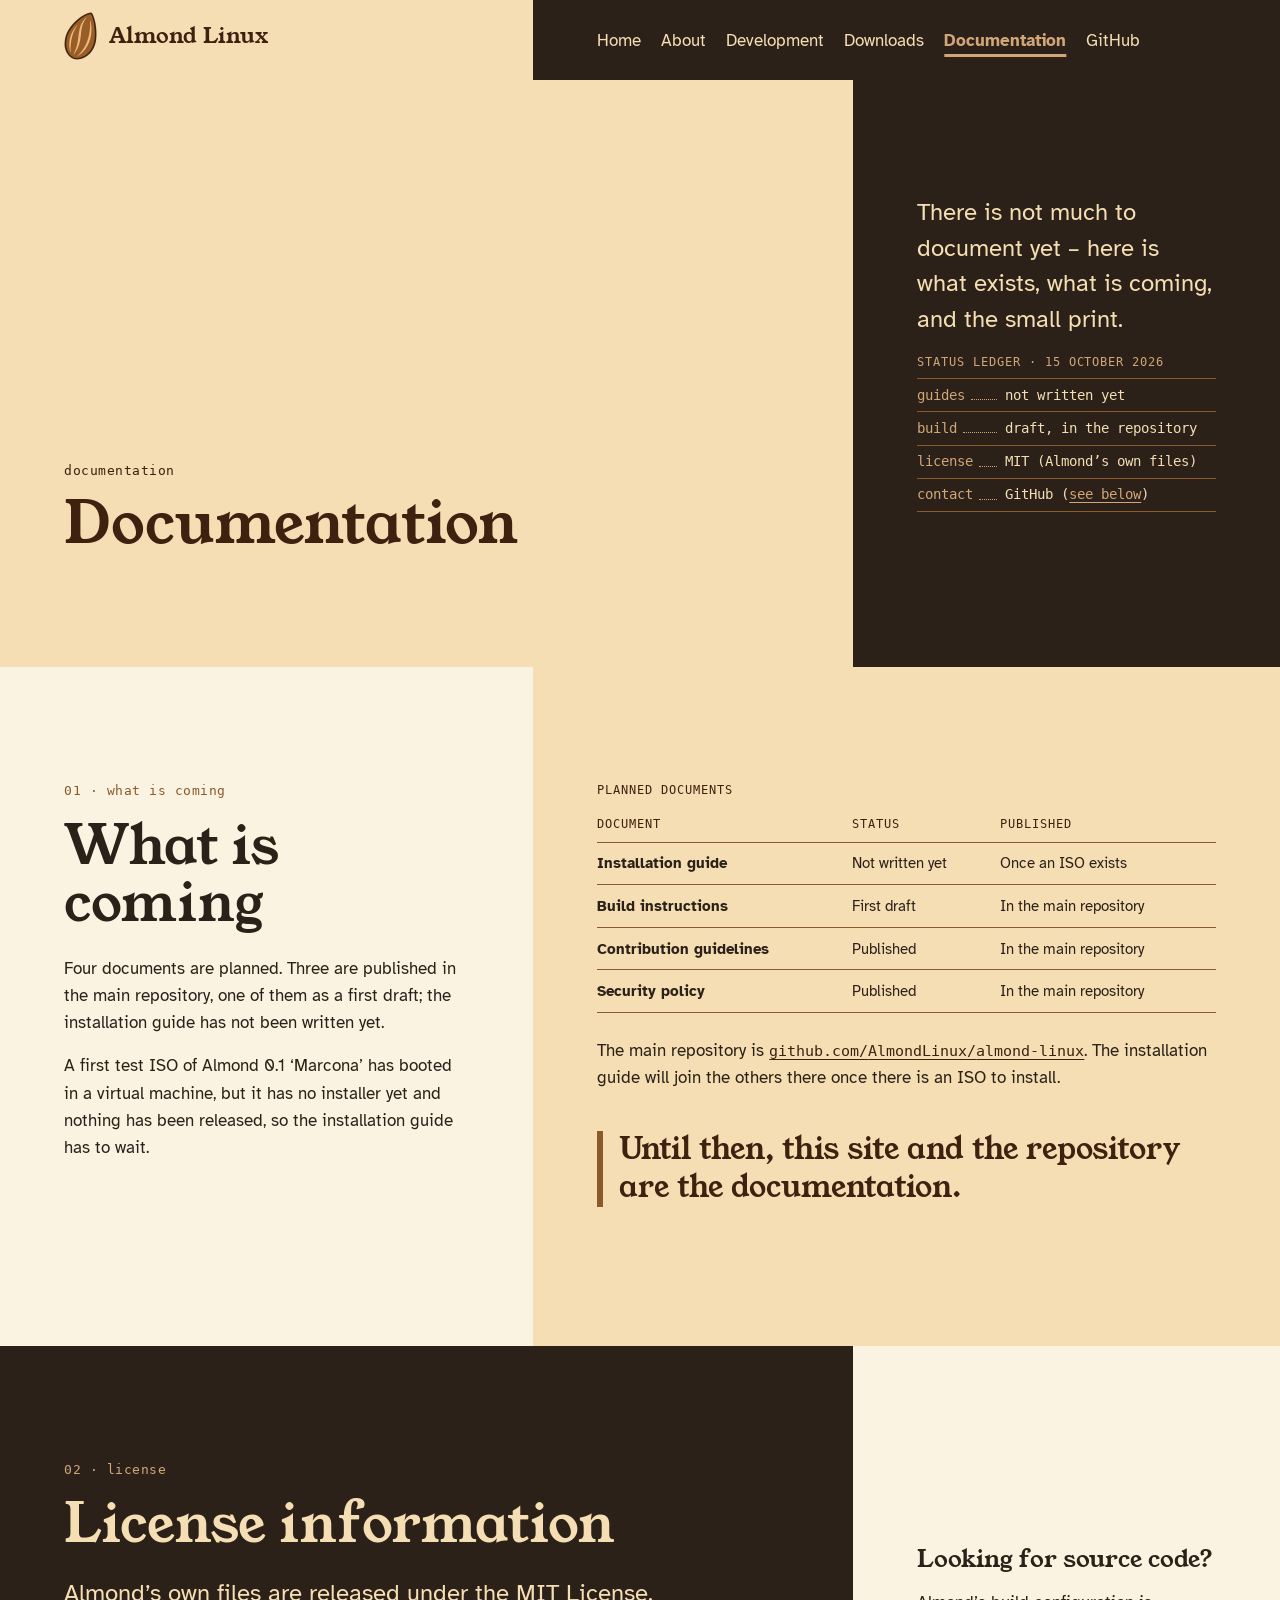
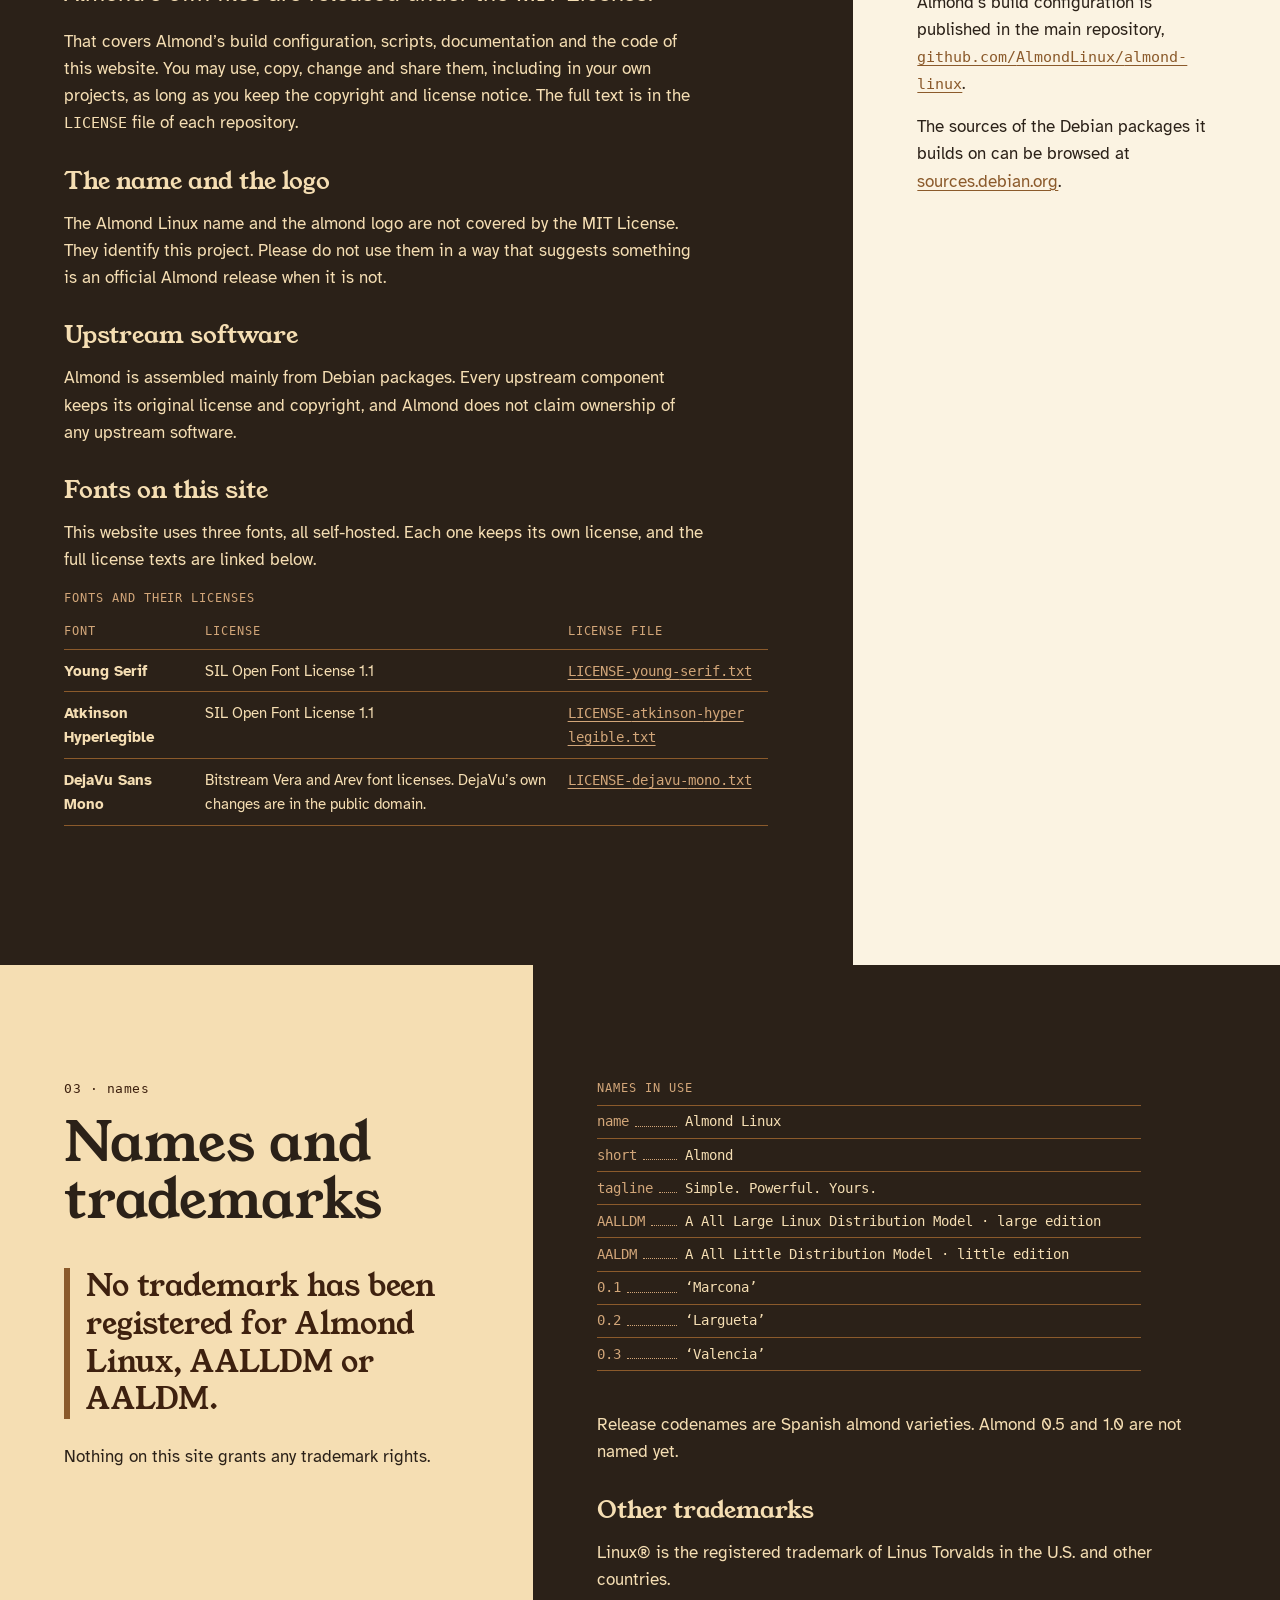
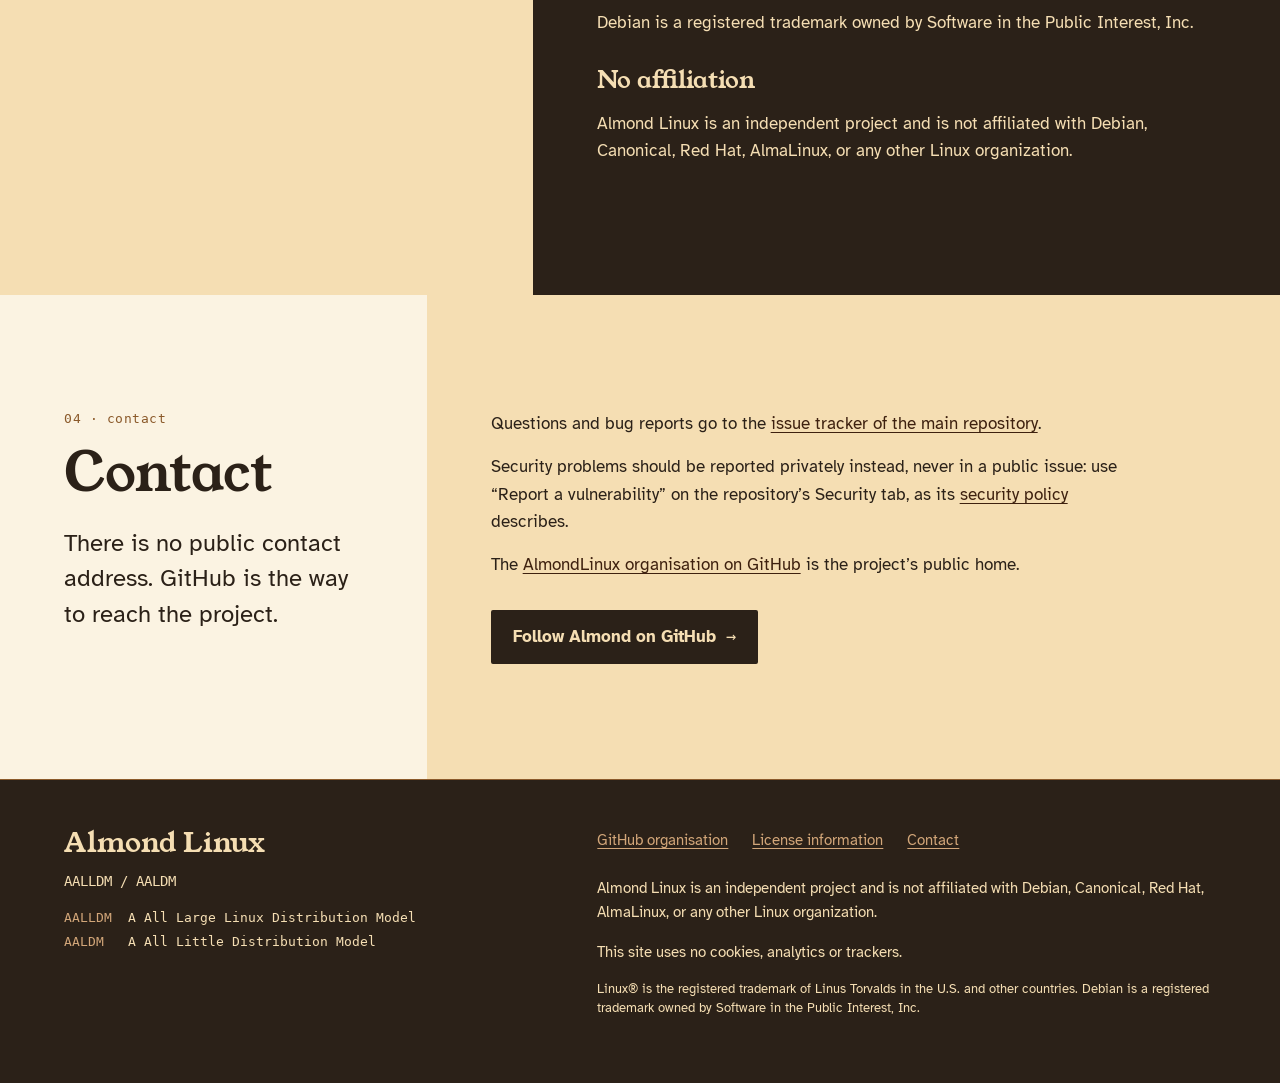
<file: docs.html>
<!doctype html>
<html lang="en">
<head>
<meta charset="utf-8">
<meta name="viewport" content="width=device-width, initial-scale=1">
<title>Documentation – Almond Linux</title>
<meta name="description" content="Almond Linux documentation status, license information, trademarks and contact.">
<meta name="theme-color" content="#2B2118">
<meta name="color-scheme" content="light">
<link rel="icon" href="favicon.ico?v=2" sizes="48x48">
<link rel="icon" type="image/svg+xml" href="favicon.svg?v=2">
<link rel="icon" type="image/png" sizes="32x32" href="assets/images/favicon-32.png?v=2">
<link rel="apple-touch-icon" sizes="180x180" href="apple-touch-icon.png?v=2">
<link rel="mask-icon" href="safari-pinned-tab.svg?v=2" color="#8B5A2B">
<link rel="manifest" href="site.webmanifest?v=2">
<meta property="og:type" content="website">
<meta property="og:title" content="Documentation – Almond Linux">
<meta property="og:description" content="Almond Linux documentation status, license information, trademarks and contact.">
<meta property="og:image" content="https://almondlinux.github.io/assets/images/og-image.png">
<meta property="og:image:alt" content="The Almond Linux logo: a brown almond above the words Almond Linux">
<meta name="twitter:card" content="summary_large_image">
<link rel="stylesheet" href="assets/css/fonts.css">
<link rel="stylesheet" href="assets/css/style.css">
</head>
<body>
<a class="skip" href="#main">Skip to content</a>

<header class="split s57 masthead">
  <div class="field cream bar">
    <a class="brand" href="index.html"><img src="assets/images/almond-mark-header.png" width="33" height="48" alt=""><span>Almond Linux</span></a>
  </div>
  <nav class="field navcell" aria-label="Main">
    <ul>
      <li><a href="index.html">Home</a></li>
      <li><a href="about.html">About</a></li>
      <li><a href="development.html">Development</a></li>
      <li><a href="downloads.html">Downloads</a></li>
      <li><a href="docs.html" aria-current="page">Documentation</a></li>
      <li><a href="https://github.com/AlmondLinux">GitHub</a></li>
    </ul>
  </nav>
</header>

<main id="main">

  <div class="split s84 pagehead">
    <div class="field cream">
      <p class="kicker">documentation</p>
      <h1>Documen&shy;tation</h1>
    </div>
    <div class="field dark">
      <p class="lead">There is not much to document yet – here is what exists, what is coming, and the small print.</p>
      <p class="cap">Status ledger · 15 October 2026</p>
      <dl class="ledger">
        <div><dt>guides</dt><dd>not written yet</dd></div>
        <div><dt>build</dt><dd>draft, in the repository</dd></div>
        <div><dt>license</dt><dd>MIT (Almond’s own files)</dd></div>
        <div><dt>contact</dt><dd>GitHub (<a href="#contact">see below</a>)</dd></div>
      </dl>
    </div>
  </div>

  <section class="split s57" aria-labelledby="h-coming">
    <div class="field paper">
      <p class="kicker">01 · what is coming</p>
      <h2 id="h-coming">What is coming</h2>
      <p>Four documents are planned. Three are published in the main repository, one of them as a first draft; the installation guide has not been written yet.</p>
      <p>A first test ISO of Almond 0.1 ‘Marcona’ has booted in a virtual machine, but it has no installer yet and nothing has been released, so the installation guide has to wait.</p>
    </div>
    <div class="field cream">
      <div class="scroll">
        <table>
          <caption>Planned documents</caption>
          <thead>
            <tr><th scope="col">Document</th><th scope="col">Status</th><th scope="col">Published</th></tr>
          </thead>
          <tbody>
            <tr><th scope="row">Installation guide</th><td>Not written yet</td><td>Once an ISO exists</td></tr>
            <tr><th scope="row">Build instructions</th><td>First draft</td><td>In the main repository</td></tr>
            <tr><th scope="row">Contribution guidelines</th><td>Published</td><td>In the main repository</td></tr>
            <tr><th scope="row">Security policy</th><td>Published</td><td>In the main repository</td></tr>
          </tbody>
        </table>
      </div>
      <p>The main repository is <a href="https://github.com/AlmondLinux/almond-linux" class="mono">github.com/<wbr>AlmondLinux/<wbr>almond-linux</a>. The installation guide will join the others there once there is an ISO to install.</p>
      <p class="big">Until then, this site and the repository are the documentation.</p>
    </div>
  </section>

  <section class="split s84" id="license" aria-labelledby="h-license">
    <div class="field dark">
      <p class="kicker">02 · license</p>
      <h2 id="h-license">License information</h2>
      <p class="lead">Almond’s own files are released under the MIT License.</p>
      <div class="prose">
        <p>That covers Almond’s build configuration, scripts, documentation and the code of this website. You may use, copy, change and share them, including in your own projects, as long as you keep the copyright and license notice. The full text is in the <span class="mono">LICENSE</span> file of each repository.</p>
        <h3>The name and the logo</h3>
        <p>The Almond Linux name and the almond logo are not covered by the MIT License. They identify this project. Please do not use them in a way that suggests something is an official Almond release when it is not.</p>
        <h3>Upstream software</h3>
        <p>Almond is assembled mainly from Debian packages. Every upstream component keeps its original license and copyright, and Almond does not claim ownership of any upstream software.</p>
        <h3>Fonts on this site</h3>
        <p>This website uses three fonts, all self-hosted. Each one keeps its own license, and the full license texts are linked below.</p>
        <div class="scroll">
          <table>
            <caption>Fonts and their licenses</caption>
            <thead>
              <tr><th scope="col">Font</th><th scope="col">License</th><th scope="col">License file</th></tr>
            </thead>
            <tbody>
              <tr><th scope="row">Young Serif</th><td>SIL Open Font License 1.1</td><td><a class="mono" href="assets/fonts/LICENSE-young-serif.txt">LICENSE-<wbr>young-<wbr>serif.txt</a></td></tr>
              <tr><th scope="row">Atkinson Hyperlegible</th><td>SIL Open Font License 1.1</td><td><a class="mono" href="assets/fonts/LICENSE-atkinson-hyperlegible.txt">LICENSE-<wbr>atkinson-<wbr>hyper<wbr>legible.txt</a></td></tr>
              <tr><th scope="row">DejaVu Sans Mono</th><td>Bitstream Vera and Arev font licenses. DejaVu’s own changes are in the public domain.</td><td><a class="mono" href="assets/fonts/LICENSE-dejavu-mono.txt">LICENSE-<wbr>dejavu-<wbr>mono.txt</a></td></tr>
            </tbody>
          </table>
        </div>
      </div>
    </div>
    <div class="field paper drop">
      <h3>Looking for source code?</h3>
      <p>Almond’s build configuration is published in the main repository, <a href="https://github.com/AlmondLinux/almond-linux" class="mono">github.com/<wbr>AlmondLinux/<wbr>almond-linux</a>.</p>
      <p>The sources of the Debian packages it builds on can be browsed at <a href="https://sources.debian.org/">sources.debian.org</a>.</p>
    </div>
  </section>

  <section class="split s57" aria-labelledby="h-names">
    <div class="field cream">
      <p class="kicker">03 · names</p>
      <h2 id="h-names">Names and trademarks</h2>
      <p class="big">No trademark has been registered for Almond Linux, AALLDM or AALDM.</p>
      <p>Nothing on this site grants any trademark rights.</p>
    </div>
    <div class="field dark">
      <p class="cap">Names in use</p>
      <dl class="ledger">
        <div><dt>name</dt><dd>Almond Linux</dd></div>
        <div><dt>short</dt><dd>Almond</dd></div>
        <div><dt>tagline</dt><dd>Simple. Powerful. Yours.</dd></div>
        <div><dt>AALLDM</dt><dd>A All Large Linux Distribution Model · large edition</dd></div>
        <div><dt>AALDM</dt><dd>A All Little Distribution Model · little edition</dd></div>
        <div><dt>0.1</dt><dd>‘Marcona’</dd></div>
        <div><dt>0.2</dt><dd>‘Largueta’</dd></div>
        <div><dt>0.3</dt><dd>‘Valencia’</dd></div>
      </dl>
      <div class="prose">
        <p>Release codenames are Spanish almond varieties. Almond 0.5 and 1.0 are not named yet.</p>
        <h3>Other trademarks</h3>
        <p>Linux® is the registered trademark of Linus Torvalds in the U.S. and other countries.</p>
        <p>Debian is a registered trademark owned by Software in the Public Interest, Inc.</p>
        <h3>No affiliation</h3>
        <p>Almond Linux is an independent project and is not affiliated with Debian, Canonical, Red Hat, AlmaLinux, or any other Linux organization.</p>
      </div>
    </div>
  </section>

  <section class="split s48" id="contact" aria-labelledby="h-contact">
    <div class="field paper">
      <p class="kicker">04 · contact</p>
      <h2 id="h-contact">Contact</h2>
      <p class="lead">There is no public contact address. GitHub is the way to reach the project.</p>
    </div>
    <div class="field cream">
      <div class="prose">
        <p>Questions and bug reports go to the <a href="https://github.com/AlmondLinux/almond-linux/issues">issue tracker of the main repository</a>.</p>
        <p>Security problems should be reported privately instead, never in a public issue: use “Report a vulnerability” on the repository’s Security tab, as its <a href="https://github.com/AlmondLinux/almond-linux/blob/main/SECURITY.md">security policy</a> describes.</p>
        <p>The <a href="https://github.com/AlmondLinux">AlmondLinux organisation on GitHub</a> is the project’s public home.</p>
      </div>
      <a class="btn" href="https://github.com/AlmondLinux/almond-linux"><span>Follow Almond on GitHub</span> <span class="arr" aria-hidden="true">→</span></a>
    </div>
  </section>

</main>

<footer class="split s57 dark foot">
  <div class="field">
    <p class="fname">Almond Linux</p>
    <p class="mono">AALLDM / AALDM</p>
    <dl class="expand">
      <div><dt>AALLDM</dt><dd>A All Large Linux Distribution Model</dd></div>
      <div><dt>AALDM</dt><dd>A All Little Distribution Model</dd></div>
    </dl>
  </div>
  <div class="field">
    <ul class="flinks">
      <li><a href="https://github.com/AlmondLinux">GitHub organisation</a></li>
      <li><a href="docs.html#license">License information</a></li>
      <li><a href="docs.html#contact">Contact</a></li>
    </ul>
    <p>Almond Linux is an independent project and is not affiliated with Debian, Canonical, Red Hat, AlmaLinux, or any other Linux organization.</p>
    <p>This site uses no cookies, analytics or trackers.</p>
    <p class="legal">Linux® is the registered trademark of Linus Torvalds in the U.S. and other countries. Debian is a registered trademark owned by Software in the Public Interest, Inc.</p>
  </div>
</footer>
</body>
</html>
</file>
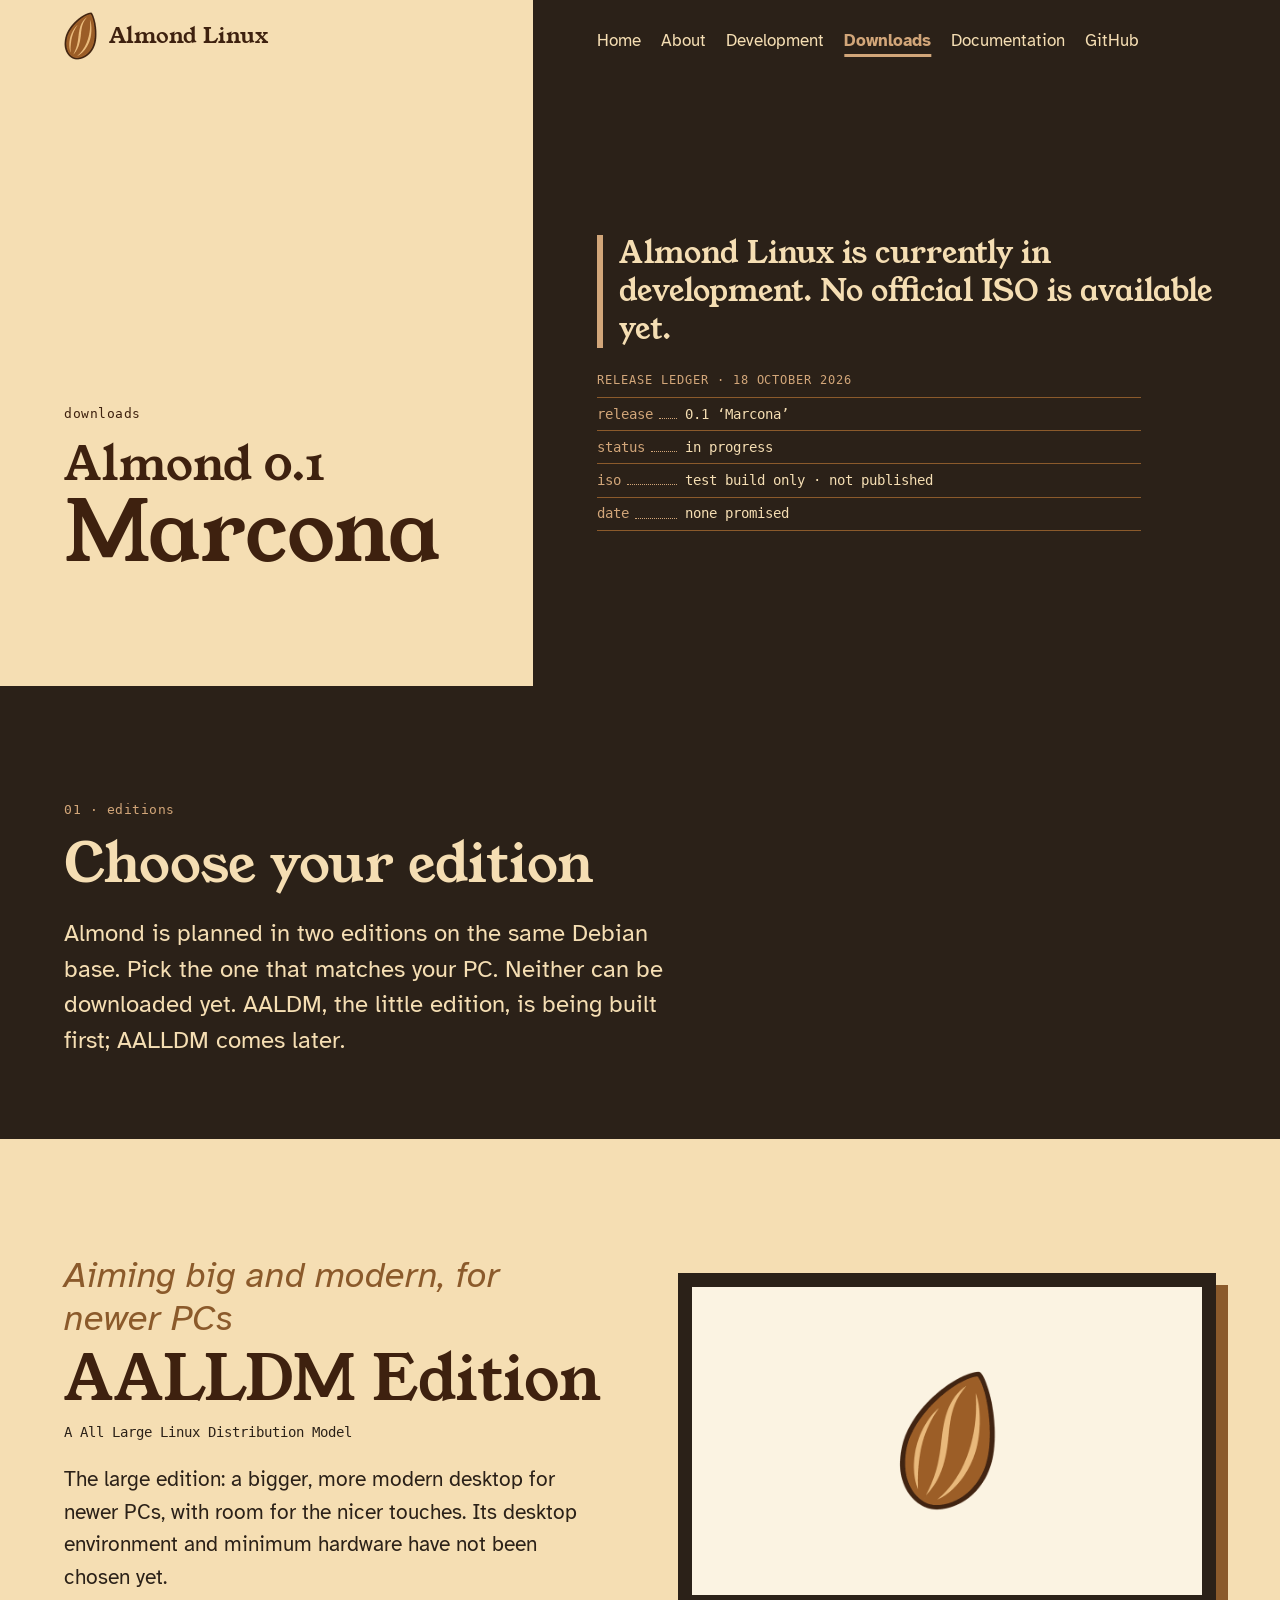
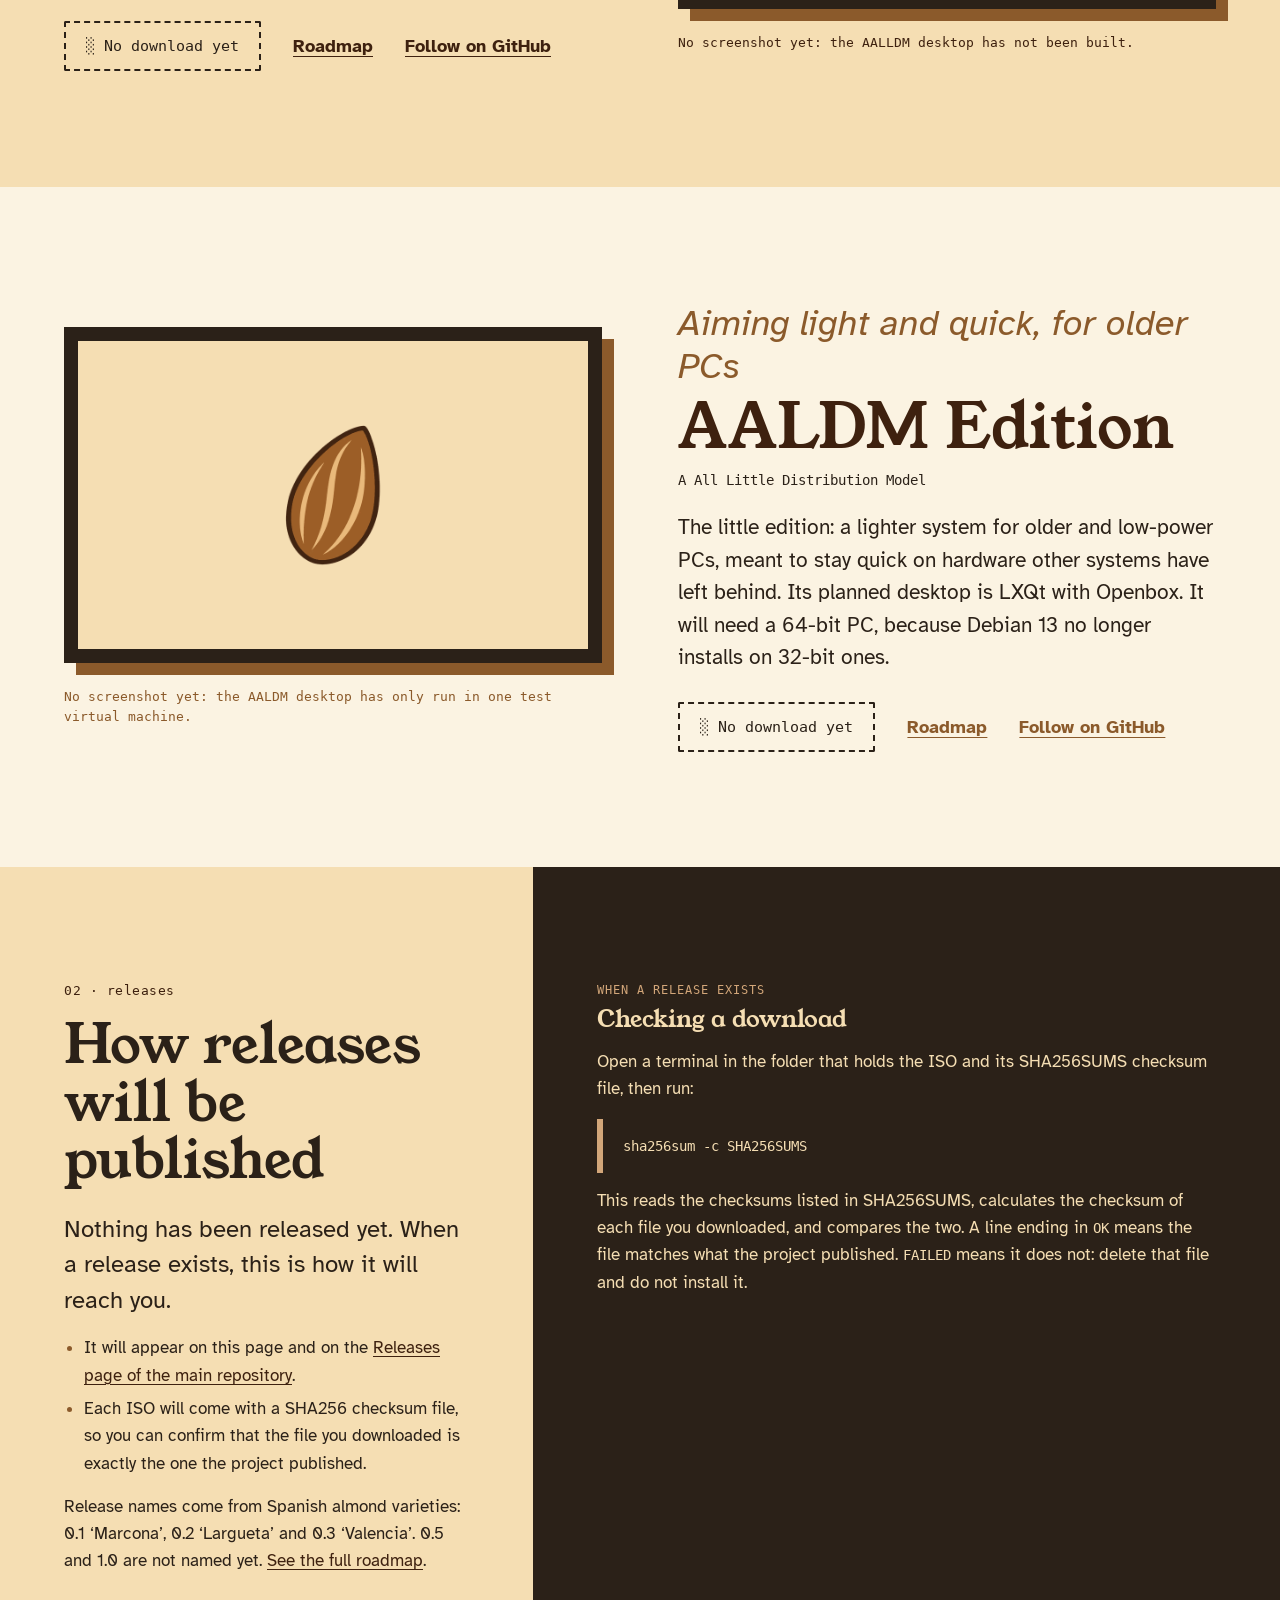
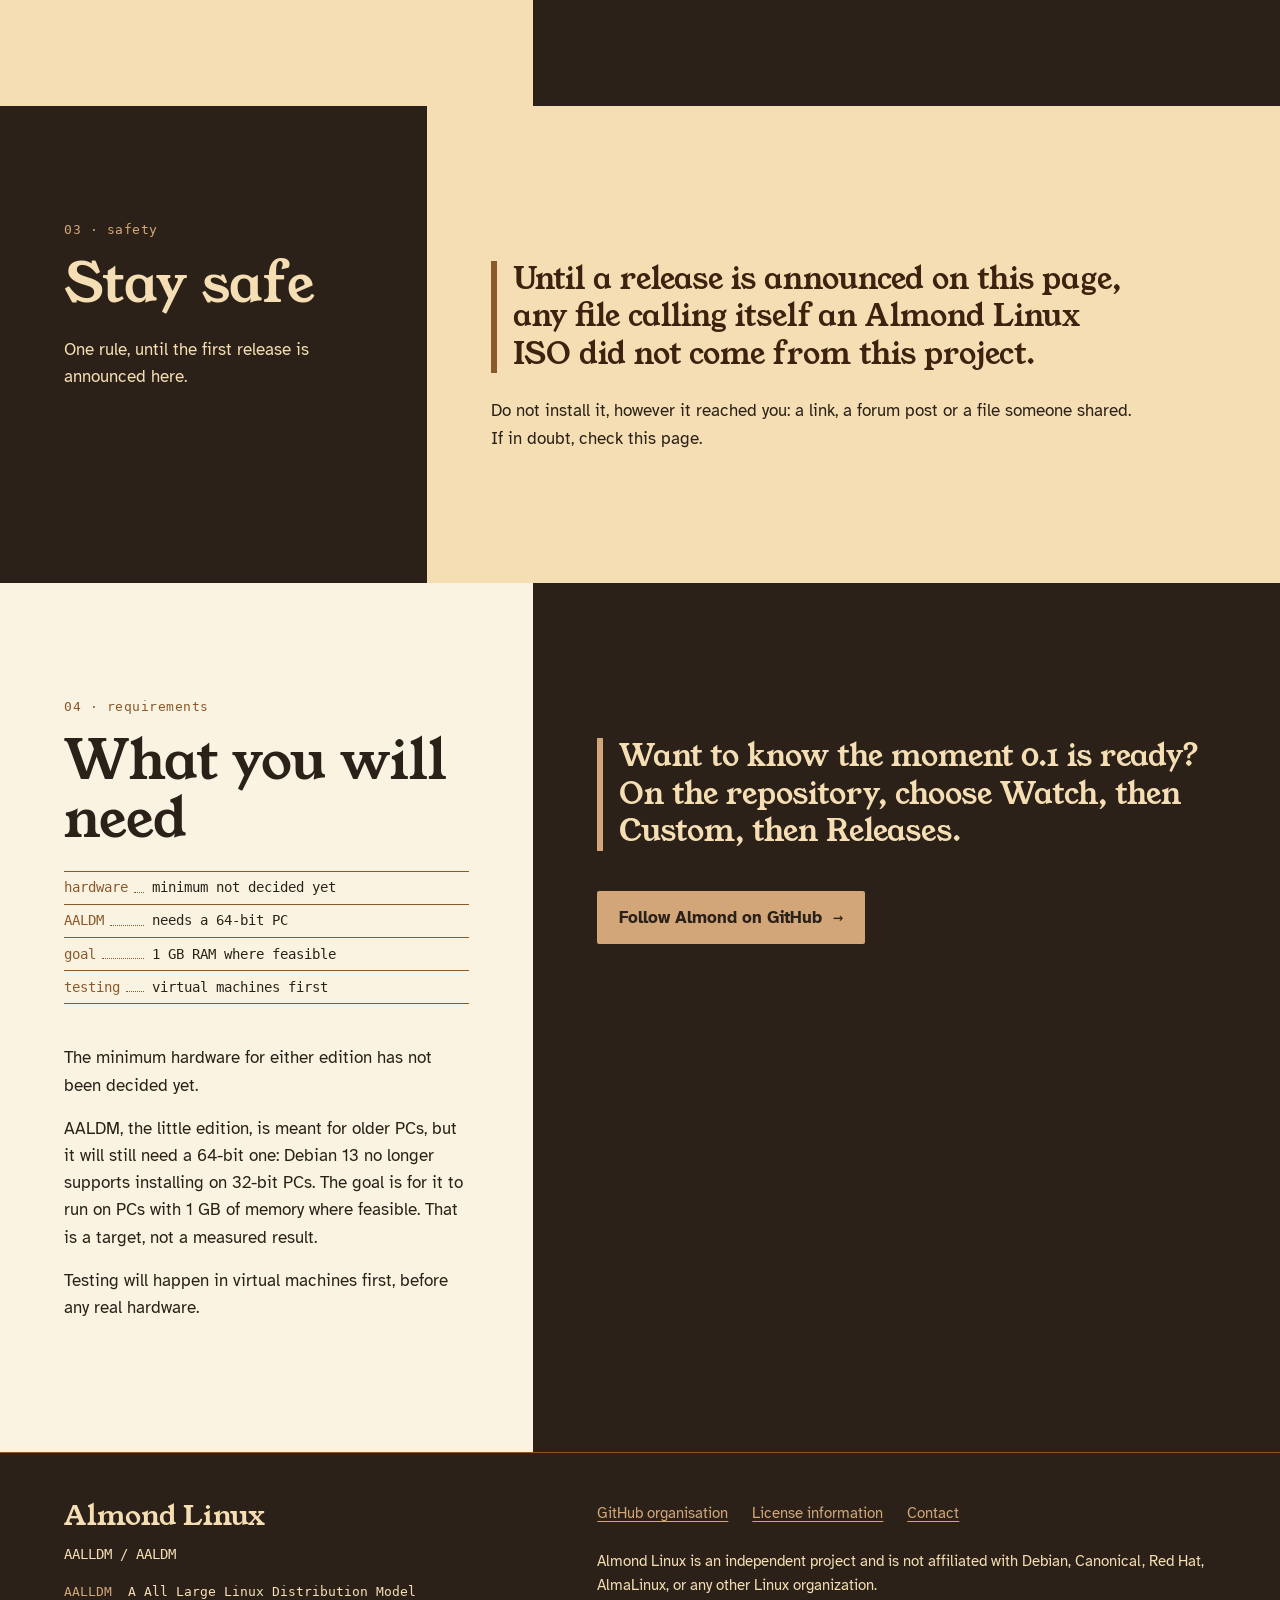
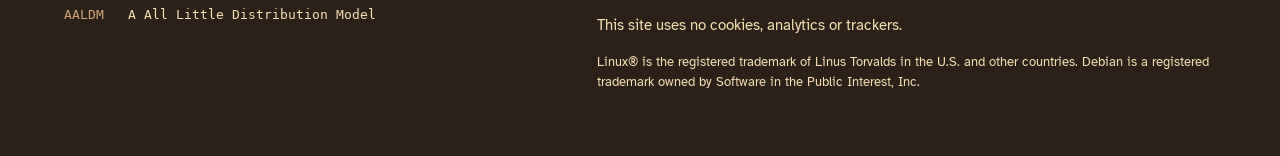
<file: downloads.html>
<!doctype html>
<html lang="en">
<head>
<meta charset="utf-8">
<meta name="viewport" content="width=device-width, initial-scale=1">
<title>Downloads – Almond Linux</title>
<meta name="description" content="Almond Linux is currently in development. No official ISO is available yet. Two editions are planned: AALLDM and AALDM.">
<meta name="theme-color" content="#2B2118">
<meta name="color-scheme" content="light">
<link rel="icon" href="favicon.ico?v=2" sizes="48x48">
<link rel="icon" type="image/svg+xml" href="favicon.svg?v=2">
<link rel="icon" type="image/png" sizes="32x32" href="assets/images/favicon-32.png?v=2">
<link rel="apple-touch-icon" sizes="180x180" href="apple-touch-icon.png?v=2">
<link rel="mask-icon" href="safari-pinned-tab.svg?v=2" color="#8B5A2B">
<link rel="manifest" href="site.webmanifest?v=2">
<meta property="og:type" content="website">
<meta property="og:title" content="Downloads – Almond Linux">
<meta property="og:description" content="No official Almond Linux ISO is available yet. Two editions are planned: AALLDM and AALDM.">
<meta property="og:image" content="https://almondlinux.github.io/assets/images/og-image.png">
<meta property="og:image:alt" content="The Almond Linux logo: a brown almond above the words Almond Linux">
<meta name="twitter:card" content="summary_large_image">
<link rel="stylesheet" href="assets/css/fonts.css">
<link rel="stylesheet" href="assets/css/style.css">
</head>
<body>
<a class="skip" href="#main">Skip to content</a>

<header class="split s57 masthead">
  <div class="field cream bar">
    <a class="brand" href="index.html"><img src="assets/images/almond-mark-header.png" width="33" height="48" alt=""><span>Almond Linux</span></a>
  </div>
  <nav class="field navcell" aria-label="Main">
    <ul>
      <li><a href="index.html">Home</a></li>
      <li><a href="about.html">About</a></li>
      <li><a href="development.html">Development</a></li>
      <li><a href="downloads.html" aria-current="page">Downloads</a></li>
      <li><a href="docs.html">Documentation</a></li>
      <li><a href="https://github.com/AlmondLinux">GitHub</a></li>
    </ul>
  </nav>
</header>

<main id="main">

  <div class="split s57 pagehead release">
    <div class="field cream">
      <p class="kicker">downloads</p>
      <h1><span class="rel">Almond 0.1</span> <span class="cn">Marcona</span></h1>
    </div>
    <div class="field dark">
      <p class="big">Almond Linux is currently in development. No official ISO is available yet.</p>
      <p class="cap">Release ledger · 18 October 2026</p>
      <dl class="ledger">
        <div><dt>release</dt><dd>0.1 ‘Marcona’</dd></div>
        <div><dt>status</dt><dd>in progress</dd></div>
        <div><dt>iso</dt><dd>test build only · not published</dd></div>
        <div><dt>date</dt><dd>none promised</dd></div>
      </dl>
    </div>
  </div>

  <section class="choose" aria-labelledby="h-editions">
    <div class="field dark choose-head">
      <p class="kicker">01 · editions</p>
      <h2 id="h-editions">Choose your edition</h2>
      <p class="lead">Almond is planned in two editions on the same Debian base. Pick the one that matches your PC. Neither can be downloaded yet. AALDM, the little edition, is being built first; AALLDM comes later.</p>
    </div>

    <article class="ed-row cream" aria-labelledby="h-aalldm">
      <div class="ed-text">
        <p class="ed-tag">Aiming big and modern, for newer PCs</p>
        <h3 class="ed-name" id="h-aalldm">AALLDM Edition</h3>
        <p class="expansion">A All Large Linux Distribution Model</p>
        <p class="ed-desc">The large edition: a bigger, more modern desktop for newer PCs, with room for the nicer touches. Its desktop environment and minimum hardware have not been chosen yet.</p>
        <div class="ed-actions">
          <span class="btn btn-off"><span aria-hidden="true">░ </span>No download yet</span>
          <a href="development.html">Roadmap</a>
          <a href="https://github.com/AlmondLinux/almond-linux">Follow on GitHub</a>
        </div>
      </div>
      <figure class="screen">
        <div class="screen-inner"><img src="assets/images/almond-mark.png" width="220" height="320" alt=""></div>
        <figcaption>No screenshot yet: the AALLDM desktop has not been built.</figcaption>
      </figure>
    </article>

    <article class="ed-row paper flip" aria-labelledby="h-aaldm">
      <div class="ed-text">
        <p class="ed-tag">Aiming light and quick, for older PCs</p>
        <h3 class="ed-name" id="h-aaldm">AALDM Edition</h3>
        <p class="expansion">A All Little Distribution Model</p>
        <p class="ed-desc">The little edition: a lighter system for older and low-power PCs, meant to stay quick on hardware other systems have left behind. Its planned desktop is LXQt with Openbox. It will need a 64-bit PC, because Debian 13 no longer installs on 32-bit ones.</p>
        <div class="ed-actions">
          <span class="btn btn-off"><span aria-hidden="true">░ </span>No download yet</span>
          <a href="development.html">Roadmap</a>
          <a href="https://github.com/AlmondLinux/almond-linux">Follow on GitHub</a>
        </div>
      </div>
      <figure class="screen">
        <div class="screen-inner"><img src="assets/images/almond-mark.png" width="220" height="320" alt=""></div>
        <figcaption>No screenshot yet: the AALDM desktop has only run in one test virtual machine.</figcaption>
      </figure>
    </article>
  </section>

  <section class="split s57" aria-labelledby="h-publish">
    <div class="field cream">
      <p class="kicker">02 · releases</p>
      <h2 id="h-publish">How releases will be published</h2>
      <div class="prose">
        <p class="lead">Nothing has been released yet. When a release exists, this is how it will reach you.</p>
        <ul>
          <li>It will appear on this page and on the <a href="https://github.com/AlmondLinux/almond-linux/releases">Releases page of the main repository</a>.</li>
          <li>Each ISO will come with a SHA256 checksum file, so you can confirm that the file you downloaded is exactly the one the project published.</li>
        </ul>
        <p>Release names come from Spanish almond varieties: 0.1 ‘Marcona’, 0.2 ‘Largueta’ and 0.3 ‘Valencia’. 0.5 and 1.0 are not named yet. <a href="development.html">See the full roadmap</a>.</p>
      </div>
    </div>
    <div class="field dark">
      <p class="cap">When a release exists</p>
      <h3>Checking a download</h3>
      <p>Open a terminal in the folder that holds the ISO and its SHA256SUMS checksum file, then run:</p>
      <pre><code>sha256sum -c SHA256SUMS</code></pre>
      <p>This reads the checksums listed in SHA256SUMS, calculates the checksum of each file you downloaded, and compares the two. A line ending in <code>OK</code> means the file matches what the project published. <code>FAILED</code> means it does not: delete that file and do not install it.</p>
    </div>
  </section>

  <section class="split s48" aria-labelledby="h-safe">
    <div class="field dark">
      <p class="kicker">03 · safety</p>
      <h2 id="h-safe">Stay safe</h2>
      <p>One rule, until the first release is announced here.</p>
    </div>
    <div class="field cream">
      <p class="big">Until a release is announced on this page, any file calling itself an Almond Linux ISO did not come from this project.</p>
      <p>Do not install it, however it reached you: a link, a forum post or a file someone shared. If in doubt, check this page.</p>
    </div>
  </section>

  <div class="split s57">
    <section class="field paper" aria-labelledby="h-need">
      <p class="kicker">04 · requirements</p>
      <h2 id="h-need">What you will need</h2>
      <dl class="ledger">
        <div><dt>hardware</dt><dd>minimum not decided yet</dd></div>
        <div><dt>AALDM</dt><dd>needs a 64-bit PC</dd></div>
        <div><dt>goal</dt><dd>1 GB RAM where feasible</dd></div>
        <div><dt>testing</dt><dd>virtual machines first</dd></div>
      </dl>
      <div class="prose">
        <p>The minimum hardware for either edition has not been decided yet.</p>
        <p>AALDM, the little edition, is meant for older PCs, but it will still need a 64-bit one: Debian 13 no longer supports installing on 32-bit PCs. The goal is for it to run on PCs with 1 GB of memory where feasible. That is a target, not a measured result.</p>
        <p>Testing will happen in virtual machines first, before any real hardware.</p>
      </div>
    </section>
    <div class="field dark">
      <p class="big">Want to know the moment 0.1 is ready? On the repository, choose Watch, then Custom, then Releases.</p>
      <a class="btn" href="https://github.com/AlmondLinux/almond-linux"><span>Follow Almond on GitHub</span> <span class="arr" aria-hidden="true">→</span></a>
    </div>
  </div>

</main>

<footer class="split s57 dark foot">
  <div class="field">
    <p class="fname">Almond Linux</p>
    <p class="mono">AALLDM / AALDM</p>
    <dl class="expand">
      <div><dt>AALLDM</dt><dd>A All Large Linux Distribution Model</dd></div>
      <div><dt>AALDM</dt><dd>A All Little Distribution Model</dd></div>
    </dl>
  </div>
  <div class="field">
    <ul class="flinks">
      <li><a href="https://github.com/AlmondLinux">GitHub organisation</a></li>
      <li><a href="docs.html#license">License information</a></li>
      <li><a href="docs.html#contact">Contact</a></li>
    </ul>
    <p>Almond Linux is an independent project and is not affiliated with Debian, Canonical, Red Hat, AlmaLinux, or any other Linux organization.</p>
    <p>This site uses no cookies, analytics or trackers.</p>
    <p class="legal">Linux® is the registered trademark of Linus Torvalds in the U.S. and other countries. Debian is a registered trademark owned by Software in the Public Interest, Inc.</p>
  </div>
</footer>
</body>
</html>
</file>
<file: assets/css/showcase.css>
/* Almond Linux homepage (showcase). Fonts are self-hosted: see assets/fonts/README.md */
@font-face { font-family: "Newsreader"; src: url(../fonts/newsreader-latin-300-normal.woff2) format("woff2"); font-weight: 300; font-style: normal; font-display: swap; }
@font-face { font-family: "Newsreader"; src: url(../fonts/newsreader-latin-300-italic.woff2) format("woff2"); font-weight: 300; font-style: italic; font-display: swap; }
@font-face { font-family: "Newsreader"; src: url(../fonts/newsreader-latin-400-normal.woff2) format("woff2"); font-weight: 400; font-style: normal; font-display: swap; }
@font-face { font-family: "Hanken Grotesk"; src: url(../fonts/hanken-grotesk-latin-400-normal.woff2) format("woff2"); font-weight: 400; font-style: normal; font-display: swap; }
@font-face { font-family: "Hanken Grotesk"; src: url(../fonts/hanken-grotesk-latin-500-normal.woff2) format("woff2"); font-weight: 500; font-style: normal; font-display: swap; }

/* Layout: a cinematic scroll story. Pinned stages hold the pictures still while words
   change beside them; the page ends on a ledger of real, measured specifications. */
:root {
  --night: #14100c;      /* page ground: roasted almond shell, almost black */
  --shell: #1d1712;      /* raised stage */
  --cream: #f2e6d0;      /* main text on dark */
  --husk: #a8987f;       /* secondary text */
  --gold: #d2a679;       /* Almond golden beige, the single accent */
  --rule: rgba(242, 230, 208, .14);
  --paper: #f5ead6;      /* the one light stage */
  --ink: #2b2118;        /* text on paper (Almond dark brown) */
  --display: "Newsreader", "Iowan Old Style", "Palatino Linotype", Georgia, serif;
  --text: "Hanken Grotesk", "Segoe UI", "Helvetica Neue", Arial, sans-serif;
  --gutter-l: max(16px, env(safe-area-inset-left, 0px));
  --gutter-r: max(16px, env(safe-area-inset-right, 0px));
  color-scheme: dark;
}
*, *::before, *::after { box-sizing: border-box; }
html { scroll-behavior: smooth; }
body {
  margin: 0; background: var(--night); color: var(--cream);
  font: 400 1.0625rem/1.65 var(--text); -webkit-font-smoothing: antialiased;
  overflow-x: clip;
}
img { display: block; max-width: 100%; height: auto; }
a { color: var(--gold); }
a:focus-visible, button:focus-visible { outline: 2px solid var(--gold); outline-offset: 4px; }
h1, h2, h3 { font-family: var(--display); font-weight: 300; margin: 0; text-wrap: balance; letter-spacing: -.01em; }
p { margin: 0; }
.wrap { width: 100%; max-width: 76rem; margin: 0 auto; padding-left: var(--gutter-l); padding-right: var(--gutter-r); }
.eyebrow { font: 500 .75rem/1.4 var(--text); letter-spacing: .22em; text-transform: uppercase; color: var(--gold); }
.lede { font: 300 clamp(1.25rem, 1rem + 1vw, 1.75rem)/1.45 var(--display); color: var(--cream); max-width: 34ch; }
.muted { color: var(--husk); }
.chip { display: inline-block; font: 500 .6875rem/1 var(--text); letter-spacing: .14em; text-transform: uppercase;
  color: var(--cream); background: rgba(20, 16, 12, .72); border: 1px solid var(--rule); padding: .5rem .7rem; border-radius: 999px; }

/* ---------- top bar ---------- */
.bar { position: sticky; top: env(safe-area-inset-top, 0px); z-index: 20;
  background: rgba(20, 16, 12, .82); border-bottom: 1px solid var(--rule); }
.bar .wrap { display: flex; align-items: center; justify-content: space-between; gap: 1rem; padding-block: .8rem; }
.brand { display: flex; align-items: center; gap: .65rem; color: var(--cream); text-decoration: none;
  font: 400 1.125rem/1 var(--display); letter-spacing: .02em; }
.brand img { width: 18px; height: auto; }
.bar nav { display: flex; gap: clamp(.8rem, 3vw, 2.2rem); }
.bar nav a { color: var(--husk); text-decoration: none; font-size: .8125rem; letter-spacing: .12em; text-transform: uppercase; }
.bar nav a:hover { color: var(--cream); }

/* ---------- hero ---------- */
.hero { position: relative; height: 175vh; }
.hero .stage { position: sticky; top: 0; height: 100vh; display: grid; place-items: center; overflow: hidden; }
.hero .inner { display: grid; justify-items: center; gap: 1.6rem; text-align: center;
  transform: translateY(calc(var(--p, 0) * -6vh)) scale(calc(1 - var(--p, 0) * .08)); opacity: calc(1 - var(--p, 0) * .9); }
.hero .mark { width: clamp(64px, 9vw, 110px); }
.hero h1 { font-size: clamp(3.2rem, 1.6rem + 8vw, 9.5rem); line-height: .92; }
.hero h1 em { font-style: italic; color: var(--gold); }
.hero .sub { font: 300 italic clamp(1.25rem, 1rem + 1.2vw, 2rem)/1.3 var(--display); color: var(--husk); }
.hero .scroll-cue { position: absolute; bottom: calc(2rem + env(safe-area-inset-bottom, 0px)); left: 50%; transform: translateX(-50%);
  font-size: .75rem; letter-spacing: .22em; text-transform: uppercase; color: var(--husk); opacity: calc(1 - var(--p, 0) * 3); }
.hero .glow { position: absolute; inset: auto 0 -30vh 0; height: 70vh;
  background: radial-gradient(60% 60% at 50% 100%, rgba(210, 166, 121, .16), transparent 70%); }

/* ---------- edition opener (the one light stage) ---------- */
.opener { position: relative; height: 200vh; }
.opener .stage { position: sticky; top: 0; height: 100vh; overflow: hidden; background: var(--paper); color: var(--ink); }
.opener .wall { position: absolute; inset: 0; width: 100%; height: 100%; object-fit: cover;
  transform: scale(calc(1.18 - var(--p, 0) * .18)); transform-origin: 70% 40%; }
.opener .copy { position: relative; height: 100%; display: grid; align-content: center; gap: 1.2rem; }
.opener .copy .eyebrow { color: #7a4f24; }
.opener h2 { font-size: clamp(4rem, 2rem + 12vw, 13rem); line-height: .85; color: var(--ink);
  transform: translateX(calc(var(--p, 0) * -4vw)); }
.opener .expansion { font: 300 italic clamp(1.15rem, 1rem + .8vw, 1.6rem)/1.3 var(--display); color: #4a3826; }
.opener .lede { color: var(--ink); opacity: calc(.35 + var(--p, 0) * 1.6); }

/* ---------- scroll story: words change, the frame stays ---------- */
.story { padding-block: 12vh; }
.story .grid { display: grid; grid-template-columns: minmax(0, 5fr) minmax(0, 7fr); gap: clamp(2rem, 5vw, 5rem); }
.steps { display: grid; }
.step { min-height: 88vh; display: grid; align-content: center; gap: 1rem; padding-block: 4vh; }
.step h3 { font-size: clamp(2rem, 1.4rem + 2.4vw, 3.4rem); line-height: 1.05; }
.step p { color: var(--husk); max-width: 38ch; }
.step .num { font: 500 .75rem/1 var(--text); letter-spacing: .2em; color: var(--gold); }
.step .inline-shot { display: none; }
.frame-col { position: relative; }
.frame { position: sticky; top: calc(50vh - min(28vw, 330px)); }
.screen { position: relative; aspect-ratio: 16 / 10; max-width: 100%; border-radius: 14px; overflow: hidden;
  background: var(--shell); border: 1px solid var(--rule); box-shadow: 0 40px 80px -30px rgba(0, 0, 0, .7); }
.screen img { position: absolute; inset: 0; width: 100%; height: 100%; object-fit: cover; opacity: 0;
  transform: scale(1.04); transition: opacity .7s ease, transform 1.2s ease; }
.screen img.on { opacity: 1; transform: scale(1); }
.screen img.contain { object-fit: contain; background: #1a1612; }
.frame .chip { position: absolute; top: 14px; left: 14px; z-index: 2; }
.frame .caption { margin-top: 1rem; font-size: .8125rem; color: var(--husk); min-height: 1.4em; }

/* ---------- icons: the grid steps back as you scroll ---------- */
.icons { position: relative; height: 220vh; }
.icons .stage { position: sticky; top: 0; height: 100vh; display: grid; place-items: center; overflow: hidden; }
.icon-grid { display: grid; grid-template-columns: repeat(8, minmax(0, 1fr)); gap: clamp(1.2rem, 3vw, 3rem);
  width: min(100%, 64rem); padding-left: var(--gutter-l); padding-right: var(--gutter-r);
  transform: translateY(-7vh) scale(calc(2.6 - min(var(--p, 0) * 2.4, 1) * 1.6)); }
.icon-grid img { width: 100%; aspect-ratio: 1; }
.icons .label { position: absolute; left: 0; right: 0; bottom: 9vh; text-align: center; display: grid; gap: .6rem;
  opacity: calc(var(--p, 0) * 3 - 1.5); }
.icons .label h2 { font-size: clamp(2rem, 1.4rem + 3vw, 4rem); }

/* ---------- three moods: a horizontal run ---------- */
.moods { position: relative; height: 300vh; }
.moods .stage { position: sticky; top: 0; height: 100vh; overflow: hidden; display: grid; grid-template-columns: minmax(0, 1fr); align-content: center; gap: 2.5rem; }
.moods .head { display: grid; gap: .8rem; }
.moods .head h2 { font-size: clamp(2.4rem, 1.6rem + 3.4vw, 5rem); line-height: 1; }
.track { display: flex; gap: clamp(1rem, 3vw, 2.5rem); padding-left: var(--gutter-l); padding-right: var(--gutter-r);
  transform: translateX(calc(var(--p, 0) * var(--shift, 0) * -1px)); will-change: transform; }
.mood { flex: 0 0 min(78vw, 860px); display: grid; gap: 1rem; }
.mood .pic { aspect-ratio: 16 / 9; border-radius: 12px; overflow: hidden; border: 1px solid var(--rule); }
.mood .pic img { width: 100%; height: 100%; object-fit: cover; }
.mood .meta { display: flex; align-items: baseline; justify-content: space-between; gap: 1rem; flex-wrap: wrap; }
.mood h3 { font-size: clamp(1.6rem, 1.2rem + 1.4vw, 2.4rem); }
.swatches { display: flex; gap: .4rem; }
.swatches span { width: 22px; height: 22px; border-radius: 50%; border: 1px solid var(--rule); }

/* ---------- specifications ---------- */
.specs { padding-block: 18vh 14vh; border-top: 1px solid var(--rule); }
.specs .top { display: grid; gap: 1rem; margin-bottom: 3.5rem; }
.specs h2 { font-size: clamp(2.4rem, 1.6rem + 3.4vw, 5rem); line-height: 1; }
.ledger { display: grid; grid-template-columns: repeat(2, minmax(0, 1fr)); column-gap: clamp(2rem, 6vw, 6rem); }
.row { display: grid; grid-template-columns: minmax(0, 11rem) minmax(0, 1fr); gap: 1.2rem; padding-block: 1.15rem;
  border-bottom: 1px solid var(--rule); }
.row dt { font-size: .75rem; letter-spacing: .18em; text-transform: uppercase; color: var(--husk); padding-top: .3rem; }
.row dd { margin: 0; font: 300 1.35rem/1.35 var(--display); font-variant-numeric: tabular-nums; }
.row dd small { display: block; font: 400 .8125rem/1.5 var(--text); color: var(--husk); margin-top: .25rem; }
.meter { margin-top: .7rem; height: 4px; background: var(--rule); border-radius: 2px; position: relative; }
.meter i { position: absolute; inset: 0 auto 0 0; background: var(--gold); border-radius: 2px; }
.meter b { position: absolute; top: -5px; width: 1px; height: 14px; background: var(--cream); }

/* ---------- AALLDM ---------- */
.large { position: relative; height: 180vh; }
.large .stage { position: sticky; top: 0; height: 100vh; overflow: hidden; display: grid; align-content: center; }
.large .ghost { position: absolute; left: 50%; top: 50%; white-space: nowrap; pointer-events: none;
  font: 300 clamp(6rem, 3rem + 22vw, 26rem)/1 var(--display); color: transparent; -webkit-text-stroke: 1px rgba(210, 166, 121, .28);
  transform: translate(calc(-50% + (0.5 - var(--p, 0)) * 30vw), -50%); }
.large .copy { position: relative; display: grid; gap: 1.2rem; max-width: 40rem; }
.large h2 { font-size: clamp(3rem, 1.8rem + 6vw, 7.5rem); line-height: .9; }
.large .expansion { font: 300 italic clamp(1.15rem, 1rem + .8vw, 1.6rem)/1.3 var(--display); color: var(--husk); }

/* ---------- close ---------- */
.close { padding-block: 22vh 10vh; text-align: center; }
.close .inner { display: grid; justify-items: center; gap: 2rem; }
.close h2 { font-size: clamp(2.8rem, 1.6rem + 6vw, 7rem); line-height: .95; }
.close h2 em { font-style: italic; color: var(--gold); }
.actions { display: flex; gap: 1rem; flex-wrap: wrap; justify-content: center; }
.btn { display: inline-block; padding: .95rem 1.6rem; border-radius: 999px; text-decoration: none; font-size: .875rem; letter-spacing: .08em; }
.btn.solid { background: var(--gold); color: var(--night); }
.btn.solid:hover { background: var(--cream); }
.btn.line { border: 1px solid var(--rule); color: var(--cream); }
.btn.line:hover { border-color: var(--gold); }
.foot { margin-top: 12vh; padding-top: 2rem; border-top: 1px solid var(--rule); font-size: .8125rem; color: var(--husk);
  max-width: 60ch; margin-inline: auto; text-align: center; }

/* ---------- narrow screens: no pinning, pictures sit inside their step ---------- */
@media (max-width: 820px) {
  .bar nav a.opt { display: none; }
  .story .grid { grid-template-columns: minmax(0, 1fr); }
  .frame-col { display: none; }
  .step { min-height: 0; padding-block: 6vh; }
  .step .inline-shot { display: block; border-radius: 12px; border: 1px solid var(--rule); overflow: hidden; position: relative; }
  .step .inline-shot .chip { position: absolute; top: 10px; left: 10px; }
  .icon-grid { grid-template-columns: repeat(4, minmax(0, 1fr)); }
  .moods { height: auto; }
  .moods .stage { position: static; height: auto; padding-block: 14vh; }
  .track { transform: none; flex-direction: column; }
  .mood { flex-basis: auto; }
  .ledger { grid-template-columns: minmax(0, 1fr); }
  .row { grid-template-columns: minmax(0, 1fr); gap: .3rem; }
}
@media (prefers-reduced-motion: reduce) {
  html { scroll-behavior: auto; }
  .hero, .opener, .icons, .large { height: auto; }
  .hero .stage, .opener .stage, .icons .stage, .large .stage { position: relative; height: auto; min-height: 80vh; padding-block: 12vh; }
  .hero .inner, .opener .wall, .opener h2, .icon-grid, .large .ghost { transform: none !important; }
  .hero .inner, .opener .lede, .icons .label { opacity: 1 !important; }
  .icons .label { position: static; margin-top: 3rem; }
  .moods { height: auto; } .moods .stage { position: static; height: auto; padding-block: 12vh; }
  .track { transform: none; flex-direction: column; }
  .screen img { transition: none; }
}

/* ---------- site furniture ---------- */
.skip { position: absolute; left: 1rem; top: -10rem; z-index: 50; padding: .75rem 1rem; background: var(--cream); color: var(--night); border-radius: 6px; }
.skip:focus { top: calc(1rem + env(safe-area-inset-top, 0px)); }
.site-foot { border-top: 1px solid var(--rule); padding-block: 3rem calc(3rem + env(safe-area-inset-bottom, 0px)); color: var(--husk); font-size: .8125rem; }
.site-foot .wrap { display: grid; gap: 1.6rem; }
.site-foot nav ul { list-style: none; margin: 0; padding: 0; display: flex; flex-wrap: wrap; gap: .6rem 1.8rem; }
.site-foot nav a { color: var(--cream); text-decoration: none; letter-spacing: .06em; }
.site-foot nav a:hover { color: var(--gold); }
.site-foot .legal { display: grid; gap: .5rem; max-width: 72ch; }
.site-foot .names { font: 300 1.25rem/1.3 var(--display); color: var(--cream); }

/* ---------- without JavaScript: a calm, static page with every picture visible ---------- */
:root:not(.js) .hero, :root:not(.js) .opener, :root:not(.js) .icons, :root:not(.js) .large, :root:not(.js) .moods { height: auto; }
:root:not(.js) .hero .stage, :root:not(.js) .opener .stage, :root:not(.js) .icons .stage, :root:not(.js) .large .stage,
:root:not(.js) .moods .stage { position: relative; height: auto; min-height: 70vh; padding-block: 12vh; }
:root:not(.js) .icon-grid, :root:not(.js) .large .ghost, :root:not(.js) .opener .wall { transform: none; }
:root:not(.js) .opener .lede, :root:not(.js) .icons .label { opacity: 1; }
:root:not(.js) .icons .label { position: static; margin-top: 3rem; }
:root:not(.js) .track { transform: none; flex-direction: column; }
:root:not(.js) .frame-col { display: none; }
:root:not(.js) .step { min-height: 0; padding-block: 6vh; }
:root:not(.js) .step .inline-shot { display: block; border-radius: 12px; border: 1px solid var(--rule); overflow: hidden; position: relative; }
:root:not(.js) .step .inline-shot .chip { position: absolute; top: 10px; left: 10px; }

/* ---------- real screenshots ---------- */
.real { padding-block: 16vh; border-top: 1px solid var(--rule); }
.real-head { display: grid; gap: 1rem; margin-bottom: 3rem; max-width: 46rem; }
.real-head h2 { font-size: clamp(2.4rem, 1.6rem + 3.4vw, 5rem); line-height: 1; }
.real-row { display: grid; grid-template-columns: minmax(0, 1fr) minmax(0, 1.6fr) minmax(0, 1fr); gap: clamp(1rem, 2.5vw, 2rem); align-items: end;
}
.real-row figure { margin: 0; display: grid; gap: .7rem; }
.real-row img { width: 100%; border-radius: 10px; border: 1px solid var(--rule); background: var(--shell); }
.real-row figcaption { font-size: .8125rem; color: var(--husk); }
.real-note { margin-top: 2rem; font: 500 .6875rem/1 var(--text); letter-spacing: .16em; text-transform: uppercase; color: var(--gold); }
.screen img.panel { background: #171a1f; }
@media (max-width: 820px) { .real-row { grid-template-columns: minmax(0, 1fr); transform: none; } }
@media (prefers-reduced-motion: reduce) { .real-row { transform: none !important; } }
:root:not(.js) .real-row { transform: none; }
</file>
<file: assets/css/fonts.css>
@font-face{font-family:"Young Serif";src:url(../fonts/young-serif-latin-400-normal.woff2) format("woff2");font-weight:400;font-style:normal;font-display:swap}
@font-face{font-family:"Atkinson Hyperlegible";src:url(../fonts/atkinson-hyperlegible-latin-400-normal.woff2) format("woff2");font-weight:400;font-style:normal;font-display:swap}
@font-face{font-family:"Atkinson Hyperlegible";src:url(../fonts/atkinson-hyperlegible-latin-400-italic.woff2) format("woff2");font-weight:400;font-style:italic;font-display:swap}
@font-face{font-family:"Atkinson Hyperlegible";src:url(../fonts/atkinson-hyperlegible-latin-700-normal.woff2) format("woff2");font-weight:700;font-style:normal;font-display:swap}
@font-face{font-family:"DejaVu Sans Mono";src:url(../fonts/dejavu-sans-mono-subset-400.woff2) format("woff2");font-weight:400;font-style:normal;font-display:swap}
</file>
<file: assets/css/style.css>
/* Almond Linux — site stylesheet
   Palette: brown #8B5A2B, almond #D2A679, cream #F5DEB3, dark #2B2118
   (+ #3E210F, the logo's own outline brown, and #FBF3E2 paper).
   The logo outline is #3E210F: only ever place the logo on cream or paper. */
:root {
  --brown: #8B5A2B;
  --almond: #D2A679;
  --cream: #F5DEB3;
  --dark: #2B2118;
  --ink: #3E210F;
  --paper: #FBF3E2;
  --serif: "Young Serif", Georgia, serif;
  --sans: "Atkinson Hyperlegible", "Trebuchet MS", sans-serif;
  --mono: "DejaVu Sans Mono", Menlo, monospace;
  --gut: clamp(1rem, 5vw, 5rem);
  --vpad: clamp(3.5rem, 9vw, 8rem);
}

*, *::before, *::after { box-sizing: border-box; }
html { -webkit-text-size-adjust: 100%; text-size-adjust: 100%; }
body {
  margin: 0;
  background: var(--paper);
  color: var(--dark);
  font: 400 1.0625rem/1.6 var(--sans);
  font-synthesis: none;
}
h1, h2, h3 { font-family: var(--serif); font-weight: 400; line-height: 1.05; margin: 0; overflow-wrap: break-word; }
h2 { font-size: clamp(2rem, 1rem + 3vw, 4rem); margin-bottom: 1.5rem; }
h3 { font-size: 1.5rem; margin-bottom: 1rem; }
p { margin: 0 0 1rem; max-width: 40rem; }
img { display: block; max-width: 100%; height: auto; }
ul, ol, dl, dd { margin: 0; padding: 0; }
.mono { font-family: var(--mono); font-size: .9em; }

/* fields: each sets its own link, focus and label colours */
.cream { background: var(--cream); color: var(--dark); --link: var(--ink); --focus: var(--dark); --kick: var(--ink); --rule: var(--brown); }
.paper { background: var(--paper); color: var(--dark); --link: var(--brown); --focus: var(--dark); --kick: var(--brown); --rule: var(--brown); }
.dark { background: var(--dark); color: var(--cream); --link: var(--almond); --focus: var(--almond); --kick: var(--almond); --rule: var(--brown); }

a { color: var(--link, var(--brown)); text-decoration-thickness: 1px; text-underline-offset: .2em; }
a:hover { text-decoration-thickness: 3px; }
:focus-visible { outline: 3px solid var(--focus, var(--dark)); outline-offset: 3px; }

.skip {
  position: absolute; left: 1rem; top: -10rem; z-index: 10;
  padding: .75rem 1rem; background: var(--cream); color: var(--dark);
  border: 2px solid var(--dark); font-weight: 700;
}
.skip:focus { top: 1rem; }
.vh {
  position: absolute; width: 1px; height: 1px; overflow: hidden;
  clip-path: inset(50%); white-space: nowrap;
}

/* the split grid: one column until 50rem, then 5/7, 8/4, 4/8 */
.split { display: grid; }
.field { padding: var(--vpad) var(--gut); min-width: 0; }

.kicker {
  font: .8125rem/1.4 var(--mono); color: var(--kick);
  letter-spacing: .04em; margin-bottom: 1rem;
}
.lead { font-size: clamp(1.1875rem, 1rem + .6vw, 1.5rem); line-height: 1.5; }

/* header */
.masthead .field { padding-top: .75rem; padding-bottom: .75rem; }
.brand {
  display: inline-flex; align-items: center; gap: .75rem;
  font: 1.375rem/1 var(--serif); color: var(--ink); text-decoration: none;
}
.brand:hover { text-decoration: underline; text-decoration-thickness: 2px; }
.navcell { background: var(--cream); --focus: var(--dark); border-bottom: 1px solid var(--brown); }
.masthead .navcell { padding-top: 0; }
.navcell ul { list-style: none; display: flex; flex-wrap: wrap; gap: 0 1.25rem; }
.navcell a { display: block; padding: .5rem 0; color: var(--dark); text-decoration: none; }
.navcell a:hover { text-decoration: underline; }
.navcell a[aria-current="page"] {
  font-weight: 700; text-decoration: underline; text-decoration-thickness: 3px;
  text-underline-offset: .45em; text-decoration-color: var(--brown);
}

/* hero */
.stack { display: flex; flex-direction: column; gap: 2.5rem; }
.hero .cream { flex-direction: row; align-items: flex-end; gap: 1.25rem; padding-top: 2rem; padding-bottom: 2.5rem; }
.mark { width: clamp(4.5rem, 20vw, 8rem); }
h1 { font-size: clamp(2.5rem, 12vw, 6rem); line-height: .95; color: var(--ink); }
h1 span, .tagline span { display: block; }
.tagline {
  font: clamp(2.75rem, 15vw, 6rem)/.98 var(--serif);
  color: var(--cream); margin: 0; max-width: none;
}
.lede { font-size: 1.25rem; line-height: 1.45; margin-bottom: .5rem; }
.strong { font-weight: 700; color: var(--almond); margin-bottom: 1rem; }
.hero-cta { margin: 0 0 2.5rem; }
.hero-cta .btn { margin-top: .5rem; }
.cap {
  font: .75rem/1.4 var(--mono); text-transform: uppercase;
  letter-spacing: .08em; color: var(--kick, var(--almond)); margin-bottom: .5rem;
}

/* ledger: mono key/value rows with dotted leaders */
.ledger { font: .875rem/1.5 var(--mono); max-width: 34rem; margin-bottom: 2.5rem; border-bottom: 1px solid var(--rule, var(--brown)); }
.ledger div {
  display: grid; grid-template-columns: 10ch minmax(0, 1fr); gap: 0 1ch;
  padding: .35rem 0; border-top: 1px solid var(--rule, var(--brown));
}
.ledger dt { display: flex; align-self: start; color: var(--kick, var(--almond)); }
.ledger dt::after { content: ""; flex: 1; margin: 0 0 .4em .75ch; border-bottom: 1px dotted currentColor; }

.btn {
  display: inline-block; padding: .875rem 1.25rem;
  background: var(--almond); color: var(--dark);
  border: 2px solid var(--almond); border-radius: 2px;
  font-weight: 700; line-height: 1.2; text-decoration: none;
}
.btn:hover { background: var(--cream); border-color: var(--cream); }
.cream .btn, .paper .btn { background: var(--dark); color: var(--cream); border-color: var(--dark); }
.cream .btn:hover, .paper .btn:hover { background: var(--ink); border-color: var(--ink); }
.arr { font-family: var(--mono); font-weight: 400; margin-left: .35rem; }

/* logbook: dated entries of things that actually happened */
.logbook { list-style: none; margin: .5rem 0 1rem; border-bottom: 1px solid var(--brown); }
.logbook li { padding: .75rem 0; border-top: 1px solid var(--brown); line-height: 1.45; }
.logbook time { display: block; font: .8125rem/1.5 var(--mono); color: var(--kick, var(--ink)); }
.aside { font-style: italic; }

/* vision: three words, stepped down the page */
.goal { border-top: 3px solid var(--brown); padding: 1rem 0 2.25rem; }
.goal + .goal { margin-left: clamp(1.5rem, 8vw, 9rem); }
.goal + .goal + .goal { margin-left: clamp(3rem, 16vw, 18rem); }
.goal dt { font: clamp(2.75rem, 1.5rem + 5vw, 6rem)/1 var(--serif); color: var(--brown); margin-bottom: .75rem; }
.goal dd { max-width: 30rem; font-size: 1.125rem; }

/* editions: two planned builds of Almond, set as a typographic pair */
.edition { border-top: 3px solid var(--rule); padding: 1.25rem 0 2.5rem; }
.edition:last-child { padding-bottom: 0; }
.edition + .edition { margin-left: clamp(0rem, 10vw, 10rem); }
.edition .acro { font: clamp(3rem, 2rem + 6vw, 7rem)/.95 var(--serif); color: var(--kick); margin: 0 0 .5rem; letter-spacing: -.01em; }
.edition .expansion { font: .9375rem/1.5 var(--mono); margin-bottom: 1.25rem; }
.edition .ledger { margin-bottom: 0; }
.edition p:not(.acro):not(.expansion) { max-width: 34rem; }

/* downloads: one row per edition — words on one side, a screen on the other, sides alternating */
.choose-head { padding-bottom: clamp(2.5rem, 6vw, 4rem); }
.ed-row { display: grid; gap: 2.5rem; padding: var(--vpad) var(--gut); align-items: center; }
.ed-text { min-width: 0; }
.ed-tag { font: italic 400 clamp(1.5rem, 1rem + 1.6vw, 2.25rem)/1.2 var(--sans); color: var(--brown); margin-bottom: .5rem; }
.ed-name { font-size: clamp(2.25rem, 1rem + 3.6vw, 4.25rem); line-height: 1; color: var(--ink); margin-bottom: .75rem; }
.ed-row .expansion { font: .875rem/1.5 var(--mono); margin-bottom: 1.25rem; }
.ed-desc { font-size: clamp(1.125rem, 1rem + .4vw, 1.3125rem); line-height: 1.55; max-width: 36rem; margin-bottom: 1.75rem; }
.ed-actions { display: flex; flex-wrap: wrap; align-items: center; gap: 1rem 2rem; }
.ed-actions a { font-weight: 700; font-size: 1.125rem; }
.ed-actions .btn { margin-top: 0; }
/* not a link: there is nothing to download yet, and it must not look clickable */
.ed-row .btn.btn-off, .ed-row .btn.btn-off:hover {
  background: transparent; color: var(--dark); border: 2px dashed var(--dark);
  font-family: var(--mono); font-weight: 400; font-size: .9375rem; cursor: default;
}
.screen { margin: 0; min-width: 0; }
.screen-inner {
  position: relative; aspect-ratio: 16 / 10;
  background: var(--paper); border: clamp(.5rem, 1.2vw, .875rem) solid var(--dark);
  box-shadow: .75rem .75rem 0 var(--brown);
}
.paper .screen-inner { background: var(--cream); }
.screen-inner img { position: absolute; top: 50%; left: 50%; width: auto; height: 46%; max-width: none; transform: translate(-50%, -50%); }
.screen figcaption { font: .8125rem/1.5 var(--mono); margin-top: 1.5rem; color: var(--kick); }

/* development: a few real icons from the Almond Pure icon theme */
.icon-grid { list-style: none; display: grid; grid-template-columns: repeat(auto-fill, minmax(5.5rem, 1fr)); gap: 1.5rem 1rem; margin: 1rem 0 0; }
.icon-grid li { display: flex; flex-direction: column; align-items: center; gap: .5rem; text-align: center; font: .8125rem/1.3 var(--mono); }
.icon-grid img { width: 64px; height: 64px; }

/* roadmap ledger */
.roadmap .wide { padding-bottom: 0; }
.roadmap .rl { padding-top: 2.5rem; padding-bottom: 0; }
.roadmap .notes { padding-top: 3rem; }
.notes ul { padding-left: 1.1rem; list-style: square; margin-bottom: 1.5rem; }
.notes li { margin-bottom: .6rem; max-width: 34rem; }
.notes li::marker { color: var(--almond); }
.notes h3 + p, .notes ul + h3 { margin-top: 0; }
.notes ul + h3 { padding-top: 1rem; }
.steps { padding-left: 1.5rem; margin-bottom: 1rem; font-size: .9375rem; }
.steps li { margin-bottom: .5rem; max-width: 34rem; }
.steps li::marker { font-family: var(--mono); color: var(--almond); }
.cols { display: none; }
.road { list-style: none; border-bottom: 1px solid var(--brown); }
.road li {
  display: grid; grid-template-columns: minmax(0, 1fr) auto;
  grid-template-areas: "ver state" "what what" "det det";
  gap: .6rem 1rem; padding: 1.25rem 0; border-top: 1px solid var(--brown);
}
.ver { grid-area: ver; font: .9375rem/1.5 var(--mono); color: var(--almond); }
.code { display: block; font-size: .8125rem; color: var(--cream); }
.what { grid-area: what; font: clamp(1.25rem, 1rem + .8vw, 1.75rem)/1.25 var(--serif); }
.state {
  grid-area: state; align-self: start; justify-self: end;
  font: .75rem/1 var(--mono); text-transform: uppercase; letter-spacing: .08em;
  padding: .4rem .55rem; border: 1px solid var(--almond); color: var(--almond); white-space: nowrap;
}
.cur .state { background: var(--almond); color: var(--dark); }
.det { grid-area: det; font: .875rem/1.55 var(--mono); max-width: 34rem; }

/* downloads, open source, get involved */
.big {
  font: clamp(1.375rem, 1rem + 1.1vw, 2rem)/1.25 var(--serif); color: var(--ink);
  border-left: 6px solid var(--brown); padding-left: 1rem; margin: 2.5rem 0 1.5rem;
}
.dark .big { color: var(--cream); border-left-color: var(--almond); }
.lockup { width: clamp(7rem, 18vw, 15rem); }
.btn { margin-top: 1rem; }

/* inner pages: prose and plain tables */
.prose h2 { margin-top: 3rem; }
.prose h2:first-child { margin-top: 0; }
.prose h3 { margin-top: 2rem; }
.prose ul, .prose ol { padding-left: 1.25rem; margin: 0 0 1rem; max-width: 40rem; }
.prose li { margin-bottom: .4rem; }
.prose li::marker { color: var(--brown); }
.dark .prose li::marker, .prose.dark li::marker { color: var(--almond); }
pre, code, kbd { font-family: var(--mono); font-size: .875rem; }
pre { background: var(--dark); color: var(--cream); padding: 1rem 1.25rem; overflow-x: auto; max-width: 44rem; border-left: 6px solid var(--almond); }
table { border-collapse: collapse; width: 100%; max-width: 44rem; margin: 0 0 1.5rem; font-size: .9375rem; }
caption { text-align: left; font: .75rem/1.4 var(--mono); text-transform: uppercase; letter-spacing: .08em; color: var(--kick); padding-bottom: .5rem; }
th, td { text-align: left; vertical-align: top; padding: .55rem .75rem .55rem 0; border-top: 1px solid var(--rule, var(--brown)); }
thead th { font: .75rem/1.4 var(--mono); text-transform: uppercase; letter-spacing: .08em; color: var(--kick); border-top: 0; }
tbody tr:last-child th, tbody tr:last-child td { border-bottom: 1px solid var(--rule, var(--brown)); }
.scroll { overflow-x: auto; max-width: 100%; }

/* inner-page head: long one-word titles ("Documentation", "Development") must fit their column */
.pagehead h1 { font-size: clamp(1.75rem, 11vw, 6rem); }

/* downloads: release-name page head (h1 = "Almond 0.1" line + huge codename) */
.release h1 .rel { display: block; font-size: clamp(1.75rem, 1rem + 2.4vw, 3.25rem); line-height: 1.1; margin-bottom: .25rem; }
.release h1 .cn { display: block; font-size: clamp(3.25rem, 17vw, 8.5rem); line-height: .9; }

/* footer */
.foot { border-top: 1px solid var(--brown); font-size: .9375rem; }
.foot .field { padding-top: 3rem; padding-bottom: 3rem; }
.foot .field + .field { padding-top: 0; }
.fname { font: 1.75rem/1.1 var(--serif); margin-bottom: .75rem; }
.expand { font: .8125rem/1.5 var(--mono); }
.expand div { display: grid; grid-template-columns: 7ch minmax(0, 1fr); gap: 0 1ch; margin-bottom: .25rem; }
.expand dt { color: var(--almond); }
.flinks { list-style: none; display: flex; flex-wrap: wrap; gap: .5rem 1.5rem; margin-bottom: 1.5rem; }
.legal { font-size: .8125rem; line-height: 1.5; }

@media (min-width: 50rem) {
  .s57 { grid-template-columns: minmax(0, 5fr) minmax(0, 7fr); }
  .s84 { grid-template-columns: minmax(0, 8fr) minmax(0, 4fr); }
  .s48 { grid-template-columns: minmax(0, 4fr) minmax(0, 8fr); }

  .navcell { background: var(--dark); --focus: var(--almond); border-bottom: 0; display: flex; align-items: center; }
  .masthead .navcell { padding-top: .75rem; }
  .navcell a { color: var(--cream); }
  .navcell a[aria-current="page"] { color: var(--almond); text-decoration-color: var(--almond); }

  .hero { min-height: calc(100vh - 4.5rem); }
  .hero .dark { justify-content: space-between; }
  .hero .cream { flex-direction: column; align-items: flex-start; gap: 2.5rem; padding: var(--vpad) var(--gut); }
  .mark { width: clamp(6.875rem, 16vw, 13.75rem); }
  h1 { font-size: clamp(3rem, 6.5vw, 7rem); }
  /* scale with height too, so the hero button stays on a laptop's first screen */
  .tagline { font-size: clamp(3.5rem, min(8vw, 10vh), 8rem); }
  .hero .dark { padding-top: clamp(2.5rem, 6vh, 6rem); padding-bottom: clamp(2.5rem, 6vh, 6rem); gap: 2rem; }
  .hero .strong { margin-bottom: 0; }
  .hero .ledger { margin-bottom: 0; }

  .indent { margin-left: clamp(0rem, 14vw, 16rem); }
  .log { display: flex; flex-direction: column; justify-content: flex-end; }

  .roadmap .wide { grid-column: 1 / -1; }
  .roadmap .notes { grid-column: 1; grid-row: 2; padding-top: 2.5rem; }
  .roadmap .rl { grid-column: 2; grid-row: 2; padding-bottom: var(--vpad); }
  .drop { padding-top: calc(var(--vpad) * 1.75); }
  .foot .field + .field { padding-top: 3rem; }

  /* inner-page head: title on cream, summary on dark */
  .pagehead .cream { display: flex; flex-direction: column; justify-content: flex-end; }
  .pagehead h1 { font-size: clamp(2.25rem, 4.6vw, 5.5rem); }
  .ed-row { grid-template-columns: minmax(0, 1fr) minmax(0, 1fr); gap: clamp(2.5rem, 6vw, 6rem); }
  .ed-row.flip .ed-text { order: 2; }
  .edition + .edition { margin-left: clamp(1rem, 20vw - 9rem, 10rem); }
  .release h1 .cn { font-size: clamp(3rem, 6.6vw, 9rem); }
}

@media (min-width: 70rem) {
  .cols, .road li { grid-template-columns: 9rem minmax(0, 1fr) 9rem; }
  .cols {
    display: grid; gap: 0 1rem; padding-bottom: .5rem;
    font: .75rem/1.4 var(--mono); text-transform: uppercase; letter-spacing: .08em; color: var(--almond);
  }
  .road li { grid-template-areas: "ver what state" ". det det"; }
  .ver { padding-top: .35rem; }
  .state { justify-self: start; }
}
</file>
